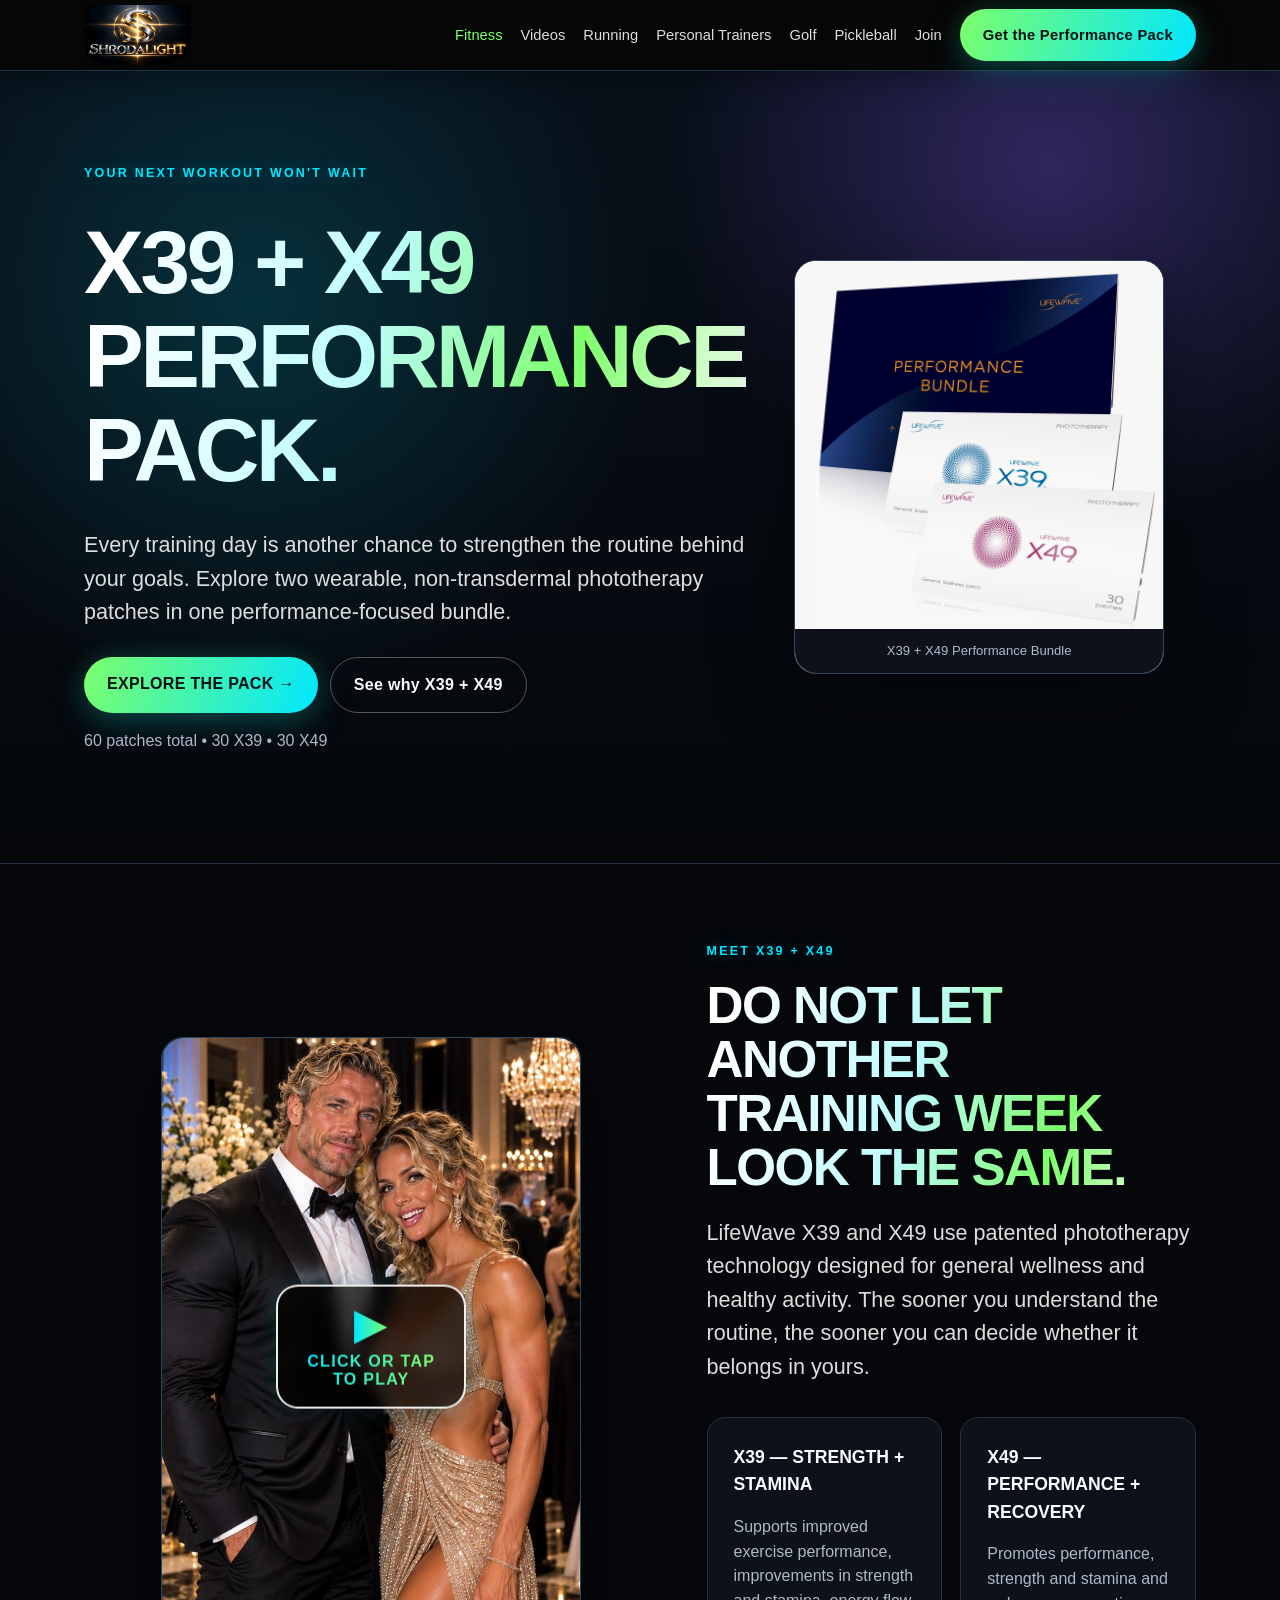
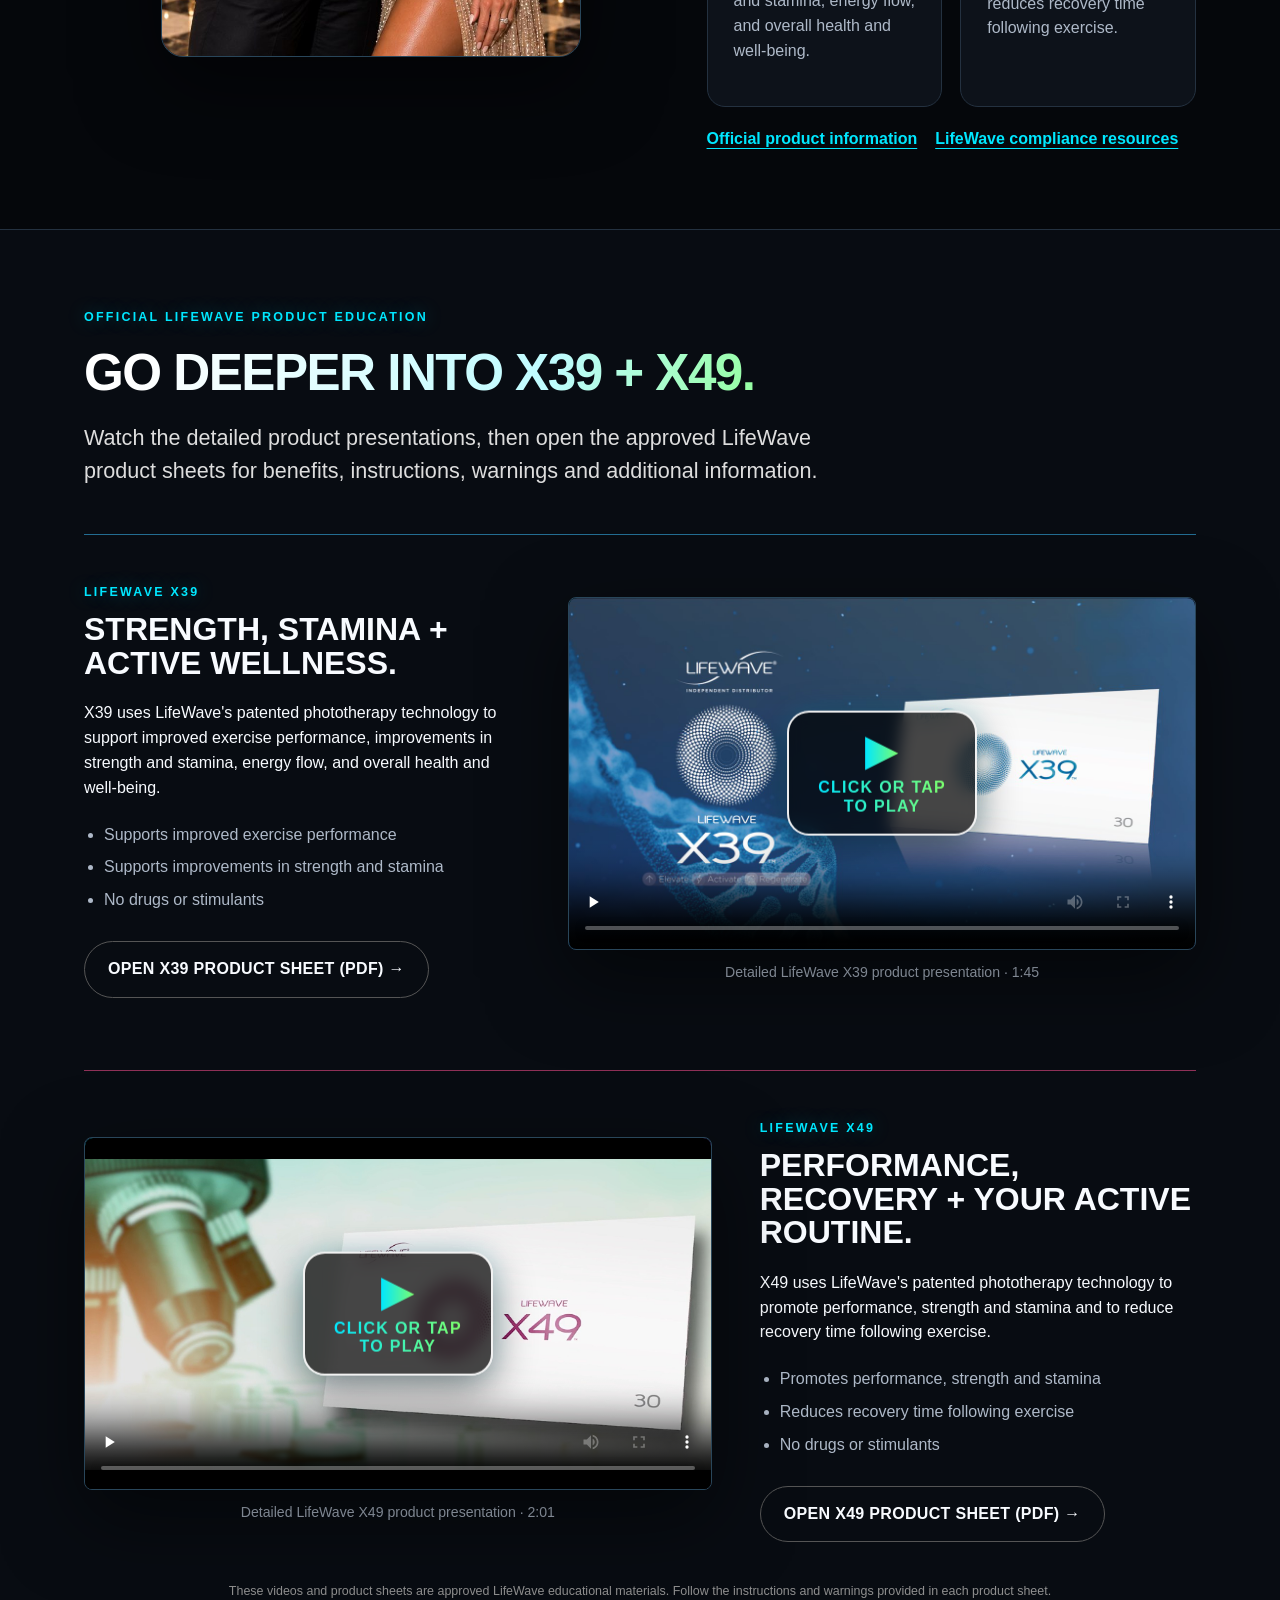
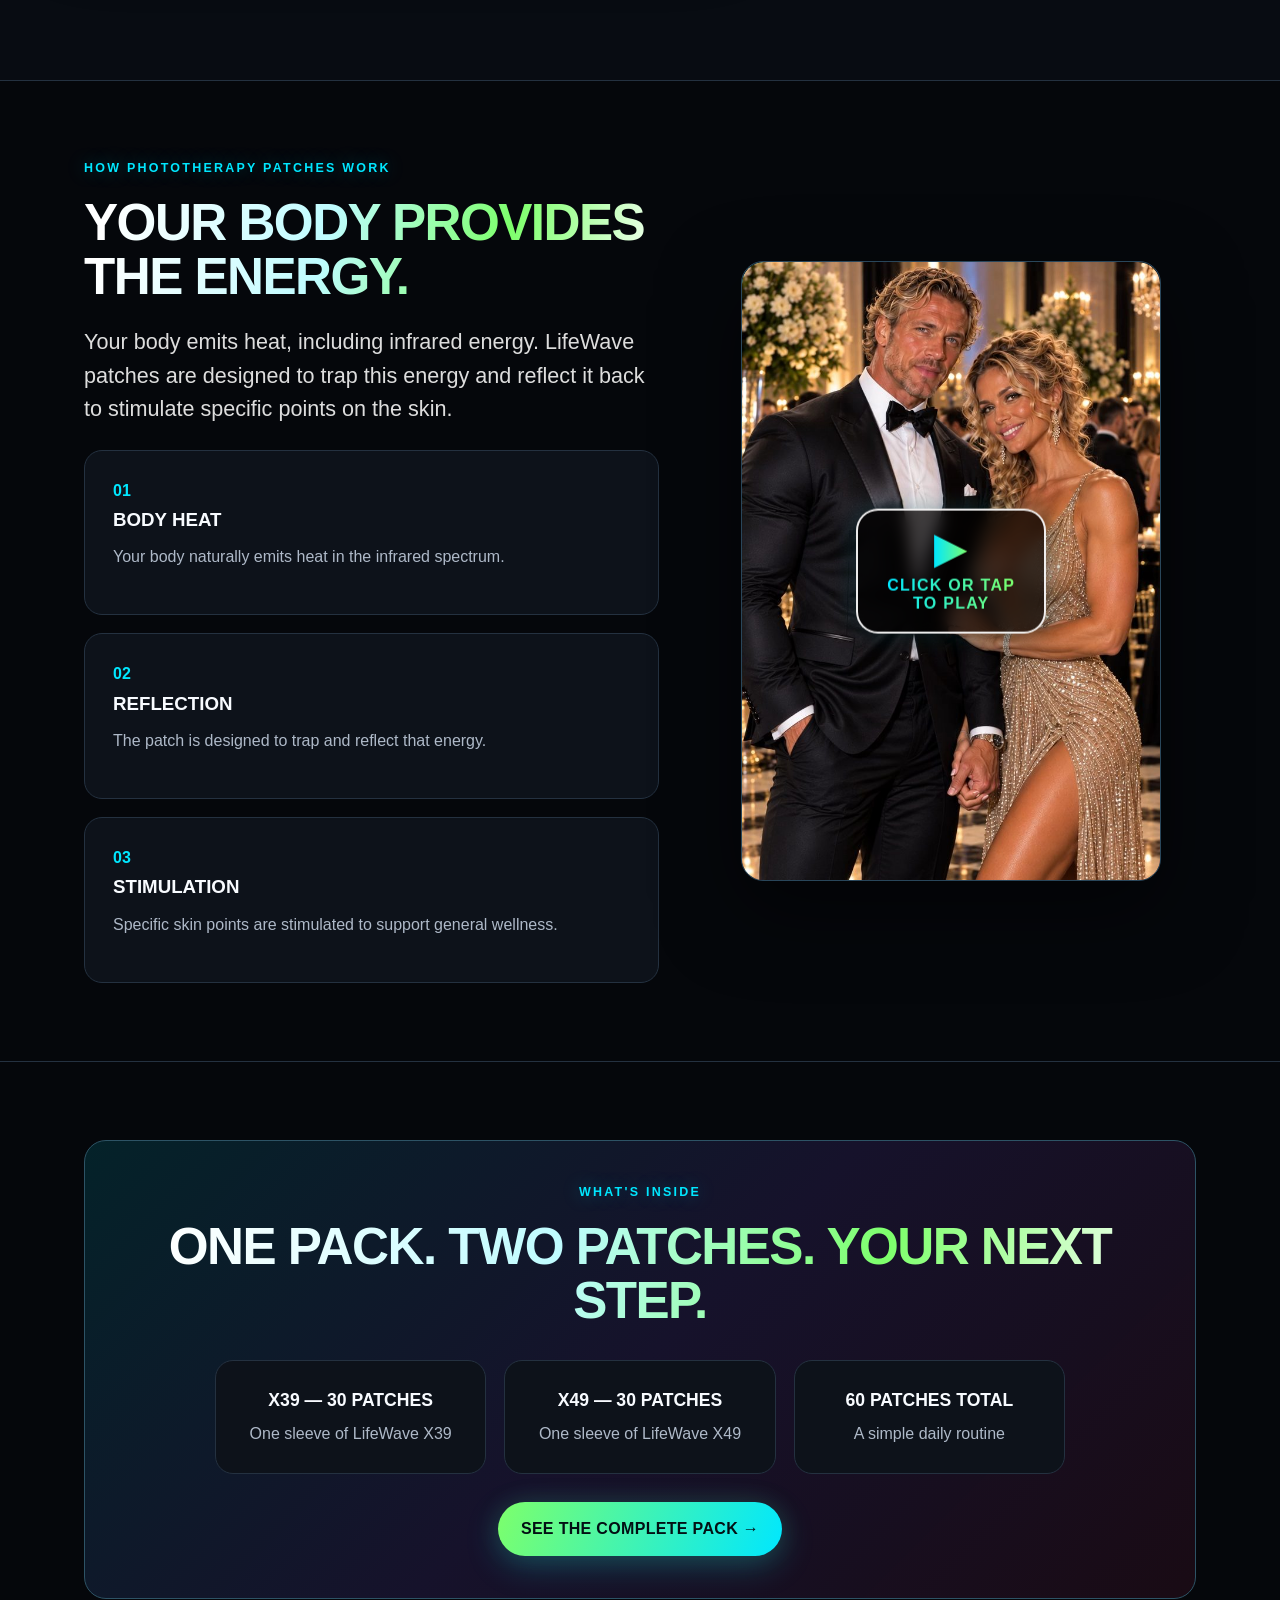
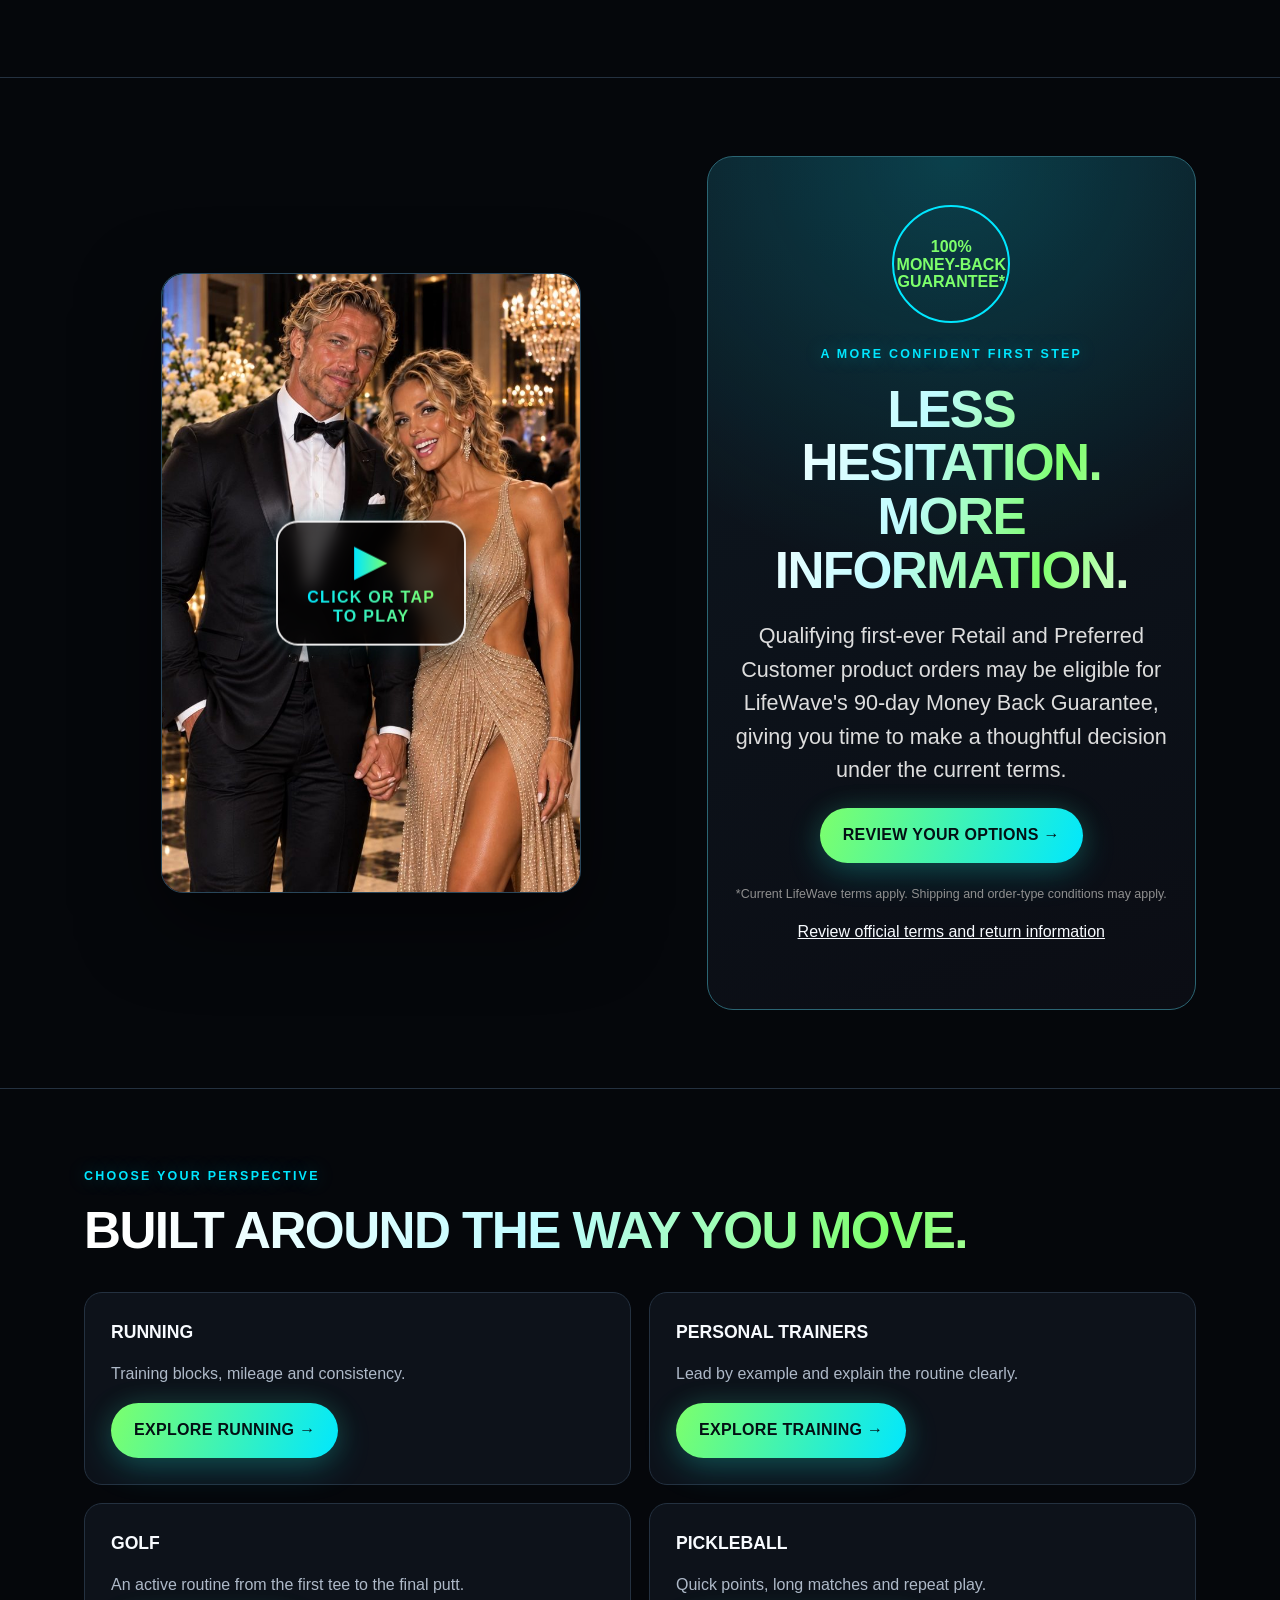
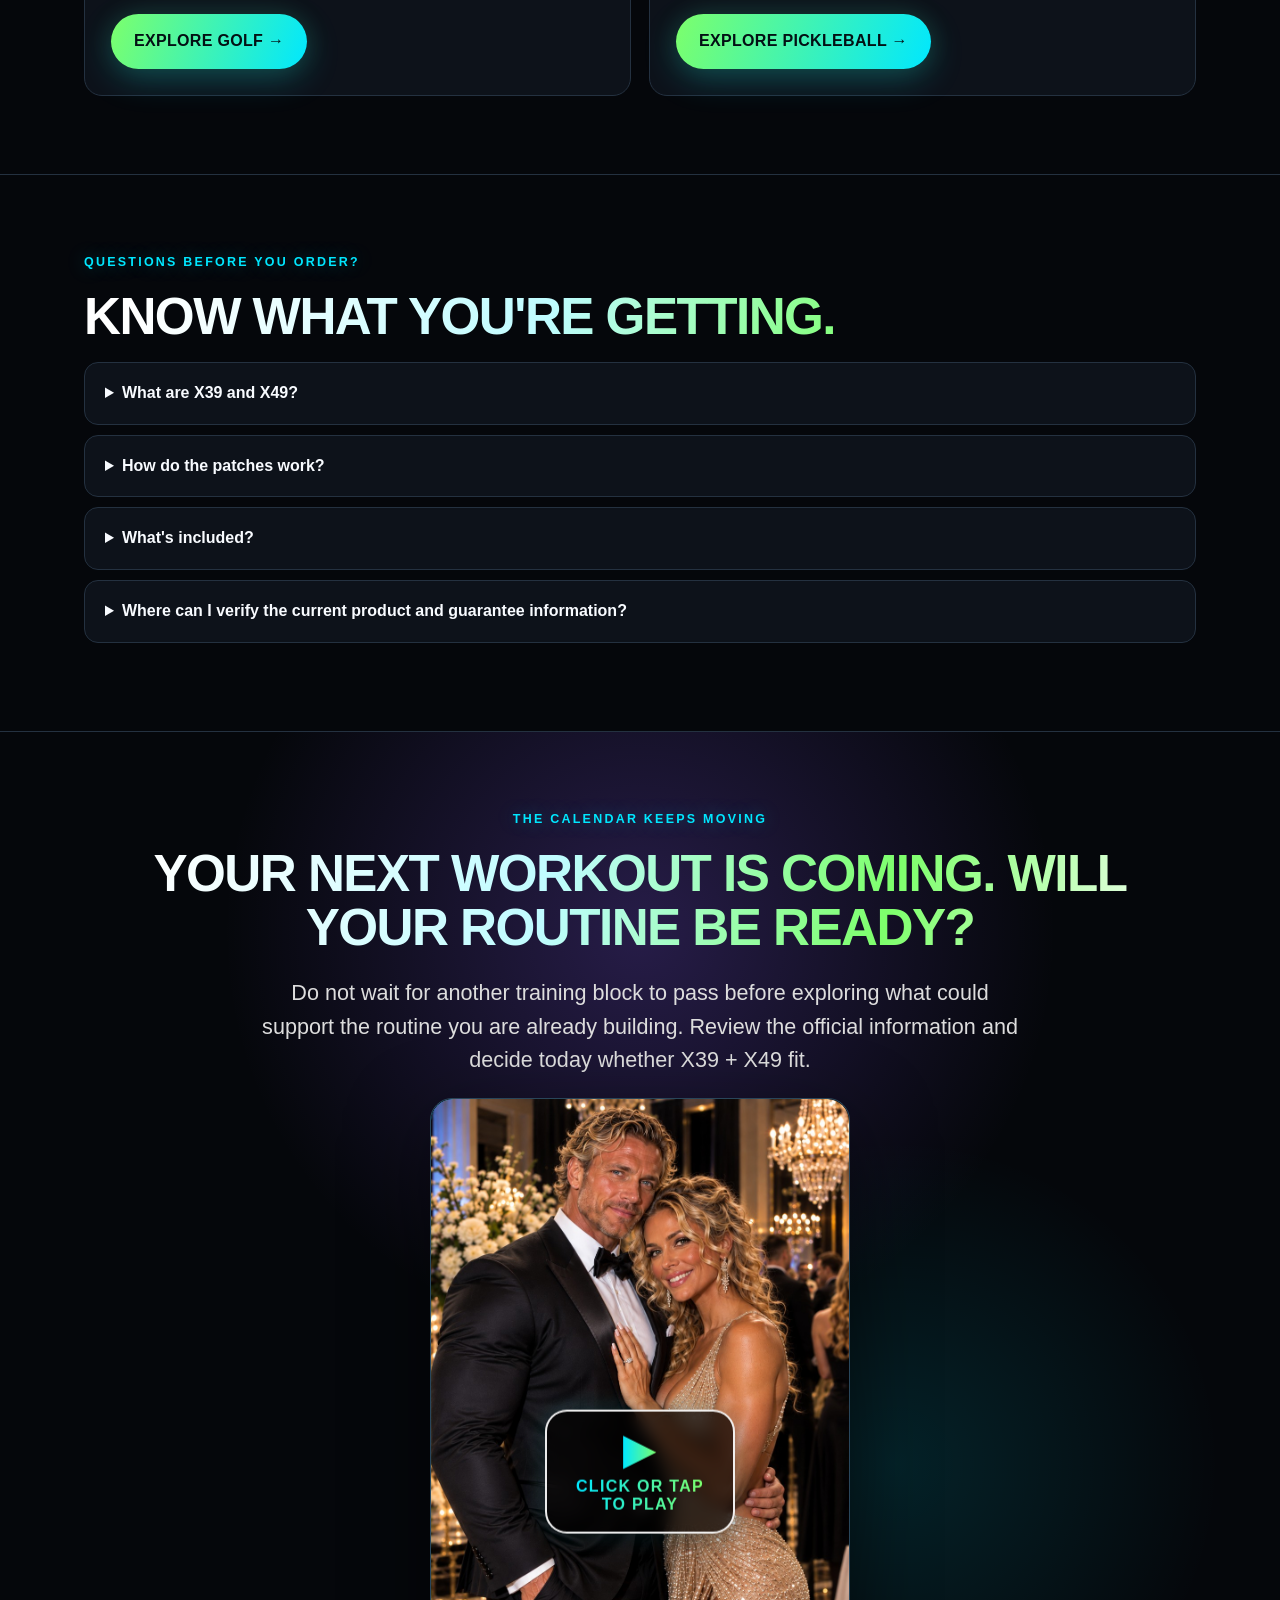
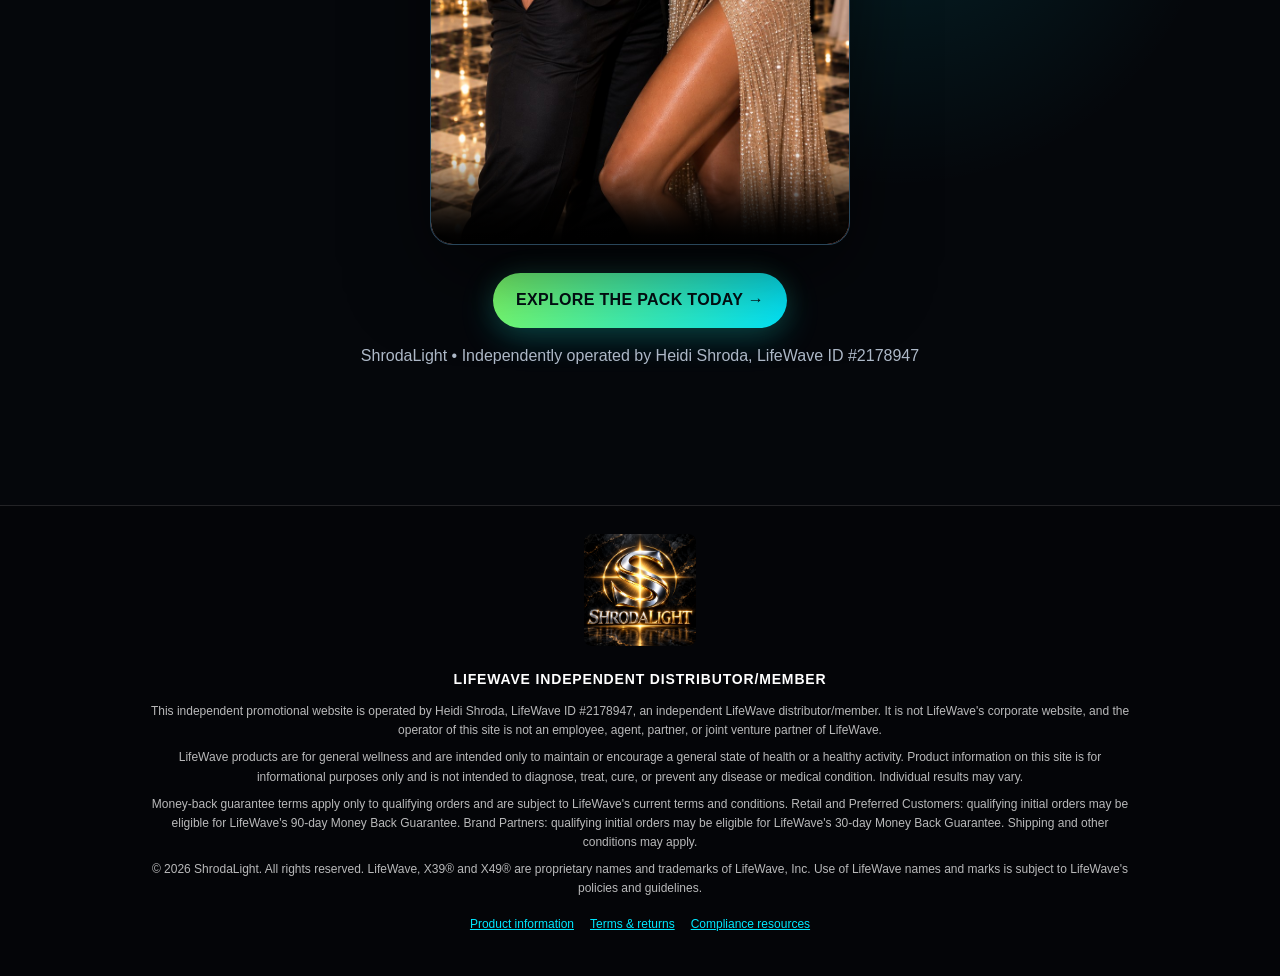
<file: index.html>
<!DOCTYPE html>
<html lang="en">
<head>
<meta charset="UTF-8">
<meta name="viewport" content="width=device-width, initial-scale=1.0">
<title>ShrodaLight | X39 + X49 Performance Pack</title>
<meta name="description" content="Discover the LifeWave X39 + X49 Performance Pack for strength, stamina, exercise performance and an active lifestyle.">
<link rel="canonical" href="https://www.shrodalight.com/">
<link rel="icon" href="Logo1x1.png" type="image/png">
<meta property="og:type" content="website">
<meta property="og:site_name" content="ShrodaLight">
<meta property="og:title" content="ShrodaLight | X39 + X49 Performance Pack">
<meta property="og:description" content="Discover the LifeWave X39 + X49 Performance Pack for strength, stamina, exercise performance and an active lifestyle.">
<meta property="og:url" content="https://www.shrodalight.com/">
<meta property="og:image" content="https://www.shrodalight.com/Fitness1.jpg">
<meta name="twitter:card" content="summary_large_image">
<meta name="twitter:title" content="ShrodaLight | X39 + X49 Performance Pack">
<meta name="twitter:description" content="Discover the LifeWave X39 + X49 Performance Pack for strength, stamina, exercise performance and an active lifestyle.">
<meta name="twitter:image" content="https://www.shrodalight.com/Fitness1.jpg">
<script type="application/ld+json">{"@context":"https://schema.org","@type":"WebPage","name":"ShrodaLight | X39 + X49 Performance Pack","description":"Discover the LifeWave X39 + X49 Performance Pack for strength, stamina, exercise performance and an active lifestyle.","url":"https://www.shrodalight.com/","isPartOf":{"@type":"WebSite","name":"ShrodaLight","url":"https://www.shrodalight.com/","logo":"https://www.shrodalight.com/Logo1x1.png"}}</script>
<link rel="stylesheet" href="assets/css/styles.css">
<script src="assets/js/main.js" defer></script>
</head>
<body>
<header class="topbar">
  <div class="wrap nav">
    <a class="brand" href="index.html" aria-label="ShrodaLight home"><img class="brand-logo" src="LogoWide.png" alt="ShrodaLight" width="1672" height="940"></a><button class="nav-toggle" type="button" aria-label="Open navigation" aria-controls="site-navigation" aria-expanded="false"><span aria-hidden="true"></span><span aria-hidden="true"></span><span aria-hidden="true"></span></button>
    <nav class="navlinks" id="site-navigation" aria-label="Primary navigation">
      <a href="index.html#discover" aria-current="page">Fitness</a>
      <a href="#product-videos">Videos</a>
      <a href="Running.html">Running</a>
      <a href="PersonalTrainer.html">Personal Trainers</a>
      <a href="Golf.html">Golf</a>
      <a href="Pickleball.html">Pickleball</a>
      <a href="Join.html">Join</a>
      <a class="btn" href="https://lifewave.com/2178947/store/product/111121-US-CP?featureProduct=true" target="_blank" rel="noopener">Get the Performance Pack</a>
    </nav>
  </div>
</header>


<main>
<section class="hero">
  <div class="wrap hero-grid">
    <div>
      <div class="eyebrow">Your next workout won't wait</div>
      <h1>X39 + X49<br>PERFORMANCE PACK.</h1>
      <p class="lead">Every training day is another chance to strengthen the routine behind your goals. Explore two wearable, non-transdermal phototherapy patches in one performance-focused bundle.</p>
      <div class="actions"><a class="btn" href="https://lifewave.com/2178947/store/product/111121-US-CP?featureProduct=true" target="_blank" rel="noopener">EXPLORE THE PACK →</a><a class="btn secondary" href="#discover">See why X39 + X49</a></div>
      <p class="muted">60 patches total • 30 X39 • 30 X49</p>
    </div>
    <figure class="product-visual">
      <img src="X49_X39_USA.png" alt="LifeWave X39 and X49 Performance Bundle packaging" width="3000" height="3000">
      <figcaption>X39 + X49 Performance Bundle</figcaption>
    </figure>
  </div>
</section>

<section class="section" id="discover">
  <div class="wrap split">
    <div class="video"><video controls playsinline preload="none" poster="Fitness1.jpg" aria-label="Fitness 1 video"><source src="Fitness1.mp4" type="video/mp4"><track src="captions/Fitness1.vtt" kind="captions" srclang="en" label="English">Your browser does not support the video tag.</video></div>
    <div>
      <div class="eyebrow">Meet X39 + X49</div>
      <h2>DO NOT LET ANOTHER TRAINING WEEK LOOK THE SAME.</h2>
      <p class="lead">LifeWave X39 and X49 use patented phototherapy technology designed for general wellness and healthy activity. The sooner you understand the routine, the sooner you can decide whether it belongs in yours.</p>
      <div class="cards product-cards">
        <div class="card"><strong>X39 — STRENGTH + STAMINA</strong><p class="muted">Supports improved exercise performance, improvements in strength and stamina, energy flow, and overall health and well-being.</p></div>
        <div class="card"><strong>X49 — PERFORMANCE + RECOVERY</strong><p class="muted">Promotes performance, strength and stamina and reduces recovery time following exercise.</p></div>
      </div>
      <div class="source-links"><a href="https://lifewave.com/2178947/store/product/111121-US-CP?featureProduct=true" target="_blank" rel="noopener">Official product information</a><a href="https://www.lifewave.com/lifewaveinc/home/compliance" target="_blank" rel="noopener">LifeWave compliance resources</a></div>
    </div>
  </div>
</section>

<section class="section product-education" id="product-videos">
  <div class="wrap">
    <div class="eyebrow">Official LifeWave product education</div>
    <h2>GO DEEPER INTO X39 + X49.</h2>
    <p class="lead">Watch the detailed product presentations, then open the approved LifeWave product sheets for benefits, instructions, warnings and additional information.</p>

    <div class="product-library">
      <article class="product-resource product-x39">
        <div class="product-copy">
          <div class="eyebrow">LifeWave X39</div>
          <h3>STRENGTH, STAMINA + ACTIVE WELLNESS.</h3>
          <p>X39 uses LifeWave's patented phototherapy technology to support improved exercise performance, improvements in strength and stamina, energy flow, and overall health and well-being.</p>
          <ul class="product-points">
            <li>Supports improved exercise performance</li>
            <li>Supports improvements in strength and stamina</li>
            <li>No drugs or stimulants</li>
          </ul>
          <div class="actions"><a class="btn secondary document-link" href="LifewaveX39.pdf" target="_blank" rel="noopener" aria-label="Open the LifeWave X39 product sheet PDF">OPEN X39 PRODUCT SHEET (PDF) →</a></div>
        </div>
        <div class="product-media">
          <div class="video product-video"><video controls playsinline preload="none" poster="LifewaveX39.jpg" aria-label="Detailed LifeWave X39 product video"><source src="LifewaveX39.mp4" type="video/mp4">Your browser does not support the video tag.</video></div>
          <p class="media-note">Detailed LifeWave X39 product presentation · 1:45</p>
        </div>
      </article>

      <article class="product-resource product-x49 reverse">
        <div class="product-copy">
          <div class="eyebrow">LifeWave X49</div>
          <h3>PERFORMANCE, RECOVERY + YOUR ACTIVE ROUTINE.</h3>
          <p>X49 uses LifeWave's patented phototherapy technology to promote performance, strength and stamina and to reduce recovery time following exercise.</p>
          <ul class="product-points">
            <li>Promotes performance, strength and stamina</li>
            <li>Reduces recovery time following exercise</li>
            <li>No drugs or stimulants</li>
          </ul>
          <div class="actions"><a class="btn secondary document-link" href="LifewaveX49.pdf" target="_blank" rel="noopener" aria-label="Open the LifeWave X49 product sheet PDF">OPEN X49 PRODUCT SHEET (PDF) →</a></div>
        </div>
        <div class="product-media">
          <div class="video product-video"><video controls playsinline preload="none" poster="LifewaveX49.jpg" aria-label="Detailed LifeWave X49 product video"><source src="LifewaveX49.mp4" type="video/mp4">Your browser does not support the video tag.</video></div>
          <p class="media-note">Detailed LifeWave X49 product presentation · 2:01</p>
        </div>
      </article>
    </div>

    <p class="disclaimer product-resource-note">These videos and product sheets are approved LifeWave educational materials. Follow the instructions and warnings provided in each product sheet.</p>
  </div>
</section>

<section class="section">
  <div class="wrap split">
    <div>
      <div class="eyebrow">How phototherapy patches work</div>
      <h2>YOUR BODY PROVIDES THE ENERGY.</h2>
      <p class="lead">Your body emits heat, including infrared energy. LifeWave patches are designed to trap this energy and reflect it back to stimulate specific points on the skin.</p>
      <div class="steps compact-steps">
        <div class="step"><h3>BODY HEAT</h3><p class="muted">Your body naturally emits heat in the infrared spectrum.</p></div>
        <div class="step"><h3>REFLECTION</h3><p class="muted">The patch is designed to trap and reflect that energy.</p></div>
        <div class="step"><h3>STIMULATION</h3><p class="muted">Specific skin points are stimulated to support general wellness.</p></div>
      </div>
    </div>
    <div class="video"><video controls playsinline preload="none" poster="Fitness4.jpg" aria-label="Fitness 4 video"><source src="Fitness4.mp4" type="video/mp4"><track src="captions/Fitness4.vtt" kind="captions" srclang="en" label="English">Your browser does not support the video tag.</video></div>
  </div>
</section>

<section class="section" id="pack-contents">
  <div class="wrap">
    <div class="statement">
      <div class="eyebrow">What's inside</div>
      <h2>ONE PACK. TWO PATCHES. YOUR NEXT STEP.</h2>
      <div class="cards pack-cards">
        <div class="card"><strong>X39 — 30 PATCHES</strong><span class="muted">One sleeve of LifeWave X39</span></div>
        <div class="card"><strong>X49 — 30 PATCHES</strong><span class="muted">One sleeve of LifeWave X49</span></div>
        <div class="card"><strong>60 PATCHES TOTAL</strong><span class="muted">A simple daily routine</span></div>
      </div>
      <div class="actions centered"><a class="btn" href="https://lifewave.com/2178947/store/product/111121-US-CP?featureProduct=true" target="_blank" rel="noopener">SEE THE COMPLETE PACK →</a></div>
    </div>
  </div>
</section>

<section class="section">
  <div class="wrap split">
    <div class="video"><video controls playsinline preload="none" poster="Fitness6.jpg" aria-label="Fitness 6 video"><source src="Fitness6.mp4" type="video/mp4"><track src="captions/Fitness6.vtt" kind="captions" srclang="en" label="English">Your browser does not support the video tag.</video></div>
    <div class="guarantee">
      <div class="seal">100%<br>MONEY-BACK<br>GUARANTEE*</div>
      <div class="eyebrow">A more confident first step</div>
      <h2>LESS HESITATION. MORE INFORMATION.</h2>
      <p class="lead">Qualifying first-ever Retail and Preferred Customer product orders may be eligible for LifeWave's 90-day Money Back Guarantee, giving you time to make a thoughtful decision under the current terms.</p>
      <a class="btn" href="https://lifewave.com/2178947/store/product/111121-US-CP?featureProduct=true" target="_blank" rel="noopener">REVIEW YOUR OPTIONS →</a>
      <p class="disclaimer">*Current LifeWave terms apply. Shipping and order-type conditions may apply.</p>
      <p><a href="https://www.lifewave.com/lifewaveinc/home/terms-of-use" target="_blank" rel="noopener">Review official terms and return information</a></p>
    </div>
  </div>
</section>

<section class="section" id="sports">
  <div class="wrap">
    <div class="eyebrow">Choose your perspective</div>
    <h2>BUILT AROUND THE WAY YOU MOVE.</h2>
    <div class="cards audience-cards">
      <div class="card"><strong>RUNNING</strong><p class="muted">Training blocks, mileage and consistency.</p><a class="btn" href="Running.html">EXPLORE RUNNING →</a></div>
      <div class="card"><strong>PERSONAL TRAINERS</strong><p class="muted">Lead by example and explain the routine clearly.</p><a class="btn" href="PersonalTrainer.html">EXPLORE TRAINING →</a></div>
      <div class="card"><strong>GOLF</strong><p class="muted">An active routine from the first tee to the final putt.</p><a class="btn" href="Golf.html">EXPLORE GOLF →</a></div>
      <div class="card"><strong>PICKLEBALL</strong><p class="muted">Quick points, long matches and repeat play.</p><a class="btn" href="Pickleball.html">EXPLORE PICKLEBALL →</a></div>
    </div>
  </div>
</section>

<section class="section faq" id="faq">
  <div class="wrap">
    <div class="eyebrow">Questions before you order?</div>
    <h2>KNOW WHAT YOU'RE GETTING.</h2>
    <details><summary>What are X39 and X49?</summary><p class="muted">X39 and X49 are wearable, non-transdermal phototherapy patches. X39 supports improved exercise performance and improvements in strength and stamina. X49 promotes performance, strength and stamina and reduces recovery time following exercise.</p></details>
    <details><summary>How do the patches work?</summary><p class="muted">LifeWave patches are designed to trap infrared energy emitted by the body and reflect it back to stimulate specific points on the skin.</p></details>
    <details><summary>What's included?</summary><p class="muted">The Performance Pack contains one sleeve of X39 and one sleeve of X49: 30 patches each and 60 patches total.</p></details>
    <details><summary>Where can I verify the current product and guarantee information?</summary><p class="muted">Use the official resources below for current details.</p><div class="source-links"><a href="https://lifewave.com/2178947/store/product/111121-US-CP?featureProduct=true" target="_blank" rel="noopener">Product information</a><a href="https://www.lifewave.com/lifewaveinc/home/terms-of-use" target="_blank" rel="noopener">Terms and returns</a><a href="https://www.lifewave.com/lifewaveinc/home/compliance" target="_blank" rel="noopener">Compliance resources</a></div></details>
  </div>
</section>

<section class="section final">
  <div class="wrap">
    <div class="eyebrow">The calendar keeps moving</div>
    <h2>YOUR NEXT WORKOUT IS COMING. WILL YOUR ROUTINE BE READY?</h2>
    <p class="lead centered-copy">Do not wait for another training block to pass before exploring what could support the routine you are already building. Review the official information and decide today whether X39 + X49 fit.</p>
    <div class="video wide"><video controls playsinline preload="none" poster="Fitness7.jpg" aria-label="Fitness 7 video"><source src="Fitness7.mp4" type="video/mp4"><track src="captions/Fitness7.vtt" kind="captions" srclang="en" label="English">Your browser does not support the video tag.</video></div>
    <div class="actions centered"><a class="btn" href="https://lifewave.com/2178947/store/product/111121-US-CP?featureProduct=true" target="_blank" rel="noopener">EXPLORE THE PACK TODAY →</a></div>
    <p class="muted">ShrodaLight • Independently operated by Heidi Shroda, LifeWave ID #2178947</p>
  </div>
</section>
</main>


<footer class="compliance-footer">
  <a class="footer-brand" href="index.html" aria-label="ShrodaLight home"><img src="Logo1x1.png" alt="ShrodaLight" width="1254" height="1254" loading="lazy"></a>
  <div class="independent">LifeWave Independent Distributor/Member</div>
  <p>This independent promotional website is operated by Heidi Shroda, LifeWave ID #2178947, an independent LifeWave distributor/member. It is not LifeWave's corporate website, and the operator of this site is not an employee, agent, partner, or joint venture partner of LifeWave.</p>
  <p>LifeWave products are for general wellness and are intended only to maintain or encourage a general state of health or a healthy activity. Product information on this site is for informational purposes only and is not intended to diagnose, treat, cure, or prevent any disease or medical condition. Individual results may vary.</p>
  <p>Money-back guarantee terms apply only to qualifying orders and are subject to LifeWave's current terms and conditions. Retail and Preferred Customers: qualifying initial orders may be eligible for LifeWave's 90-day Money Back Guarantee. Brand Partners: qualifying initial orders may be eligible for LifeWave's 30-day Money Back Guarantee. Shipping and other conditions may apply.</p>
  <p>© 2026 ShrodaLight. All rights reserved. LifeWave, X39® and X49® are proprietary names and trademarks of LifeWave, Inc. Use of LifeWave names and marks is subject to LifeWave's policies and guidelines.</p>
  <p class="resource-links"><a href="https://lifewave.com/2178947/store/product/111121-US-CP?featureProduct=true" target="_blank" rel="noopener">Product information</a><a href="https://www.lifewave.com/lifewaveinc/home/terms-of-use" target="_blank" rel="noopener">Terms &amp; returns</a><a href="https://www.lifewave.com/lifewaveinc/home/compliance" target="_blank" rel="noopener">Compliance resources</a></p>
</footer>

</body>
</html>
</file>
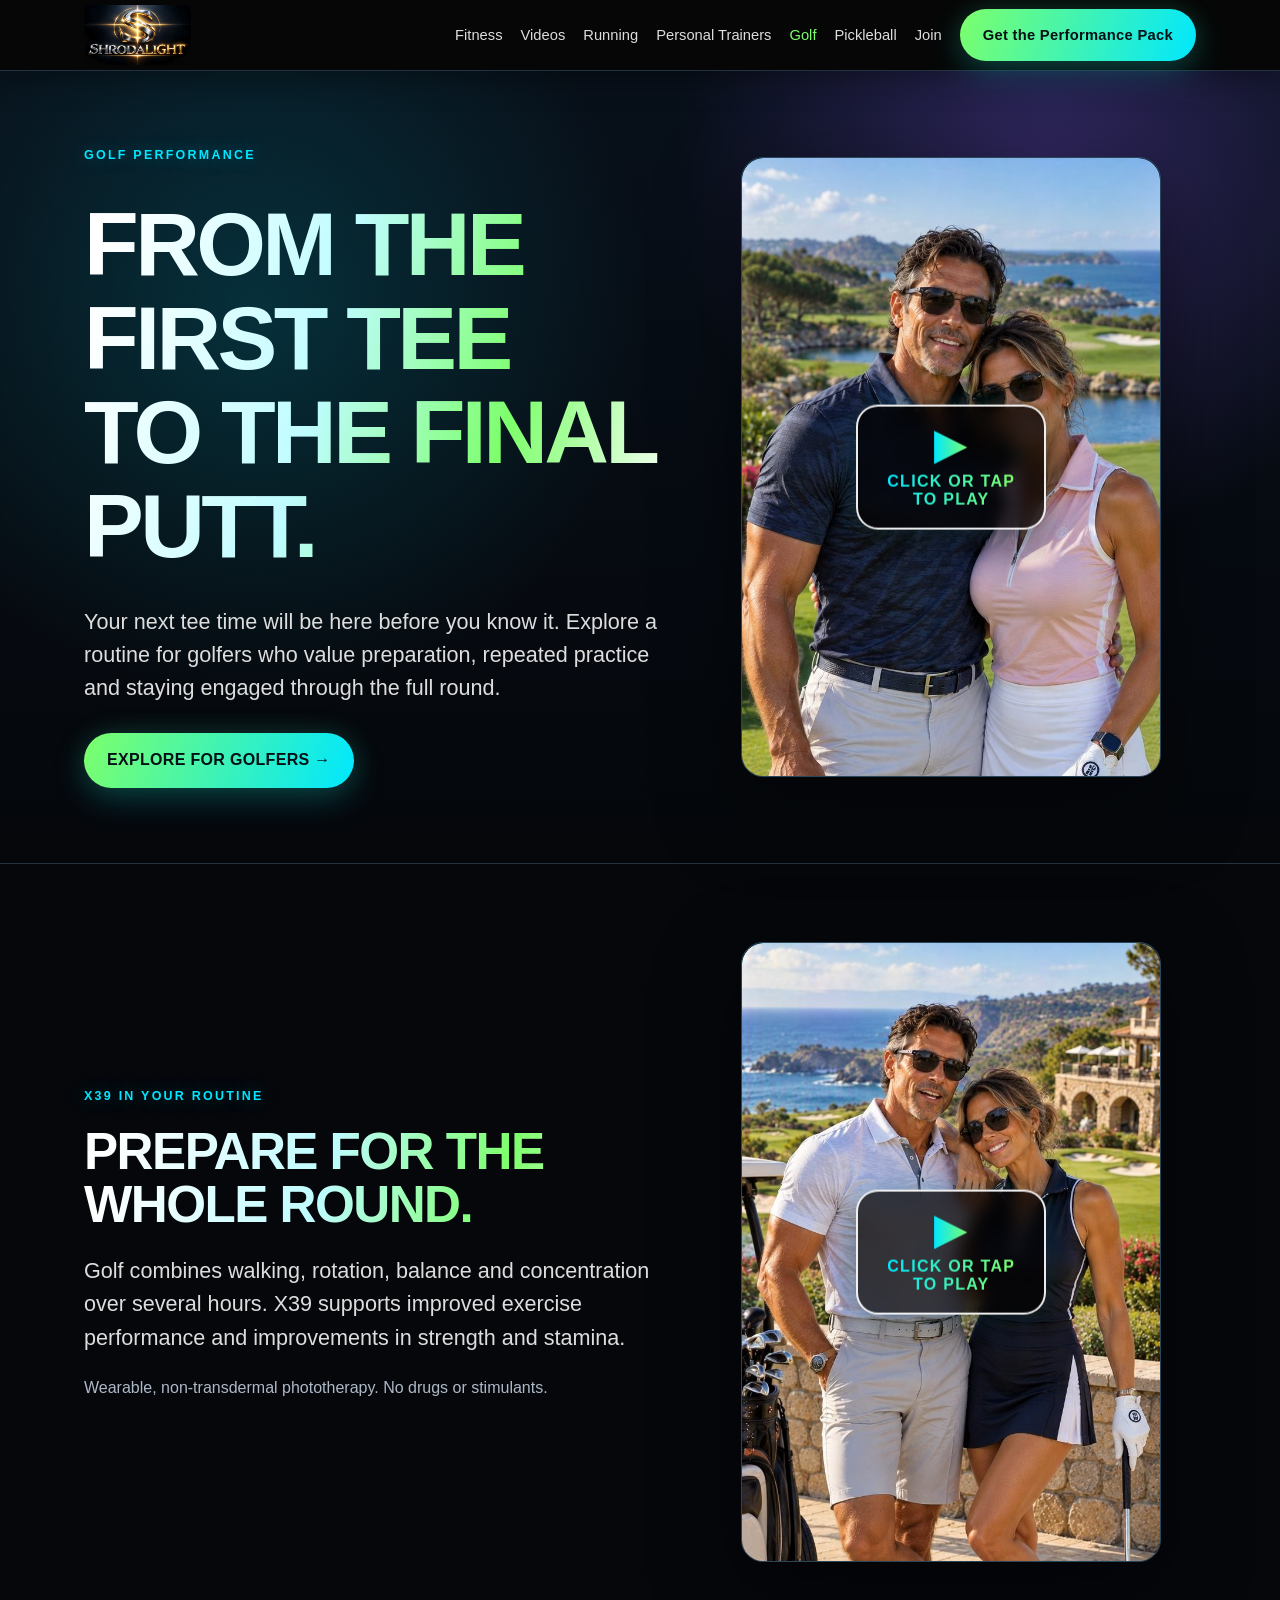
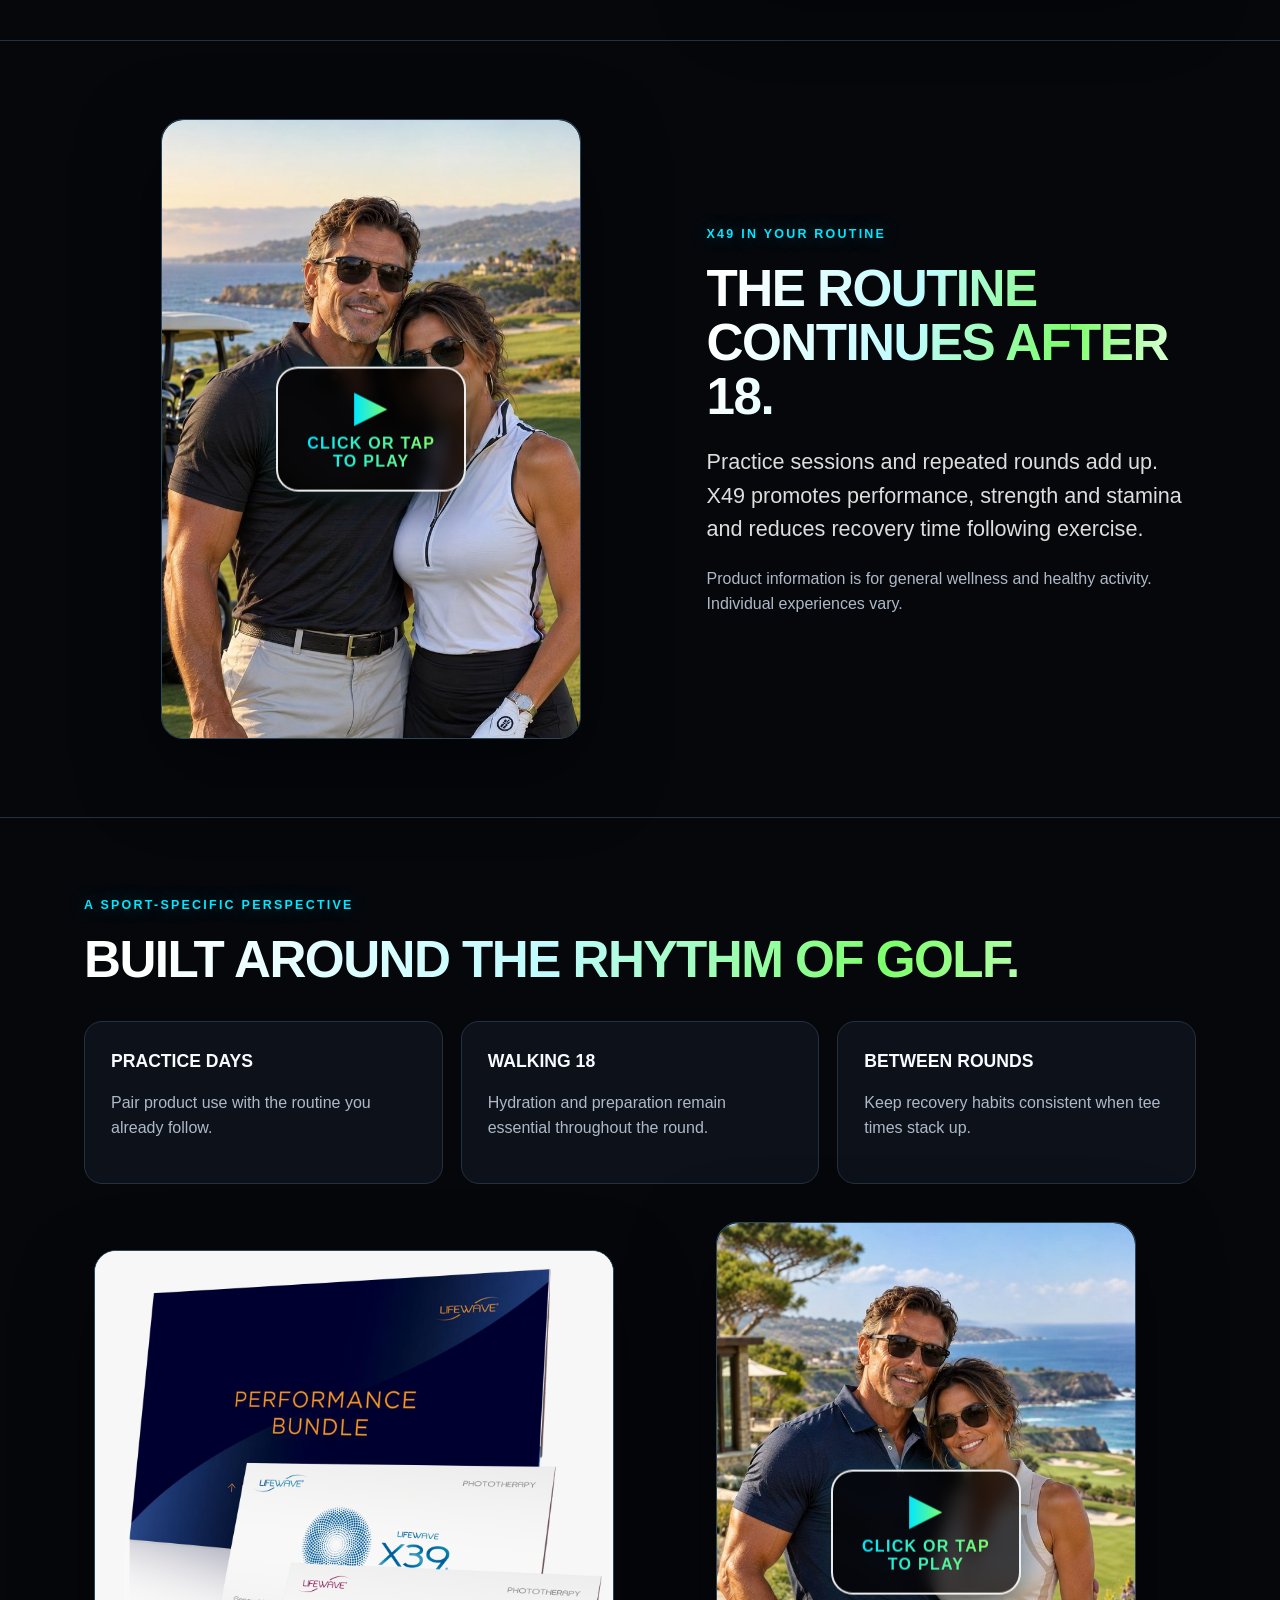
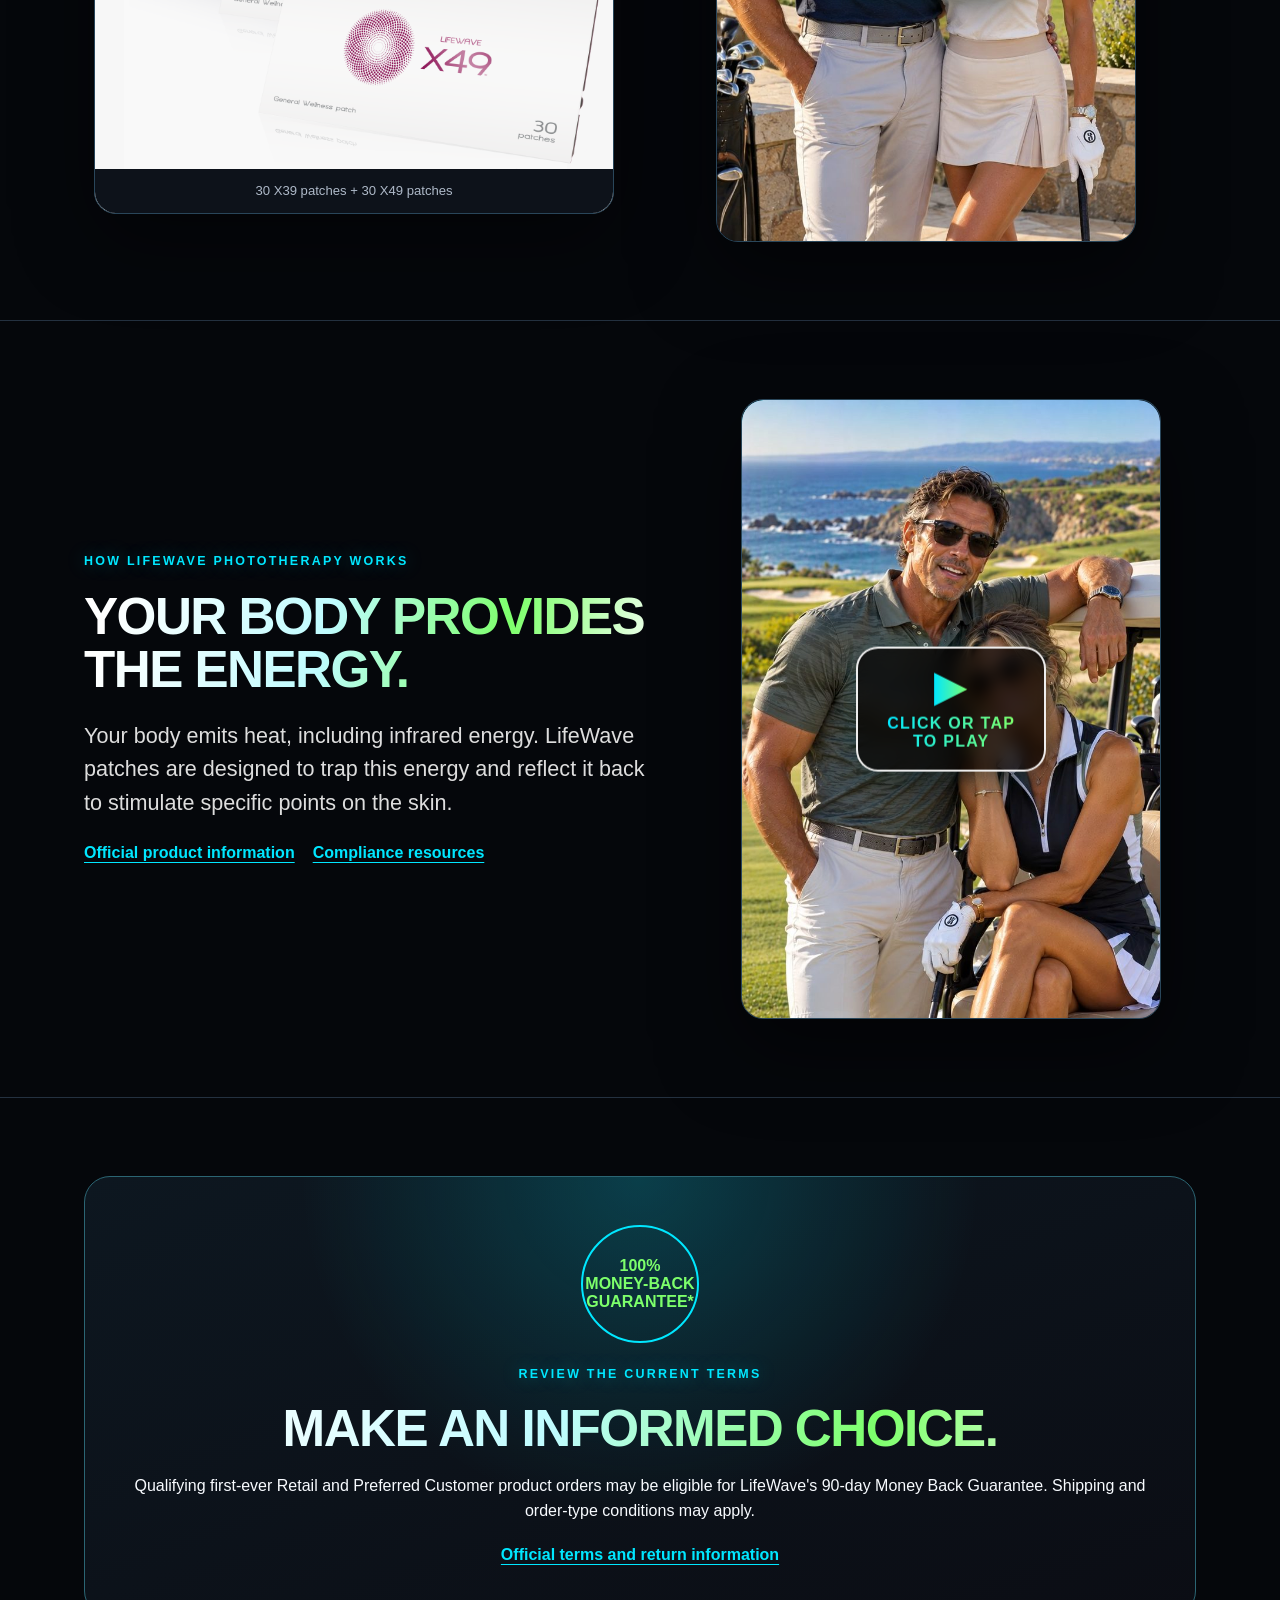
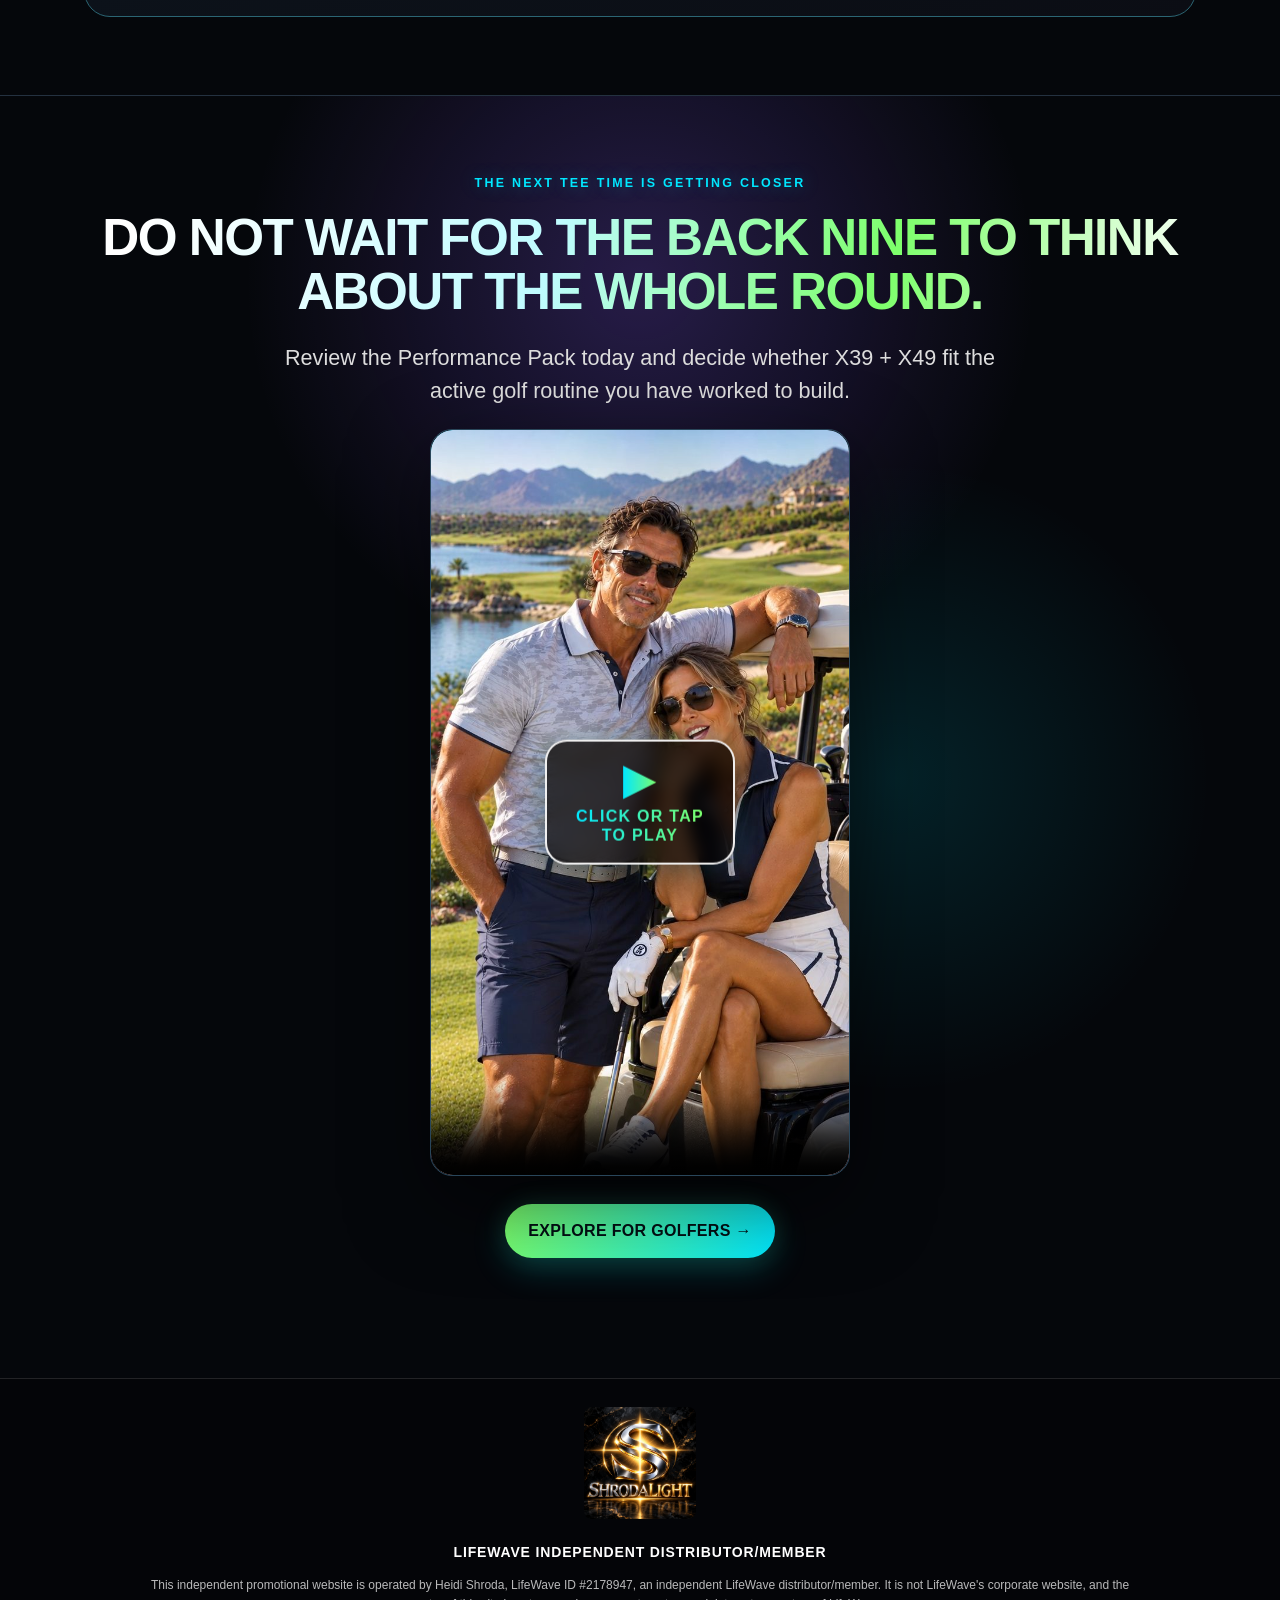
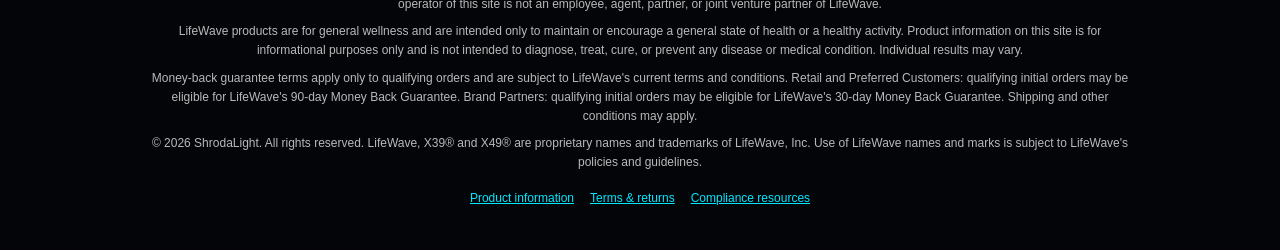
<file: Golf.html>
<!DOCTYPE html><html lang="en"><head><meta charset="UTF-8"><meta name="viewport" content="width=device-width,initial-scale=1">
<title>X39 + X49 for Golfers | ShrodaLight</title>
<meta name="description" content="Explore LifeWave X39 and X49 for golfers focused on exercise performance, strength, stamina and an active lifestyle.">
<link rel="canonical" href="https://www.shrodalight.com/Golf.html">
<link rel="icon" href="Logo1x1.png" type="image/png">
<meta property="og:type" content="website">
<meta property="og:site_name" content="ShrodaLight">
<meta property="og:title" content="X39 + X49 for Golfers | ShrodaLight">
<meta property="og:description" content="Explore LifeWave X39 and X49 for golfers focused on exercise performance, strength, stamina and an active lifestyle.">
<meta property="og:url" content="https://www.shrodalight.com/Golf.html">
<meta property="og:image" content="https://www.shrodalight.com/Golf1.jpg">
<meta name="twitter:card" content="summary_large_image">
<meta name="twitter:title" content="X39 + X49 for Golfers | ShrodaLight">
<meta name="twitter:description" content="Explore LifeWave X39 and X49 for golfers focused on exercise performance, strength, stamina and an active lifestyle.">
<meta name="twitter:image" content="https://www.shrodalight.com/Golf1.jpg">
<script type="application/ld+json">{"@context":"https://schema.org","@type":"WebPage","name":"X39 + X49 for Golfers | ShrodaLight","description":"Explore LifeWave X39 and X49 for golfers focused on exercise performance, strength, stamina and an active lifestyle.","url":"https://www.shrodalight.com/Golf.html","isPartOf":{"@type":"WebSite","name":"ShrodaLight","url":"https://www.shrodalight.com/","logo":"https://www.shrodalight.com/Logo1x1.png"}}</script><link rel="stylesheet" href="assets/css/styles.css">
<script src="assets/js/main.js" defer></script></head><body>
<header class="topbar"><div class="wrap nav"><a class="brand" href="index.html" aria-label="ShrodaLight home"><img class="brand-logo" src="LogoWide.png" alt="ShrodaLight" width="1672" height="940"></a><button class="nav-toggle" type="button" aria-label="Open navigation" aria-controls="site-navigation" aria-expanded="false"><span aria-hidden="true"></span><span aria-hidden="true"></span><span aria-hidden="true"></span></button><nav class="navlinks" id="site-navigation" aria-label="Primary navigation">
      <a href="index.html#discover">Fitness</a>
      <a href="index.html#product-videos">Videos</a>
      <a href="Running.html">Running</a>
      <a href="PersonalTrainer.html">Personal Trainers</a>
      <a href="Golf.html" aria-current="page">Golf</a>
      <a href="Pickleball.html">Pickleball</a>
      <a href="Join.html">Join</a>
      <a class="btn" href="https://lifewave.com/2178947/store/product/111121-US-CP?featureProduct=true" target="_blank" rel="noopener">Get the Performance Pack</a>
    </nav></div></header>

<main>
<section class="hero"><div class="wrap hero-grid"><div><div class="eyebrow">Golf Performance</div><h1>FROM THE FIRST TEE<br>TO THE FINAL PUTT.</h1><p class="lead">Your next tee time will be here before you know it. Explore a routine for golfers who value preparation, repeated practice and staying engaged through the full round.</p><div class="actions"><a class="btn" href="https://lifewave.com/2178947/store/product/111121-US-CP?featureProduct=true" target="_blank" rel="noopener">EXPLORE FOR GOLFERS →</a></div></div><div class="video"><video controls playsinline preload="none" poster="Golf1.jpg" aria-label="Golf 1 video"><source src="Golf1.mp4" type="video/mp4"><track src="captions/Golf1.vtt" kind="captions" srclang="en" label="English">Your browser does not support the video tag.</video></div></div></section>

<section class="section"><div class="wrap split"><div><div class="eyebrow">X39 in your routine</div><h2>PREPARE FOR THE WHOLE ROUND.</h2><p class="lead">Golf combines walking, rotation, balance and concentration over several hours. X39 supports improved exercise performance and improvements in strength and stamina.</p><p class="muted">Wearable, non-transdermal phototherapy. No drugs or stimulants.</p></div><div class="video"><video controls playsinline preload="none" poster="Golf1b.jpg" aria-label="Golf 1b video"><source src="Golf1b.mp4" type="video/mp4"><track src="captions/Golf1b.vtt" kind="captions" srclang="en" label="English">Your browser does not support the video tag.</video></div></div></section>

<section class="section"><div class="wrap split"><div class="video"><video controls playsinline preload="none" poster="Golf2.jpg" aria-label="Golf 2 video"><source src="Golf2.mp4" type="video/mp4"><track src="captions/Golf2.vtt" kind="captions" srclang="en" label="English">Your browser does not support the video tag.</video></div><div><div class="eyebrow">X49 in your routine</div><h2>THE ROUTINE CONTINUES AFTER 18.</h2><p class="lead">Practice sessions and repeated rounds add up. X49 promotes performance, strength and stamina and reduces recovery time following exercise.</p><p class="muted">Product information is for general wellness and healthy activity. Individual experiences vary.</p></div></div></section>

<section class="section"><div class="wrap"><div class="eyebrow">A sport-specific perspective</div><h2>BUILT AROUND THE RHYTHM OF GOLF.</h2><div class="cards"><div class="card"><strong>PRACTICE DAYS</strong><p class="muted">Pair product use with the routine you already follow.</p></div><div class="card"><strong>WALKING 18</strong><p class="muted">Hydration and preparation remain essential throughout the round.</p></div><div class="card"><strong>BETWEEN ROUNDS</strong><p class="muted">Keep recovery habits consistent when tee times stack up.</p></div></div><div class="sport-media-row"><figure class="product-visual compact"><img src="X49_X39_USA.png" alt="LifeWave X39 and X49 Performance Bundle packaging" width="3000" height="3000"><figcaption>30 X39 patches + 30 X49 patches</figcaption></figure><div class="video"><video controls playsinline preload="none" poster="Golf3.jpg" aria-label="Golf 3 video"><source src="Golf3.mp4" type="video/mp4"><track src="captions/Golf3.vtt" kind="captions" srclang="en" label="English">Your browser does not support the video tag.</video></div></div></div></section>

<section class="section"><div class="wrap split"><div><div class="eyebrow">How LifeWave phototherapy works</div><h2>YOUR BODY PROVIDES THE ENERGY.</h2><p class="lead">Your body emits heat, including infrared energy. LifeWave patches are designed to trap this energy and reflect it back to stimulate specific points on the skin.</p><div class="source-links"><a href="https://lifewave.com/2178947/store/product/111121-US-CP?featureProduct=true" target="_blank" rel="noopener">Official product information</a><a href="https://www.lifewave.com/lifewaveinc/home/compliance" target="_blank" rel="noopener">Compliance resources</a></div></div><div class="video"><video controls playsinline preload="none" poster="Golf4.jpg" aria-label="Golf 4 video"><source src="Golf4.mp4" type="video/mp4"><track src="captions/Golf4.vtt" kind="captions" srclang="en" label="English">Your browser does not support the video tag.</video></div></div></section>

<section class="section"><div class="wrap"><div class="guarantee"><div class="seal">100%<br>MONEY-BACK<br>GUARANTEE*</div><div class="eyebrow">Review the current terms</div><h2>MAKE AN INFORMED CHOICE.</h2><p>Qualifying first-ever Retail and Preferred Customer product orders may be eligible for LifeWave's 90-day Money Back Guarantee. Shipping and order-type conditions may apply.</p><div class="source-links centered"><a href="https://www.lifewave.com/lifewaveinc/home/terms-of-use" target="_blank" rel="noopener">Official terms and return information</a></div></div></div></section>

<section class="section final"><div class="wrap"><div class="eyebrow">The next tee time is getting closer</div><h2>DO NOT WAIT FOR THE BACK NINE TO THINK ABOUT THE WHOLE ROUND.</h2><p class="lead centered-copy">Review the Performance Pack today and decide whether X39 + X49 fit the active golf routine you have worked to build.</p><div class="video wide"><video controls playsinline preload="none" poster="Golf5.jpg" aria-label="Golf 5 video"><source src="Golf5.mp4" type="video/mp4"><track src="captions/Golf5.vtt" kind="captions" srclang="en" label="English">Your browser does not support the video tag.</video></div><div class="actions centered"><a class="btn" href="https://lifewave.com/2178947/store/product/111121-US-CP?featureProduct=true" target="_blank" rel="noopener">EXPLORE FOR GOLFERS →</a></div></div></section>
</main>
<footer class="compliance-footer">
  <a class="footer-brand" href="index.html" aria-label="ShrodaLight home"><img src="Logo1x1.png" alt="ShrodaLight" width="1254" height="1254" loading="lazy"></a>
  <div class="independent">LifeWave Independent Distributor/Member</div>
  <p>This independent promotional website is operated by Heidi Shroda, LifeWave ID #2178947, an independent LifeWave distributor/member. It is not LifeWave's corporate website, and the operator of this site is not an employee, agent, partner, or joint venture partner of LifeWave.</p>
  <p>LifeWave products are for general wellness and are intended only to maintain or encourage a general state of health or a healthy activity. Product information on this site is for informational purposes only and is not intended to diagnose, treat, cure, or prevent any disease or medical condition. Individual results may vary.</p>
  <p>Money-back guarantee terms apply only to qualifying orders and are subject to LifeWave's current terms and conditions. Retail and Preferred Customers: qualifying initial orders may be eligible for LifeWave's 90-day Money Back Guarantee. Brand Partners: qualifying initial orders may be eligible for LifeWave's 30-day Money Back Guarantee. Shipping and other conditions may apply.</p>
  <p>© 2026 ShrodaLight. All rights reserved. LifeWave, X39® and X49® are proprietary names and trademarks of LifeWave, Inc. Use of LifeWave names and marks is subject to LifeWave's policies and guidelines.</p>
  <p class="resource-links"><a href="https://lifewave.com/2178947/store/product/111121-US-CP?featureProduct=true" target="_blank" rel="noopener">Product information</a><a href="https://www.lifewave.com/lifewaveinc/home/terms-of-use" target="_blank" rel="noopener">Terms &amp; returns</a><a href="https://www.lifewave.com/lifewaveinc/home/compliance" target="_blank" rel="noopener">Compliance resources</a></p>
</footer>

</body></html>
</file>
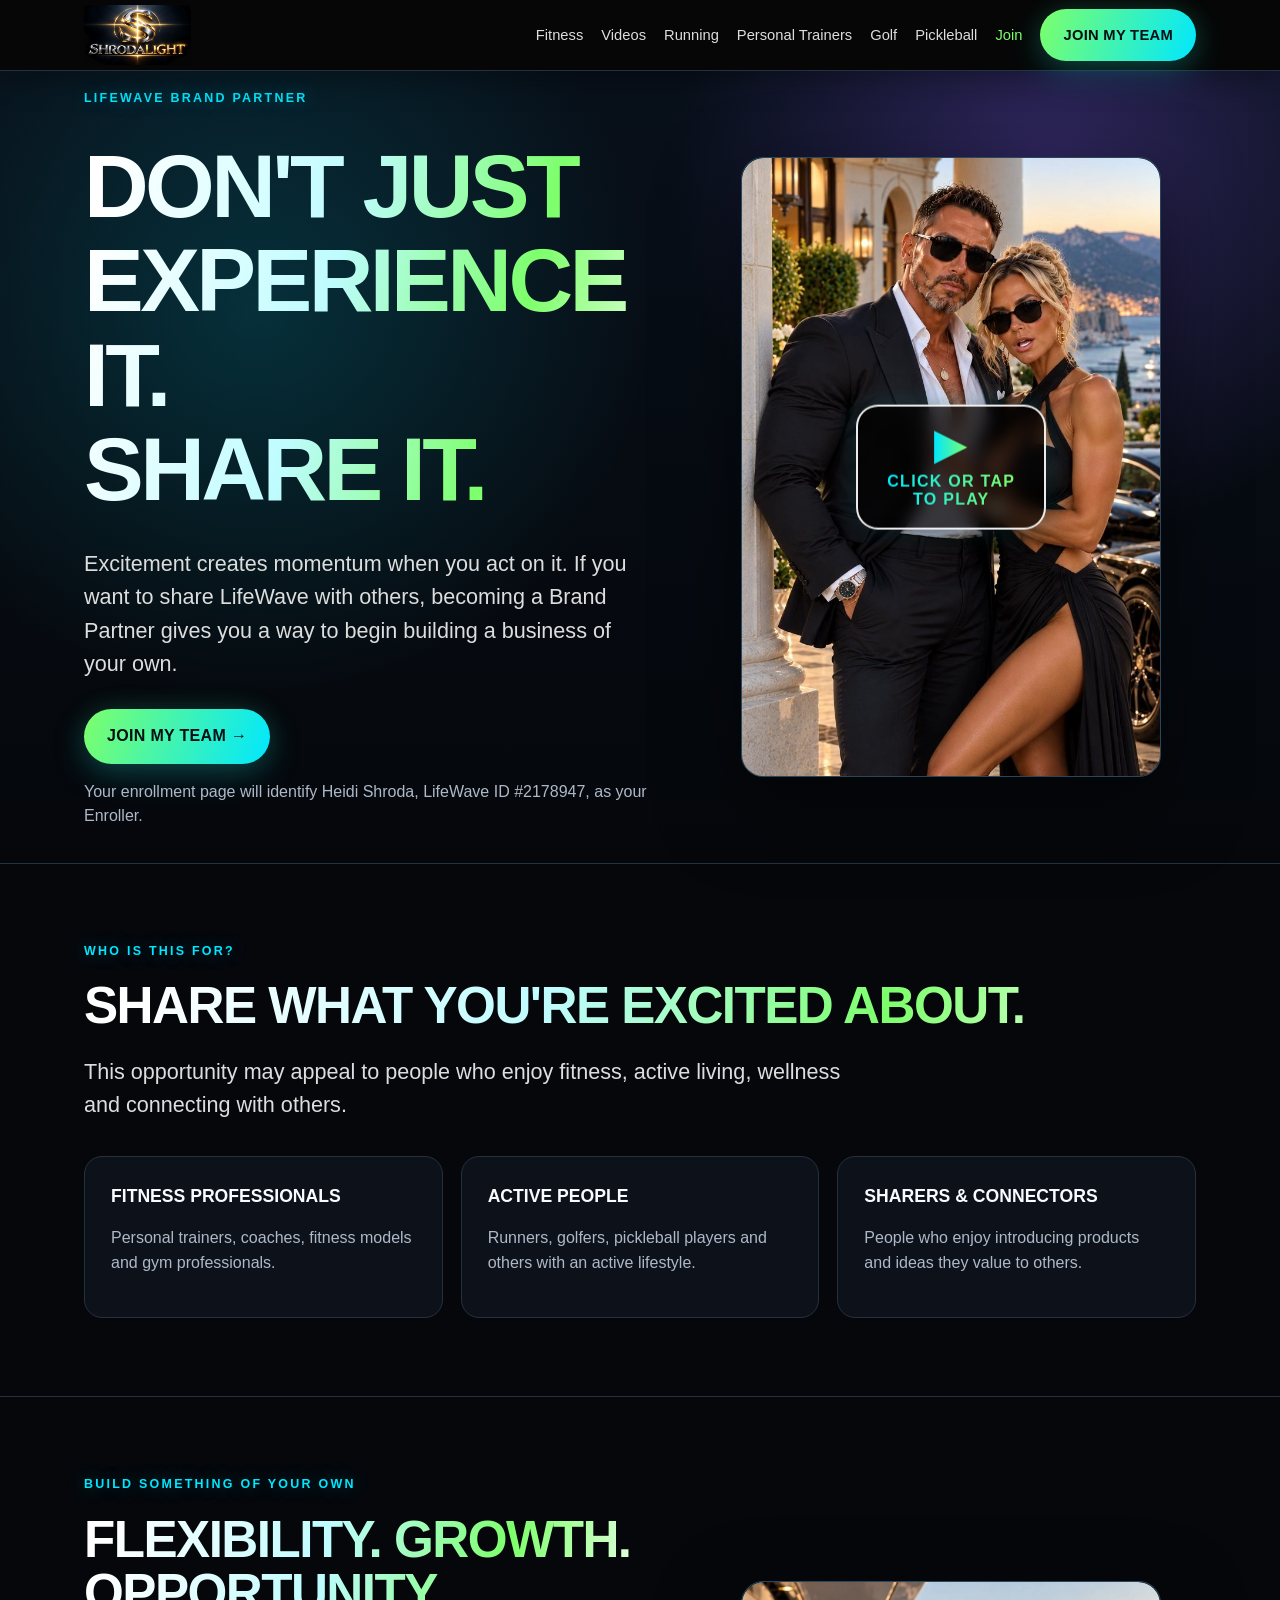
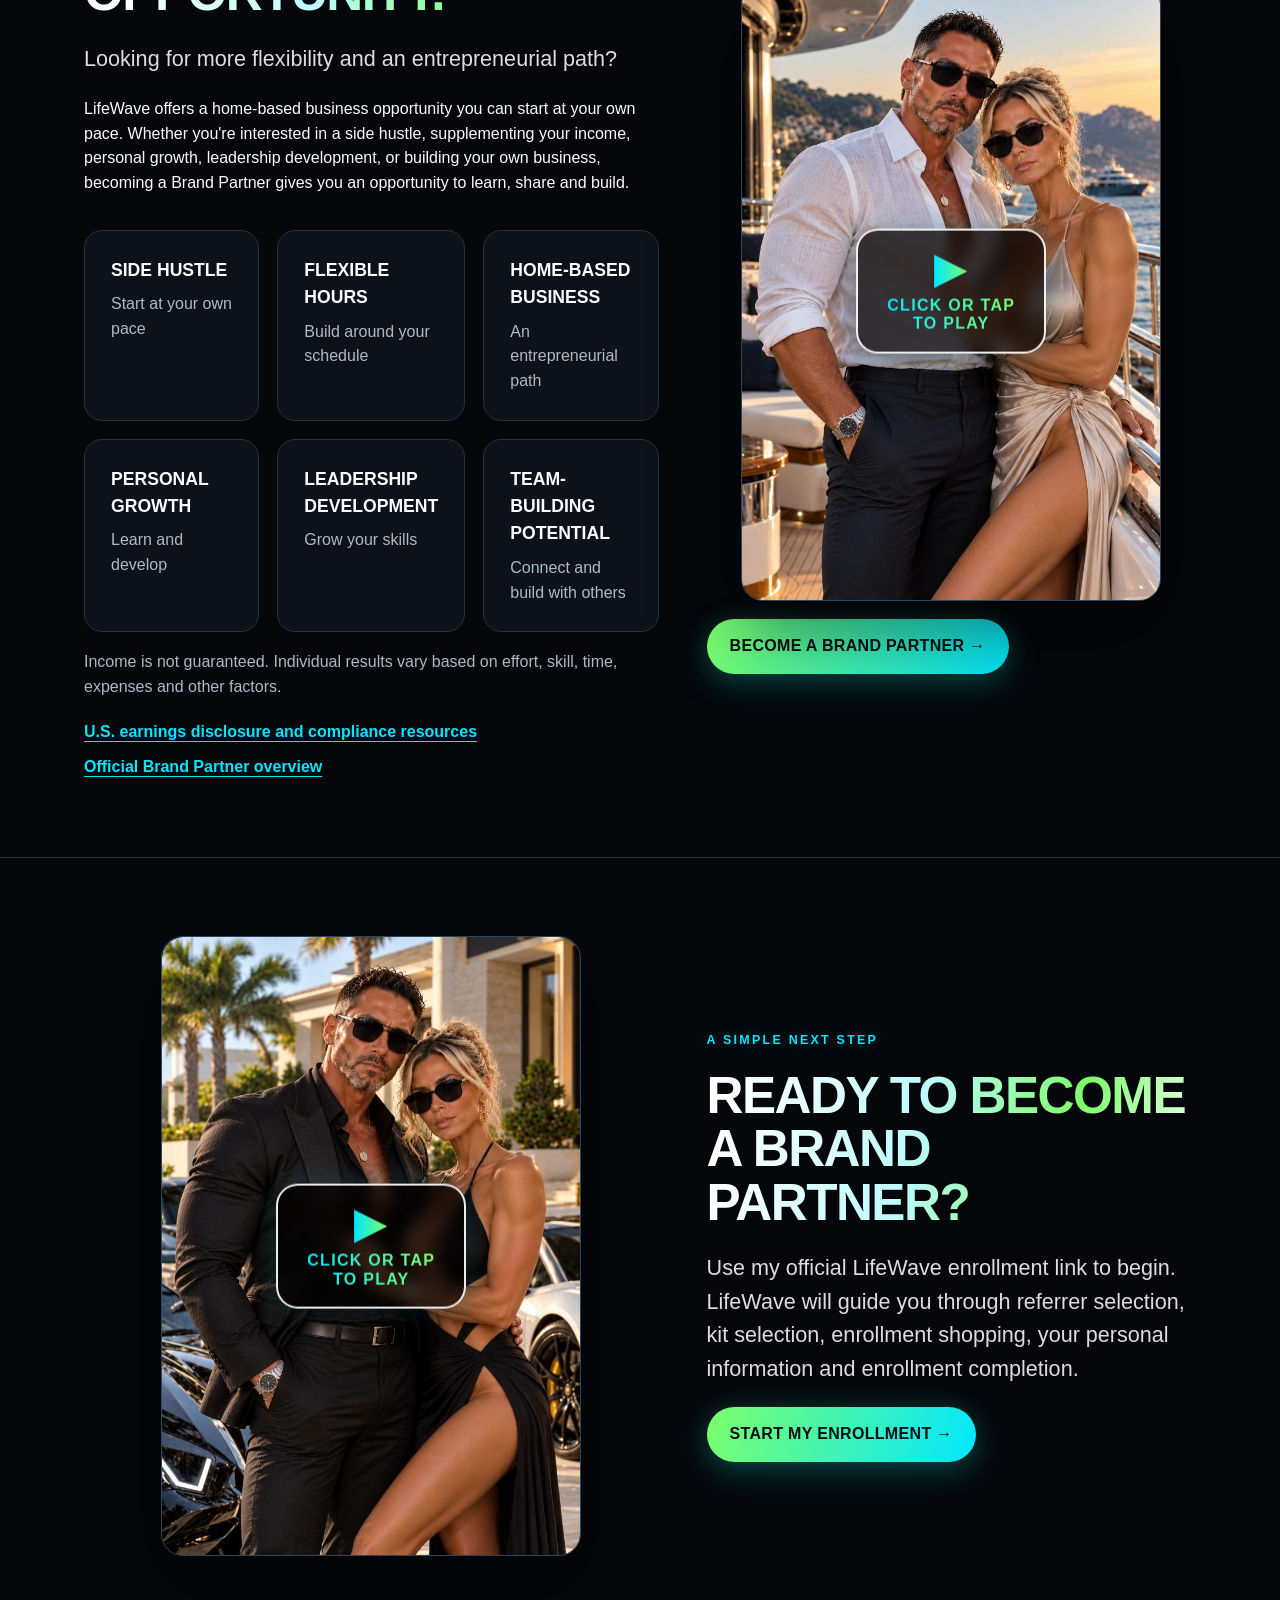
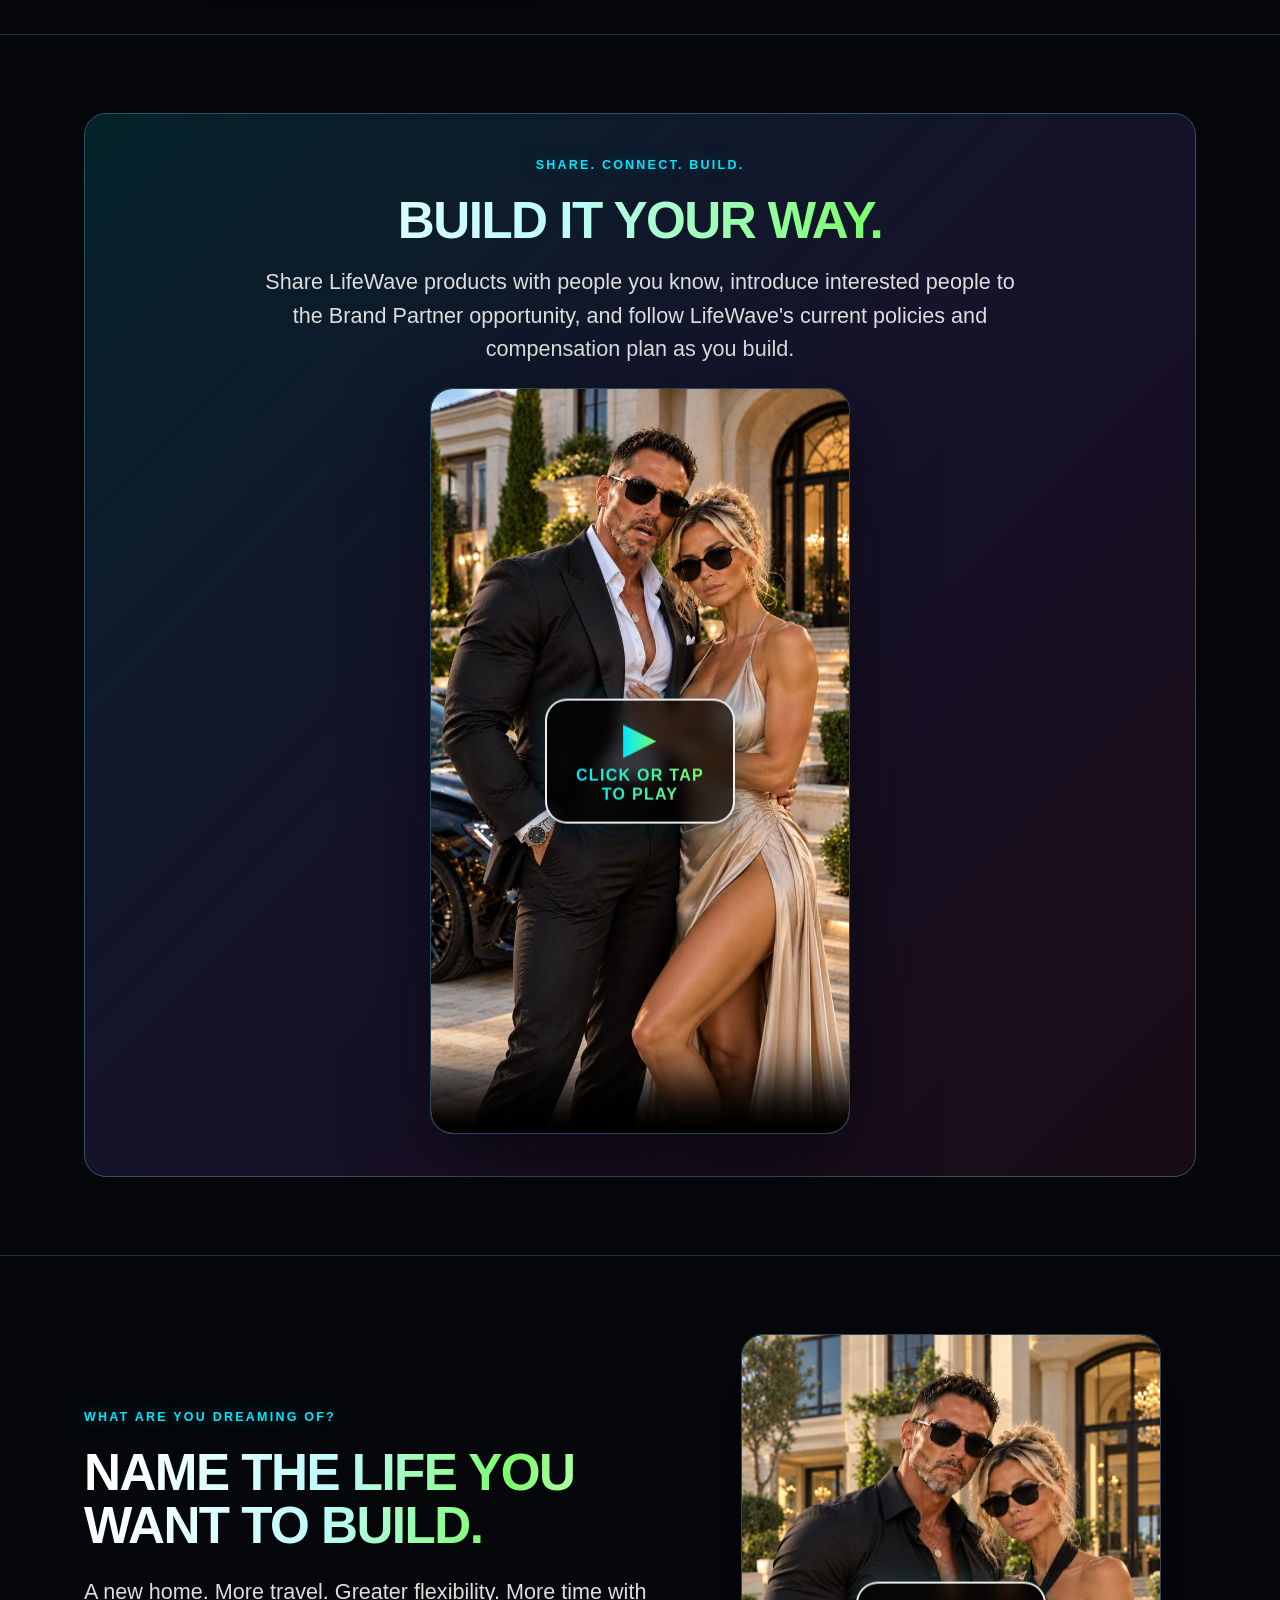
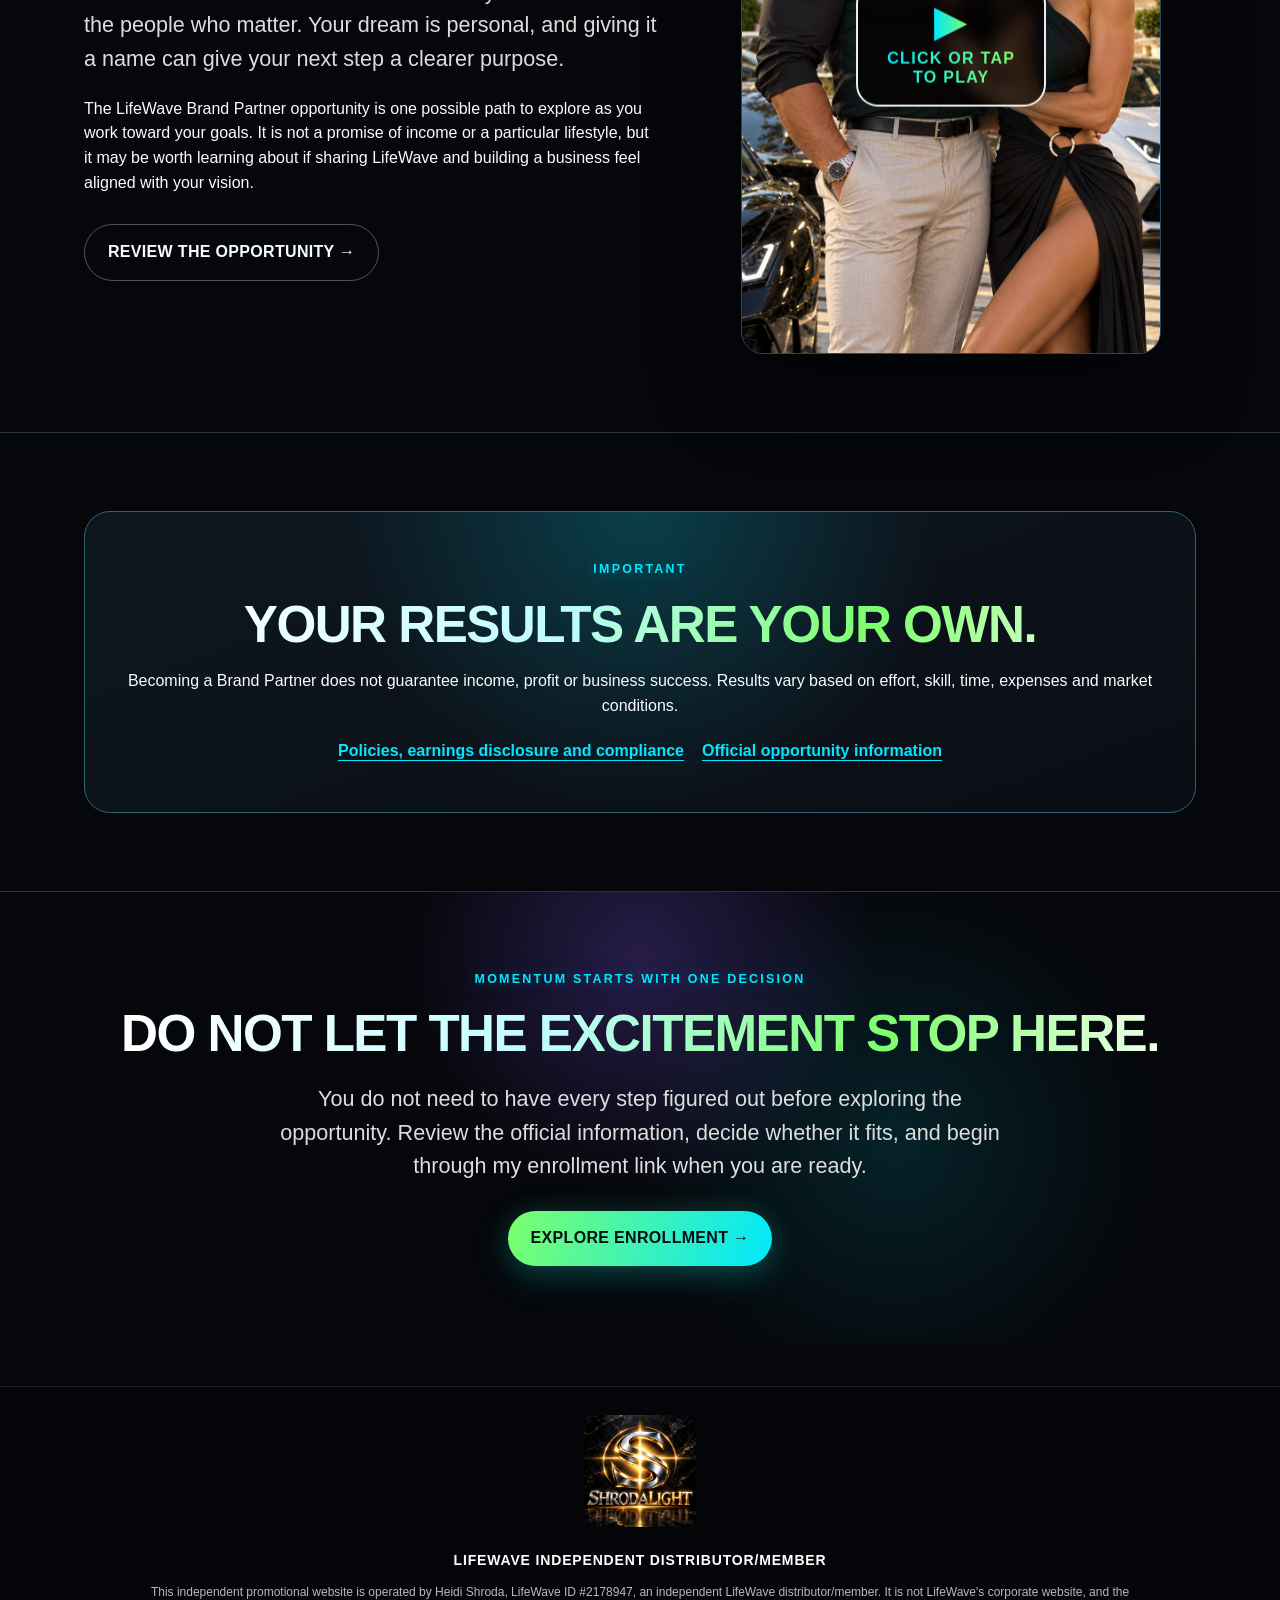
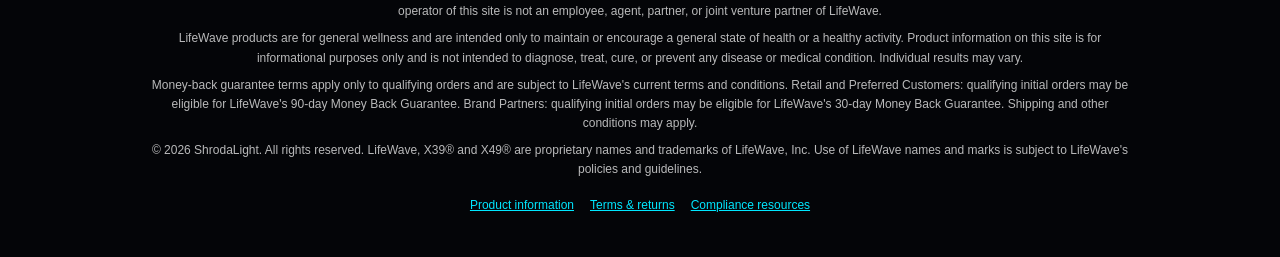
<file: Join.html>
<!DOCTYPE html>
<html lang="en">
<head>
<meta charset="UTF-8">
<meta name="viewport" content="width=device-width,initial-scale=1">
<title>Join My LifeWave Team | ShrodaLight</title>
<meta name="description" content="Learn about joining Heidi Shroda’s LifeWave team as an independent Brand Partner and review the official enrollment information.">
<link rel="canonical" href="https://www.shrodalight.com/Join.html">
<link rel="icon" href="Logo1x1.png" type="image/png">
<meta property="og:type" content="website">
<meta property="og:site_name" content="ShrodaLight">
<meta property="og:title" content="Join My LifeWave Team | ShrodaLight">
<meta property="og:description" content="Learn about joining Heidi Shroda’s LifeWave team as an independent Brand Partner and review the official enrollment information.">
<meta property="og:url" content="https://www.shrodalight.com/Join.html">
<meta property="og:image" content="https://www.shrodalight.com/Join1.jpg">
<meta name="twitter:card" content="summary_large_image">
<meta name="twitter:title" content="Join My LifeWave Team | ShrodaLight">
<meta name="twitter:description" content="Learn about joining Heidi Shroda’s LifeWave team as an independent Brand Partner and review the official enrollment information.">
<meta name="twitter:image" content="https://www.shrodalight.com/Join1.jpg">
<script type="application/ld+json">{"@context":"https://schema.org","@type":"WebPage","name":"Join My LifeWave Team | ShrodaLight","description":"Learn about joining Heidi Shroda’s LifeWave team as an independent Brand Partner and review the official enrollment information.","url":"https://www.shrodalight.com/Join.html","isPartOf":{"@type":"WebSite","name":"ShrodaLight","url":"https://www.shrodalight.com/","logo":"https://www.shrodalight.com/Logo1x1.png"}}</script>
<link rel="stylesheet" href="assets/css/styles.css">
<script src="assets/js/main.js" defer></script>
</head>
<body>
<header class="topbar">
  <div class="wrap nav">
    <a class="brand" href="index.html" aria-label="ShrodaLight home"><img class="brand-logo" src="LogoWide.png" alt="ShrodaLight" width="1672" height="940"></a><button class="nav-toggle" type="button" aria-label="Open navigation" aria-controls="site-navigation" aria-expanded="false"><span aria-hidden="true"></span><span aria-hidden="true"></span><span aria-hidden="true"></span></button>
    <nav class="navlinks" id="site-navigation" aria-label="Primary navigation">
      <a href="index.html">Fitness</a>
      <a href="index.html#product-videos">Videos</a>
      <a href="Running.html">Running</a>
      <a href="PersonalTrainer.html">Personal Trainers</a>
      <a href="Golf.html">Golf</a>
      <a href="Pickleball.html">Pickleball</a>
      <a href="Join.html" aria-current="page">Join</a>
      <a class="btn" href="https://lifewave.com/2178947/enrollment/enrollerselection" target="_blank" rel="noopener">JOIN MY TEAM</a>
    </nav>
  </div>
</header>

<main>
<section class="hero">
  <div class="wrap hero-grid">
    <div>
      <div class="eyebrow">LifeWave Brand Partner</div>
      <h1>DON'T JUST EXPERIENCE IT.<br>SHARE IT.</h1>
      <p class="lead">Excitement creates momentum when you act on it. If you want to share LifeWave with others, becoming a Brand Partner gives you a way to begin building a business of your own.</p>
      <div class="actions">
        <a class="btn" href="https://lifewave.com/2178947/enrollment/enrollerselection" target="_blank" rel="noopener">JOIN MY TEAM →</a>
      </div>
      <p class="muted">Your enrollment page will identify Heidi Shroda, LifeWave ID #2178947, as your Enroller.</p>
    </div>
    <div class="video"><video controls playsinline preload="none" poster="Join1.jpg" aria-label="Join 1 video"><source src="Join1.mp4" type="video/mp4"><track src="captions/Join1.vtt" kind="captions" srclang="en" label="English">Your browser does not support the video tag.</video></div>
  </div>
</section>

<section class="section">
  <div class="wrap">
    <div class="eyebrow">Who is this for?</div>
    <h2>SHARE WHAT YOU'RE EXCITED ABOUT.</h2>
    <p class="lead">This opportunity may appeal to people who enjoy fitness, active living, wellness and connecting with others.</p>
    <div class="cards">
      <div class="card"><strong>FITNESS PROFESSIONALS</strong><p class="muted">Personal trainers, coaches, fitness models and gym professionals.</p></div>
      <div class="card"><strong>ACTIVE PEOPLE</strong><p class="muted">Runners, golfers, pickleball players and others with an active lifestyle.</p></div>
      <div class="card"><strong>SHARERS & CONNECTORS</strong><p class="muted">People who enjoy introducing products and ideas they value to others.</p></div>
    </div>
  </div>
</section>


<section class="section" id="opportunity">
  <div class="wrap split">
    <div>
      <div class="eyebrow">Build something of your own</div>
      <h2>FLEXIBILITY. GROWTH. OPPORTUNITY.</h2>
      <p class="lead">Looking for more flexibility and an entrepreneurial path?</p>
      <p>LifeWave offers a home-based business opportunity you can start at your own pace. Whether you're interested in a side hustle, supplementing your income, personal growth, leadership development, or building your own business, becoming a Brand Partner gives you an opportunity to learn, share and build.</p>
      <div class="cards">
        <div class="card"><strong>SIDE HUSTLE</strong><span class="muted">Start at your own pace</span></div>
        <div class="card"><strong>FLEXIBLE HOURS</strong><span class="muted">Build around your schedule</span></div>
        <div class="card"><strong>HOME-BASED BUSINESS</strong><span class="muted">An entrepreneurial path</span></div>
        <div class="card"><strong>PERSONAL GROWTH</strong><span class="muted">Learn and develop</span></div>
        <div class="card"><strong>LEADERSHIP DEVELOPMENT</strong><span class="muted">Grow your skills</span></div>
        <div class="card"><strong>TEAM-BUILDING POTENTIAL</strong><span class="muted">Connect and build with others</span></div>
      </div>
      <p class="muted" style="margin-top:18px">Income is not guaranteed. Individual results vary based on effort, skill, time, expenses and other factors.</p><div class="source-links"><a href="https://www.lifewave.com/lifewaveinc/home/compliance" target="_blank" rel="noopener">U.S. earnings disclosure and compliance resources</a><a href="https://www.lifewave.com/lifewaveinc/home/become-a-brand-partner" target="_blank" rel="noopener">Official Brand Partner overview</a></div>
    </div>
    <div>
      <div class="video"><video controls playsinline preload="none" poster="Join2.jpg" aria-label="Join 2 video"><source src="Join2.mp4" type="video/mp4"><track src="captions/Join2.vtt" kind="captions" srclang="en" label="English">Your browser does not support the video tag.</video></div>
      <div class="actions" style="margin-top:18px">
        <a class="btn" href="https://lifewave.com/2178947/enrollment/enrollerselection" target="_blank" rel="noopener">BECOME A BRAND PARTNER →</a>
      </div>
    </div>
  </div>
</section>

<section class="section">
  <div class="wrap split">
    <div class="video"><video controls playsinline preload="none" poster="Join3.jpg" aria-label="Join 3 video"><source src="Join3.mp4" type="video/mp4"><track src="captions/Join3.vtt" kind="captions" srclang="en" label="English">Your browser does not support the video tag.</video></div>
    <div>
      <div class="eyebrow">A simple next step</div>
      <h2>READY TO BECOME A BRAND PARTNER?</h2>
      <p class="lead">Use my official LifeWave enrollment link to begin. LifeWave will guide you through referrer selection, kit selection, enrollment shopping, your personal information and enrollment completion.</p>
      <a class="btn" href="https://lifewave.com/2178947/enrollment/enrollerselection" target="_blank" rel="noopener">START MY ENROLLMENT →</a>
    </div>
  </div>
</section>

<section class="section">
  <div class="wrap">
    <div class="statement">
      <div class="eyebrow">Share. Connect. Build.</div>
      <h2>BUILD IT YOUR WAY.</h2>
      <p class="lead" style="margin:0 auto 22px">Share LifeWave products with people you know, introduce interested people to the Brand Partner opportunity, and follow LifeWave's current policies and compensation plan as you build.</p>
      <div class="video wide"><video controls playsinline preload="none" poster="Join4.jpg" aria-label="Join 4 video"><source src="Join4.mp4" type="video/mp4"><track src="captions/Join4.vtt" kind="captions" srclang="en" label="English">Your browser does not support the video tag.</video></div>
    </div>
  </div>
</section>

<section class="section" id="dreams">
  <div class="wrap split">
    <div>
      <div class="eyebrow">What are you dreaming of?</div>
      <h2>NAME THE LIFE YOU WANT TO BUILD.</h2>
      <p class="lead">A new home. More travel. Greater flexibility. More time with the people who matter. Your dream is personal, and giving it a name can give your next step a clearer purpose.</p>
      <p>The LifeWave Brand Partner opportunity is one possible path to explore as you work toward your goals. It is not a promise of income or a particular lifestyle, but it may be worth learning about if sharing LifeWave and building a business feel aligned with your vision.</p>
      <div class="actions"><a class="btn secondary" href="#opportunity">REVIEW THE OPPORTUNITY →</a></div>
    </div>
    <div class="video"><video controls playsinline preload="none" poster="Join5.jpg" aria-label="What are you dreaming of LifeWave opportunity video"><source src="Join5.mp4" type="video/mp4">Your browser does not support the video tag.</video></div>
  </div>
</section>

<section class="section">
  <div class="wrap">
    <div class="guarantee">
      <div class="eyebrow">Important</div>
      <h2>YOUR RESULTS ARE YOUR OWN.</h2>
      <p>Becoming a Brand Partner does not guarantee income, profit or business success. Results vary based on effort, skill, time, expenses and market conditions.</p><div class="source-links centered"><a href="https://www.lifewave.com/lifewaveinc/home/compliance" target="_blank" rel="noopener">Policies, earnings disclosure and compliance</a><a href="https://www.lifewave.com/lifewaveinc/home/become-a-brand-partner" target="_blank" rel="noopener">Official opportunity information</a></div>
    </div>
  </div>
</section>

<section class="section final">
  <div class="wrap">
    <div class="eyebrow">Momentum starts with one decision</div>
    <h2>DO NOT LET THE EXCITEMENT STOP HERE.</h2>
    <p class="lead" style="margin-left:auto;margin-right:auto">You do not need to have every step figured out before exploring the opportunity. Review the official information, decide whether it fits, and begin through my enrollment link when you are ready.</p>
    <div class="actions" style="justify-content:center">
      <a class="btn" href="https://lifewave.com/2178947/enrollment/enrollerselection" target="_blank" rel="noopener">EXPLORE ENROLLMENT →</a>
    </div>
  </div>
</section>
</main>
<footer class="compliance-footer">
  <a class="footer-brand" href="index.html" aria-label="ShrodaLight home"><img src="Logo1x1.png" alt="ShrodaLight" width="1254" height="1254" loading="lazy"></a>
  <div class="independent">LifeWave Independent Distributor/Member</div>
  <p>This independent promotional website is operated by Heidi Shroda, LifeWave ID #2178947, an independent LifeWave distributor/member. It is not LifeWave's corporate website, and the operator of this site is not an employee, agent, partner, or joint venture partner of LifeWave.</p>
  <p>LifeWave products are for general wellness and are intended only to maintain or encourage a general state of health or a healthy activity. Product information on this site is for informational purposes only and is not intended to diagnose, treat, cure, or prevent any disease or medical condition. Individual results may vary.</p>
  <p>Money-back guarantee terms apply only to qualifying orders and are subject to LifeWave's current terms and conditions. Retail and Preferred Customers: qualifying initial orders may be eligible for LifeWave's 90-day Money Back Guarantee. Brand Partners: qualifying initial orders may be eligible for LifeWave's 30-day Money Back Guarantee. Shipping and other conditions may apply.</p>
  <p>© 2026 ShrodaLight. All rights reserved. LifeWave, X39® and X49® are proprietary names and trademarks of LifeWave, Inc. Use of LifeWave names and marks is subject to LifeWave's policies and guidelines.</p>
  <p class="resource-links"><a href="https://lifewave.com/2178947/store/product/111121-US-CP?featureProduct=true" target="_blank" rel="noopener">Product information</a><a href="https://www.lifewave.com/lifewaveinc/home/terms-of-use" target="_blank" rel="noopener">Terms &amp; returns</a><a href="https://www.lifewave.com/lifewaveinc/home/compliance" target="_blank" rel="noopener">Compliance resources</a></p>
</footer>

</body>
</html>
</file>
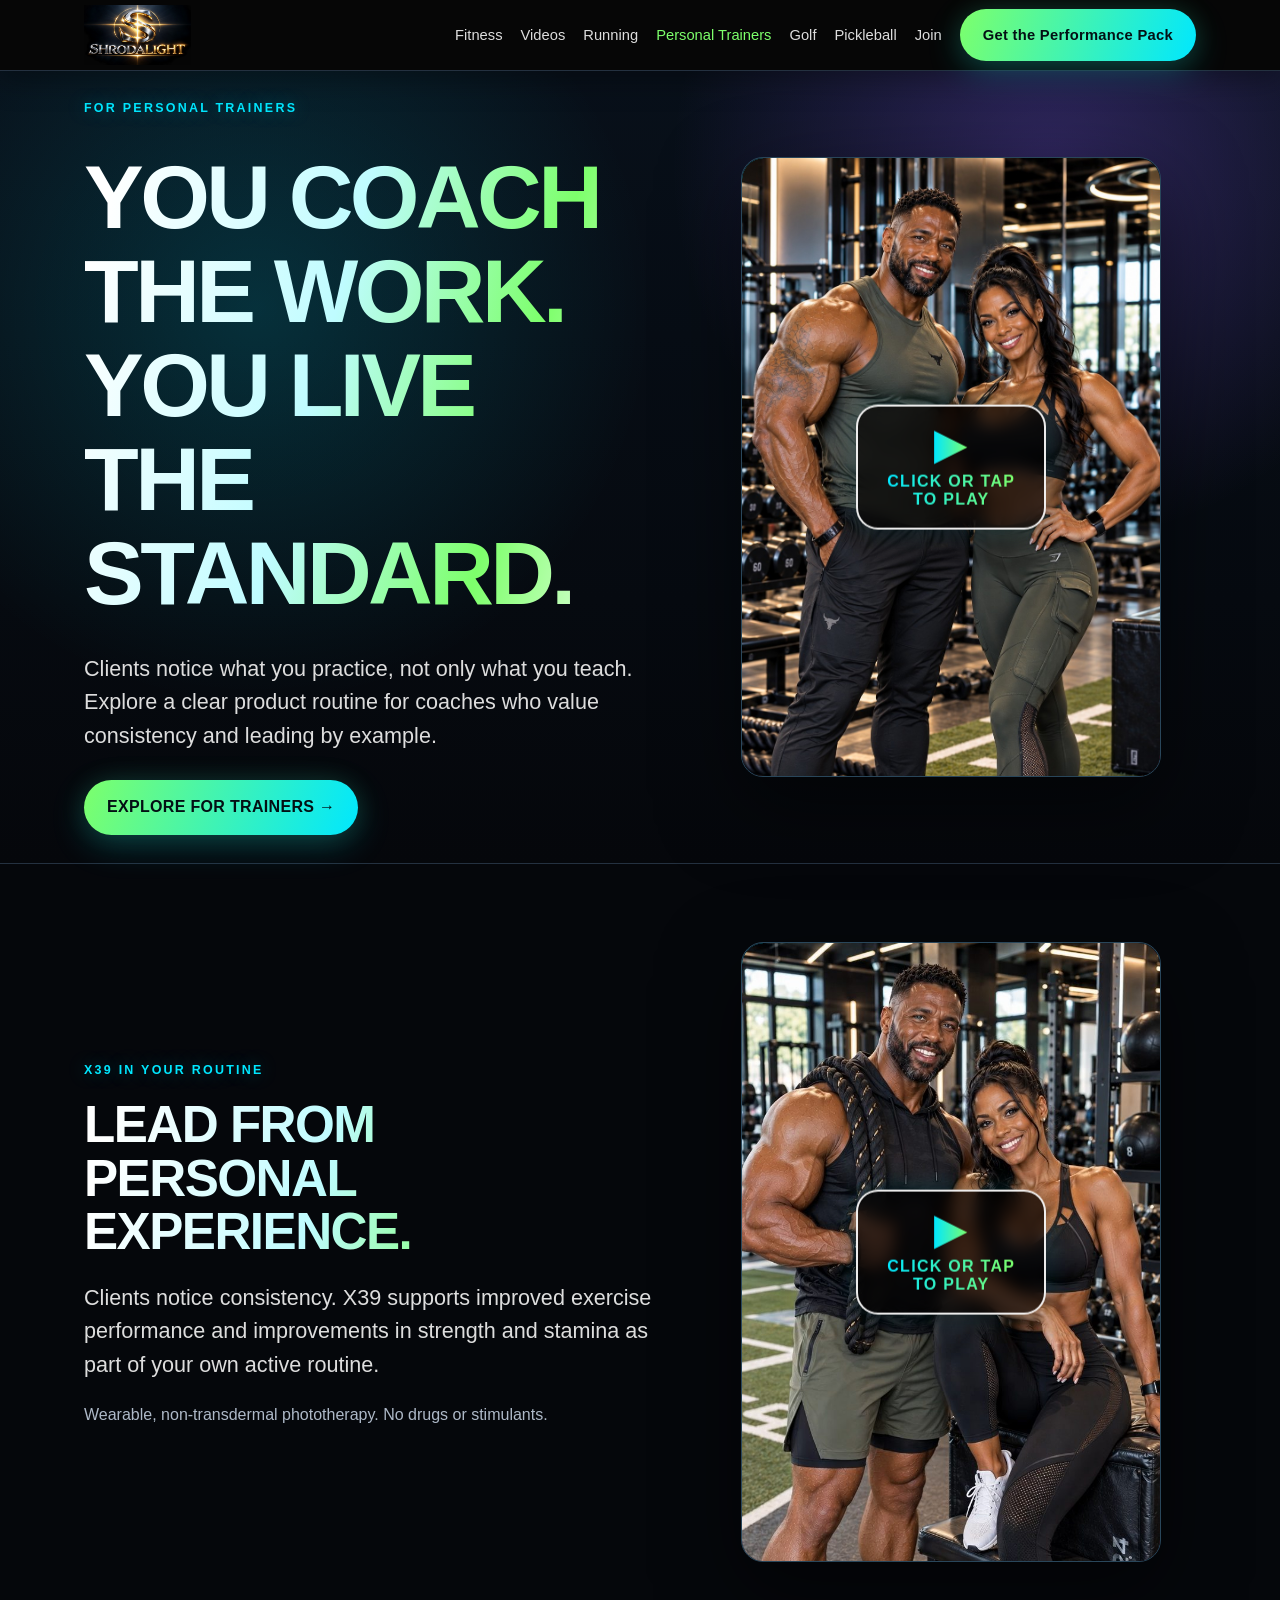
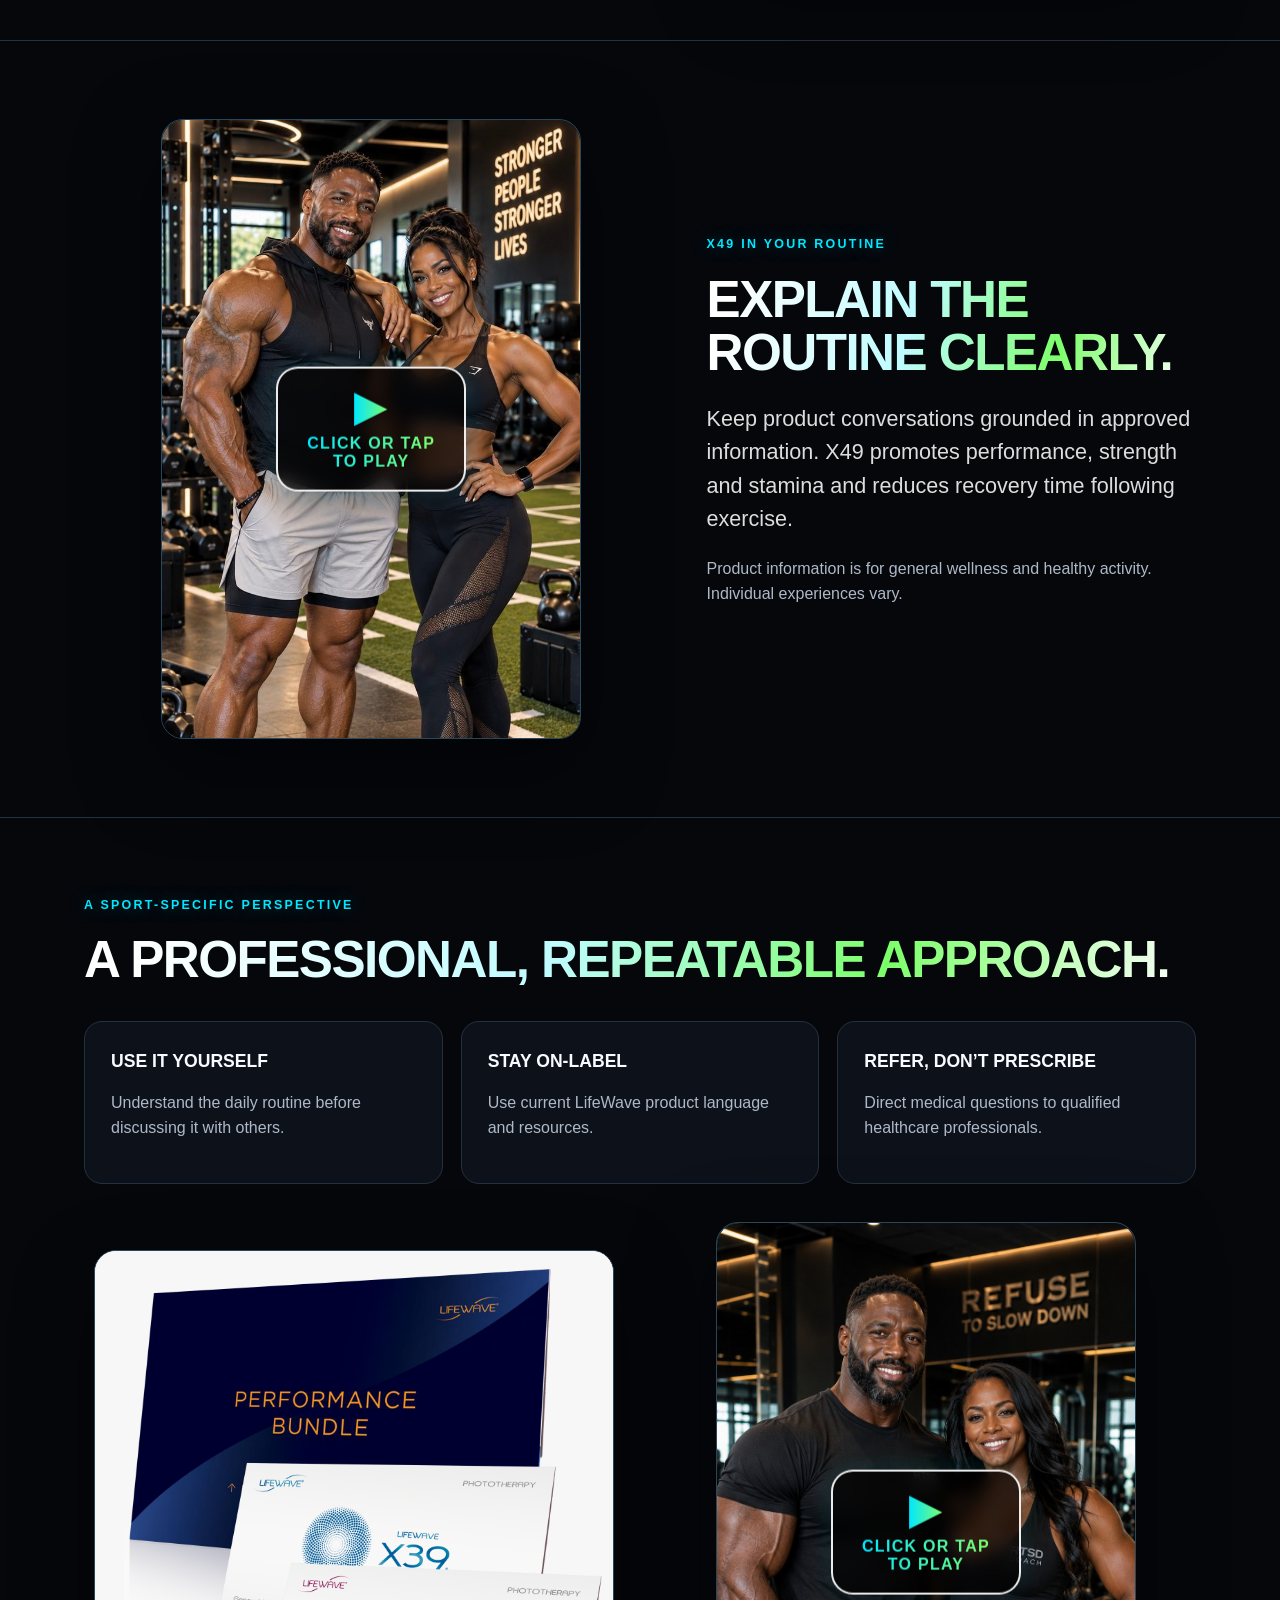
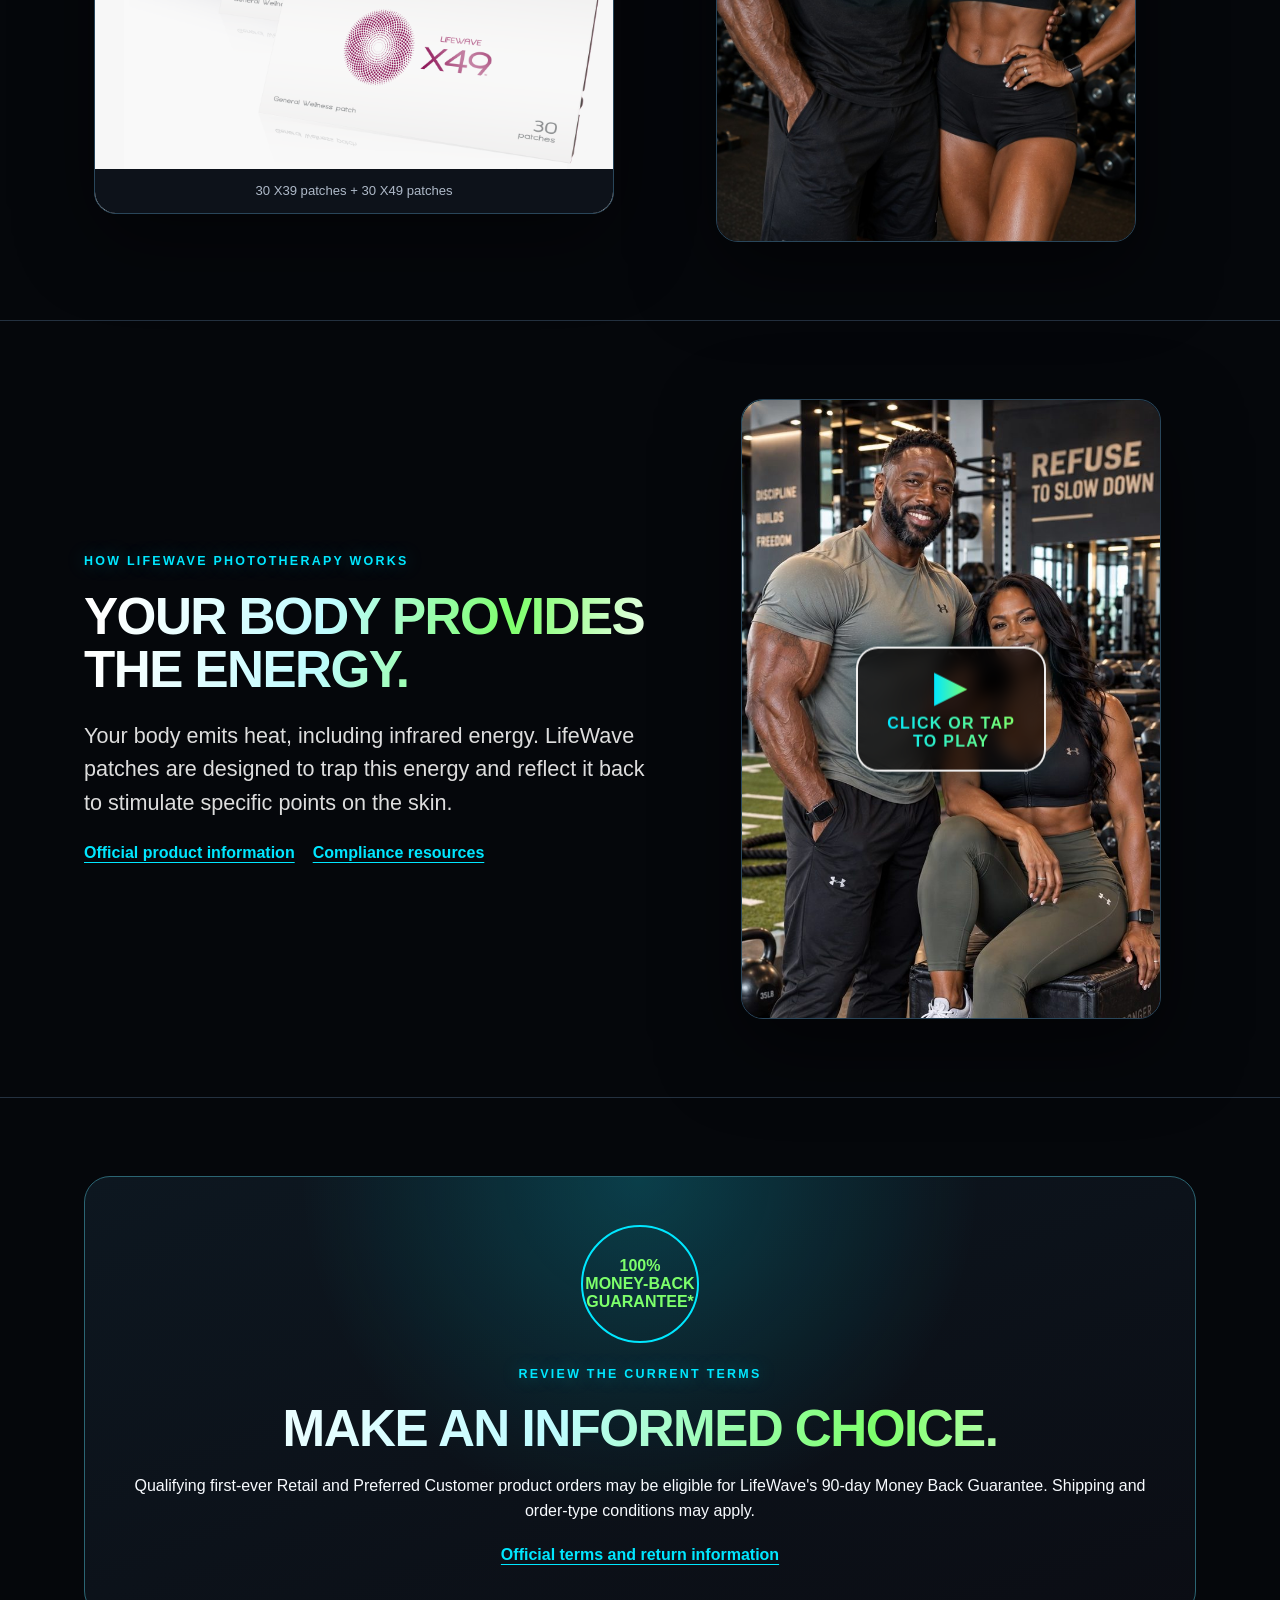
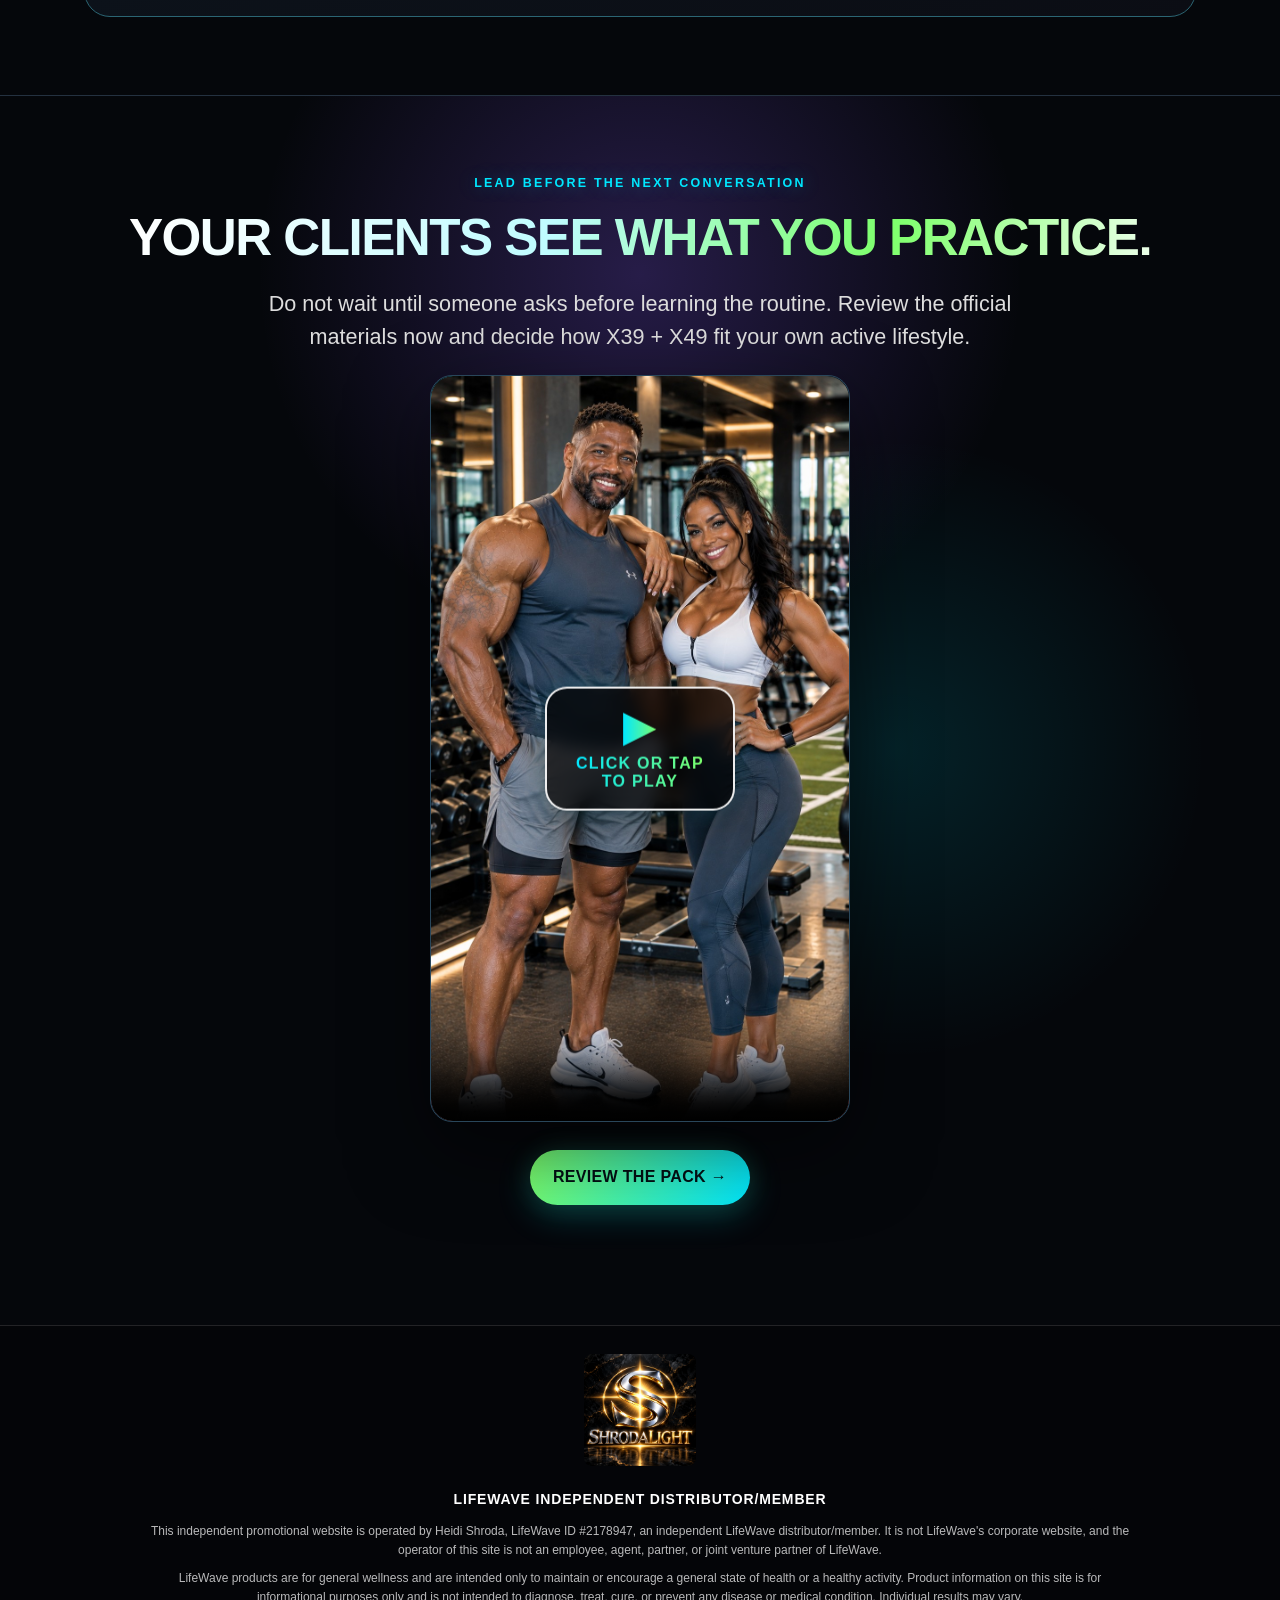
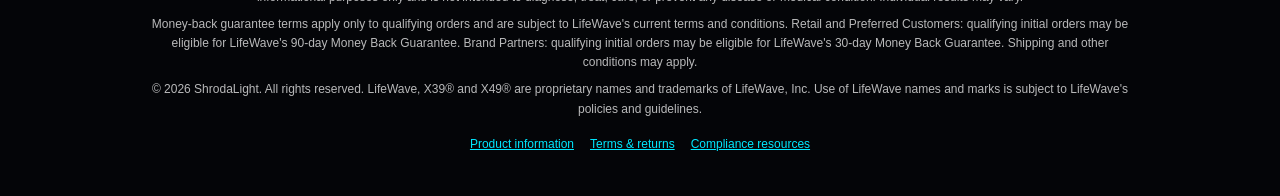
<file: PersonalTrainer.html>
<!DOCTYPE html><html lang="en"><head><meta charset="UTF-8"><meta name="viewport" content="width=device-width,initial-scale=1">
<title>X39 + X49 for Personal Trainers | ShrodaLight</title>
<meta name="description" content="Explore LifeWave X39 and X49 for personal trainers, coaches and fitness professionals with active performance goals.">
<link rel="canonical" href="https://www.shrodalight.com/PersonalTrainer.html">
<link rel="icon" href="Logo1x1.png" type="image/png">
<meta property="og:type" content="website">
<meta property="og:site_name" content="ShrodaLight">
<meta property="og:title" content="X39 + X49 for Personal Trainers | ShrodaLight">
<meta property="og:description" content="Explore LifeWave X39 and X49 for personal trainers, coaches and fitness professionals with active performance goals.">
<meta property="og:url" content="https://www.shrodalight.com/PersonalTrainer.html">
<meta property="og:image" content="https://www.shrodalight.com/PersonalTrainer1.jpg">
<meta name="twitter:card" content="summary_large_image">
<meta name="twitter:title" content="X39 + X49 for Personal Trainers | ShrodaLight">
<meta name="twitter:description" content="Explore LifeWave X39 and X49 for personal trainers, coaches and fitness professionals with active performance goals.">
<meta name="twitter:image" content="https://www.shrodalight.com/PersonalTrainer1.jpg">
<script type="application/ld+json">{"@context":"https://schema.org","@type":"WebPage","name":"X39 + X49 for Personal Trainers | ShrodaLight","description":"Explore LifeWave X39 and X49 for personal trainers, coaches and fitness professionals with active performance goals.","url":"https://www.shrodalight.com/PersonalTrainer.html","isPartOf":{"@type":"WebSite","name":"ShrodaLight","url":"https://www.shrodalight.com/","logo":"https://www.shrodalight.com/Logo1x1.png"}}</script><link rel="stylesheet" href="assets/css/styles.css">
<script src="assets/js/main.js" defer></script></head><body>
<header class="topbar"><div class="wrap nav"><a class="brand" href="index.html" aria-label="ShrodaLight home"><img class="brand-logo" src="LogoWide.png" alt="ShrodaLight" width="1672" height="940"></a><button class="nav-toggle" type="button" aria-label="Open navigation" aria-controls="site-navigation" aria-expanded="false"><span aria-hidden="true"></span><span aria-hidden="true"></span><span aria-hidden="true"></span></button><nav class="navlinks" id="site-navigation" aria-label="Primary navigation">
      <a href="index.html#discover">Fitness</a>
      <a href="index.html#product-videos">Videos</a>
      <a href="Running.html">Running</a>
      <a href="PersonalTrainer.html" aria-current="page">Personal Trainers</a>
      <a href="Golf.html">Golf</a>
      <a href="Pickleball.html">Pickleball</a>
      <a href="Join.html">Join</a>
      <a class="btn" href="https://lifewave.com/2178947/store/product/111121-US-CP?featureProduct=true" target="_blank" rel="noopener">Get the Performance Pack</a>
    </nav></div></header>

<main>
<section class="hero"><div class="wrap hero-grid"><div><div class="eyebrow">For Personal Trainers</div><h1>YOU COACH THE WORK.<br>YOU LIVE THE STANDARD.</h1><p class="lead">Clients notice what you practice, not only what you teach. Explore a clear product routine for coaches who value consistency and leading by example.</p><div class="actions"><a class="btn" href="https://lifewave.com/2178947/store/product/111121-US-CP?featureProduct=true" target="_blank" rel="noopener">EXPLORE FOR TRAINERS →</a></div></div><div class="video"><video controls playsinline preload="none" poster="PersonalTrainer1.jpg" aria-label="Personal Trainer 1 video"><source src="PersonalTrainer1.mp4" type="video/mp4"><track src="captions/PersonalTrainer1.vtt" kind="captions" srclang="en" label="English">Your browser does not support the video tag.</video></div></div></section>

<section class="section"><div class="wrap split"><div><div class="eyebrow">X39 in your routine</div><h2>LEAD FROM PERSONAL EXPERIENCE.</h2><p class="lead">Clients notice consistency. X39 supports improved exercise performance and improvements in strength and stamina as part of your own active routine.</p><p class="muted">Wearable, non-transdermal phototherapy. No drugs or stimulants.</p></div><div class="video"><video controls playsinline preload="none" poster="PersonalTrainer1b.jpg" aria-label="Personal Trainer 1b video"><source src="PersonalTrainer1b.mp4" type="video/mp4"><track src="captions/PersonalTrainer1b.vtt" kind="captions" srclang="en" label="English">Your browser does not support the video tag.</video></div></div></section>

<section class="section"><div class="wrap split"><div class="video"><video controls playsinline preload="none" poster="PersonalTrainer2.jpg" aria-label="Personal Trainer 2 video"><source src="PersonalTrainer2.mp4" type="video/mp4"><track src="captions/PersonalTrainer2.vtt" kind="captions" srclang="en" label="English">Your browser does not support the video tag.</video></div><div><div class="eyebrow">X49 in your routine</div><h2>EXPLAIN THE ROUTINE CLEARLY.</h2><p class="lead">Keep product conversations grounded in approved information. X49 promotes performance, strength and stamina and reduces recovery time following exercise.</p><p class="muted">Product information is for general wellness and healthy activity. Individual experiences vary.</p></div></div></section>

<section class="section"><div class="wrap"><div class="eyebrow">A sport-specific perspective</div><h2>A PROFESSIONAL, REPEATABLE APPROACH.</h2><div class="cards"><div class="card"><strong>USE IT YOURSELF</strong><p class="muted">Understand the daily routine before discussing it with others.</p></div><div class="card"><strong>STAY ON-LABEL</strong><p class="muted">Use current LifeWave product language and resources.</p></div><div class="card"><strong>REFER, DON’T PRESCRIBE</strong><p class="muted">Direct medical questions to qualified healthcare professionals.</p></div></div><div class="sport-media-row"><figure class="product-visual compact"><img src="X49_X39_USA.png" alt="LifeWave X39 and X49 Performance Bundle packaging" width="3000" height="3000"><figcaption>30 X39 patches + 30 X49 patches</figcaption></figure><div class="video"><video controls playsinline preload="none" poster="PersonalTrainer3.jpg" aria-label="Personal Trainer 3 video"><source src="PersonalTrainer3.mp4" type="video/mp4"><track src="captions/PersonalTrainer3.vtt" kind="captions" srclang="en" label="English">Your browser does not support the video tag.</video></div></div></div></section>

<section class="section"><div class="wrap split"><div><div class="eyebrow">How LifeWave phototherapy works</div><h2>YOUR BODY PROVIDES THE ENERGY.</h2><p class="lead">Your body emits heat, including infrared energy. LifeWave patches are designed to trap this energy and reflect it back to stimulate specific points on the skin.</p><div class="source-links"><a href="https://lifewave.com/2178947/store/product/111121-US-CP?featureProduct=true" target="_blank" rel="noopener">Official product information</a><a href="https://www.lifewave.com/lifewaveinc/home/compliance" target="_blank" rel="noopener">Compliance resources</a></div></div><div class="video"><video controls playsinline preload="none" poster="PersonalTrainer4.jpg" aria-label="Personal Trainer 4 video"><source src="PersonalTrainer4.mp4" type="video/mp4"><track src="captions/PersonalTrainer4.vtt" kind="captions" srclang="en" label="English">Your browser does not support the video tag.</video></div></div></section>

<section class="section"><div class="wrap"><div class="guarantee"><div class="seal">100%<br>MONEY-BACK<br>GUARANTEE*</div><div class="eyebrow">Review the current terms</div><h2>MAKE AN INFORMED CHOICE.</h2><p>Qualifying first-ever Retail and Preferred Customer product orders may be eligible for LifeWave's 90-day Money Back Guarantee. Shipping and order-type conditions may apply.</p><div class="source-links centered"><a href="https://www.lifewave.com/lifewaveinc/home/terms-of-use" target="_blank" rel="noopener">Official terms and return information</a></div></div></div></section>

<section class="section final"><div class="wrap"><div class="eyebrow">Lead before the next conversation</div><h2>YOUR CLIENTS SEE WHAT YOU PRACTICE.</h2><p class="lead centered-copy">Do not wait until someone asks before learning the routine. Review the official materials now and decide how X39 + X49 fit your own active lifestyle.</p><div class="video wide"><video controls playsinline preload="none" poster="PersonalTrainer5.jpg" aria-label="Personal Trainer 5 video"><source src="PersonalTrainer5.mp4" type="video/mp4"><track src="captions/PersonalTrainer5.vtt" kind="captions" srclang="en" label="English">Your browser does not support the video tag.</video></div><div class="actions centered"><a class="btn" href="https://lifewave.com/2178947/store/product/111121-US-CP?featureProduct=true" target="_blank" rel="noopener">REVIEW THE PACK →</a></div></div></section>
</main>
<footer class="compliance-footer">
  <a class="footer-brand" href="index.html" aria-label="ShrodaLight home"><img src="Logo1x1.png" alt="ShrodaLight" width="1254" height="1254" loading="lazy"></a>
  <div class="independent">LifeWave Independent Distributor/Member</div>
  <p>This independent promotional website is operated by Heidi Shroda, LifeWave ID #2178947, an independent LifeWave distributor/member. It is not LifeWave's corporate website, and the operator of this site is not an employee, agent, partner, or joint venture partner of LifeWave.</p>
  <p>LifeWave products are for general wellness and are intended only to maintain or encourage a general state of health or a healthy activity. Product information on this site is for informational purposes only and is not intended to diagnose, treat, cure, or prevent any disease or medical condition. Individual results may vary.</p>
  <p>Money-back guarantee terms apply only to qualifying orders and are subject to LifeWave's current terms and conditions. Retail and Preferred Customers: qualifying initial orders may be eligible for LifeWave's 90-day Money Back Guarantee. Brand Partners: qualifying initial orders may be eligible for LifeWave's 30-day Money Back Guarantee. Shipping and other conditions may apply.</p>
  <p>© 2026 ShrodaLight. All rights reserved. LifeWave, X39® and X49® are proprietary names and trademarks of LifeWave, Inc. Use of LifeWave names and marks is subject to LifeWave's policies and guidelines.</p>
  <p class="resource-links"><a href="https://lifewave.com/2178947/store/product/111121-US-CP?featureProduct=true" target="_blank" rel="noopener">Product information</a><a href="https://www.lifewave.com/lifewaveinc/home/terms-of-use" target="_blank" rel="noopener">Terms &amp; returns</a><a href="https://www.lifewave.com/lifewaveinc/home/compliance" target="_blank" rel="noopener">Compliance resources</a></p>
</footer>

</body></html>
</file>
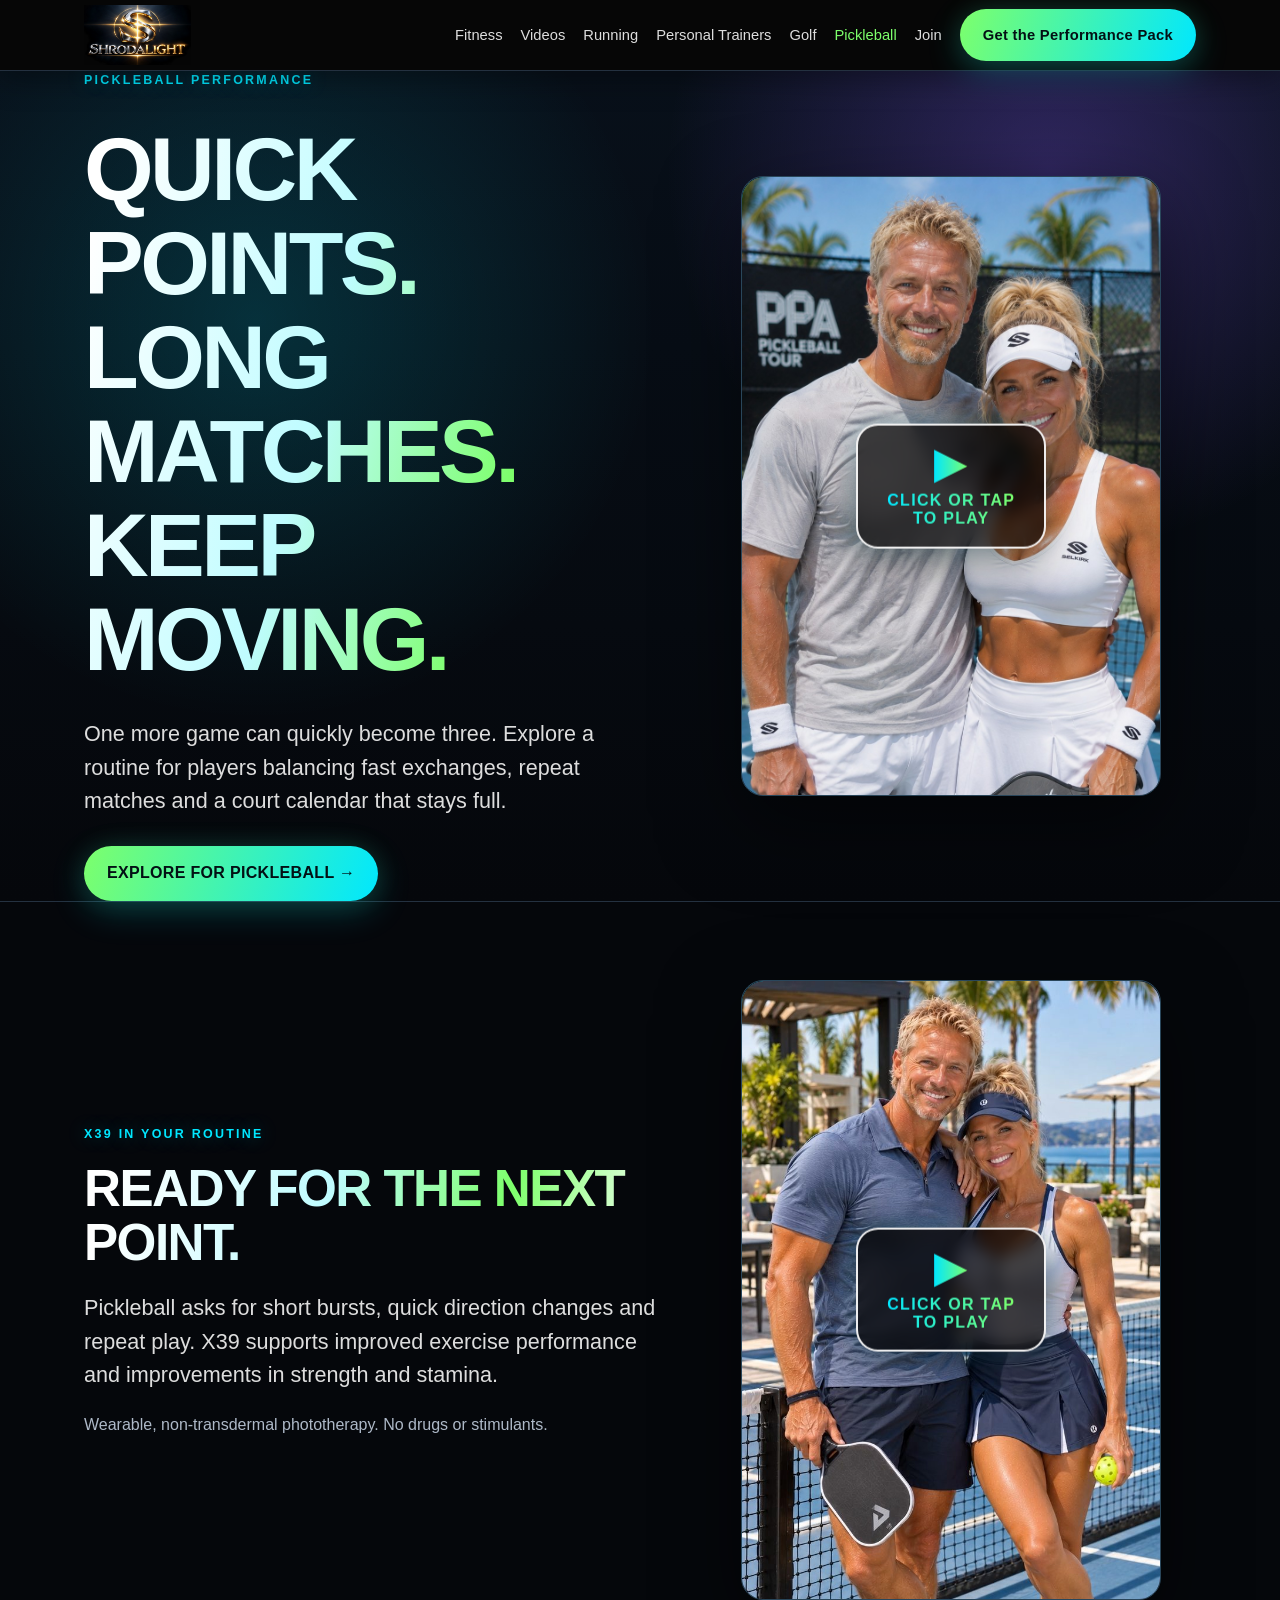
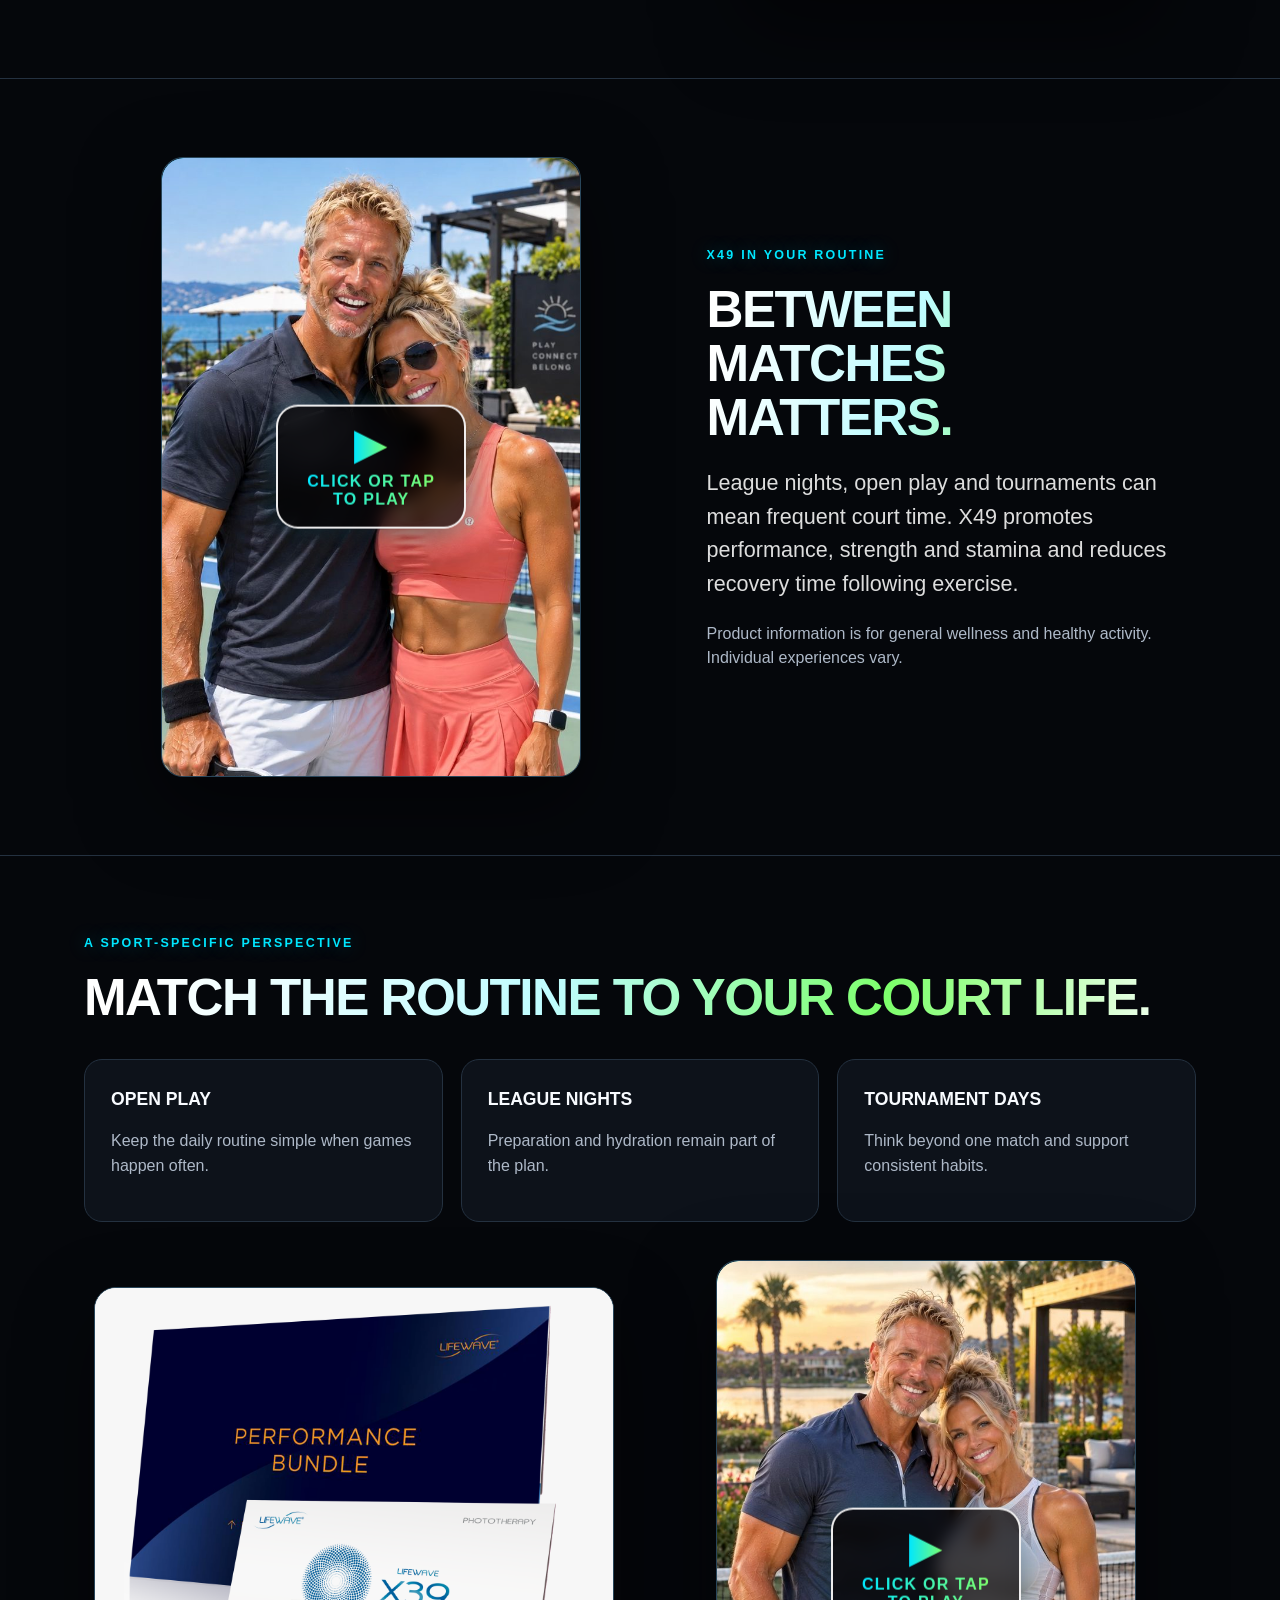
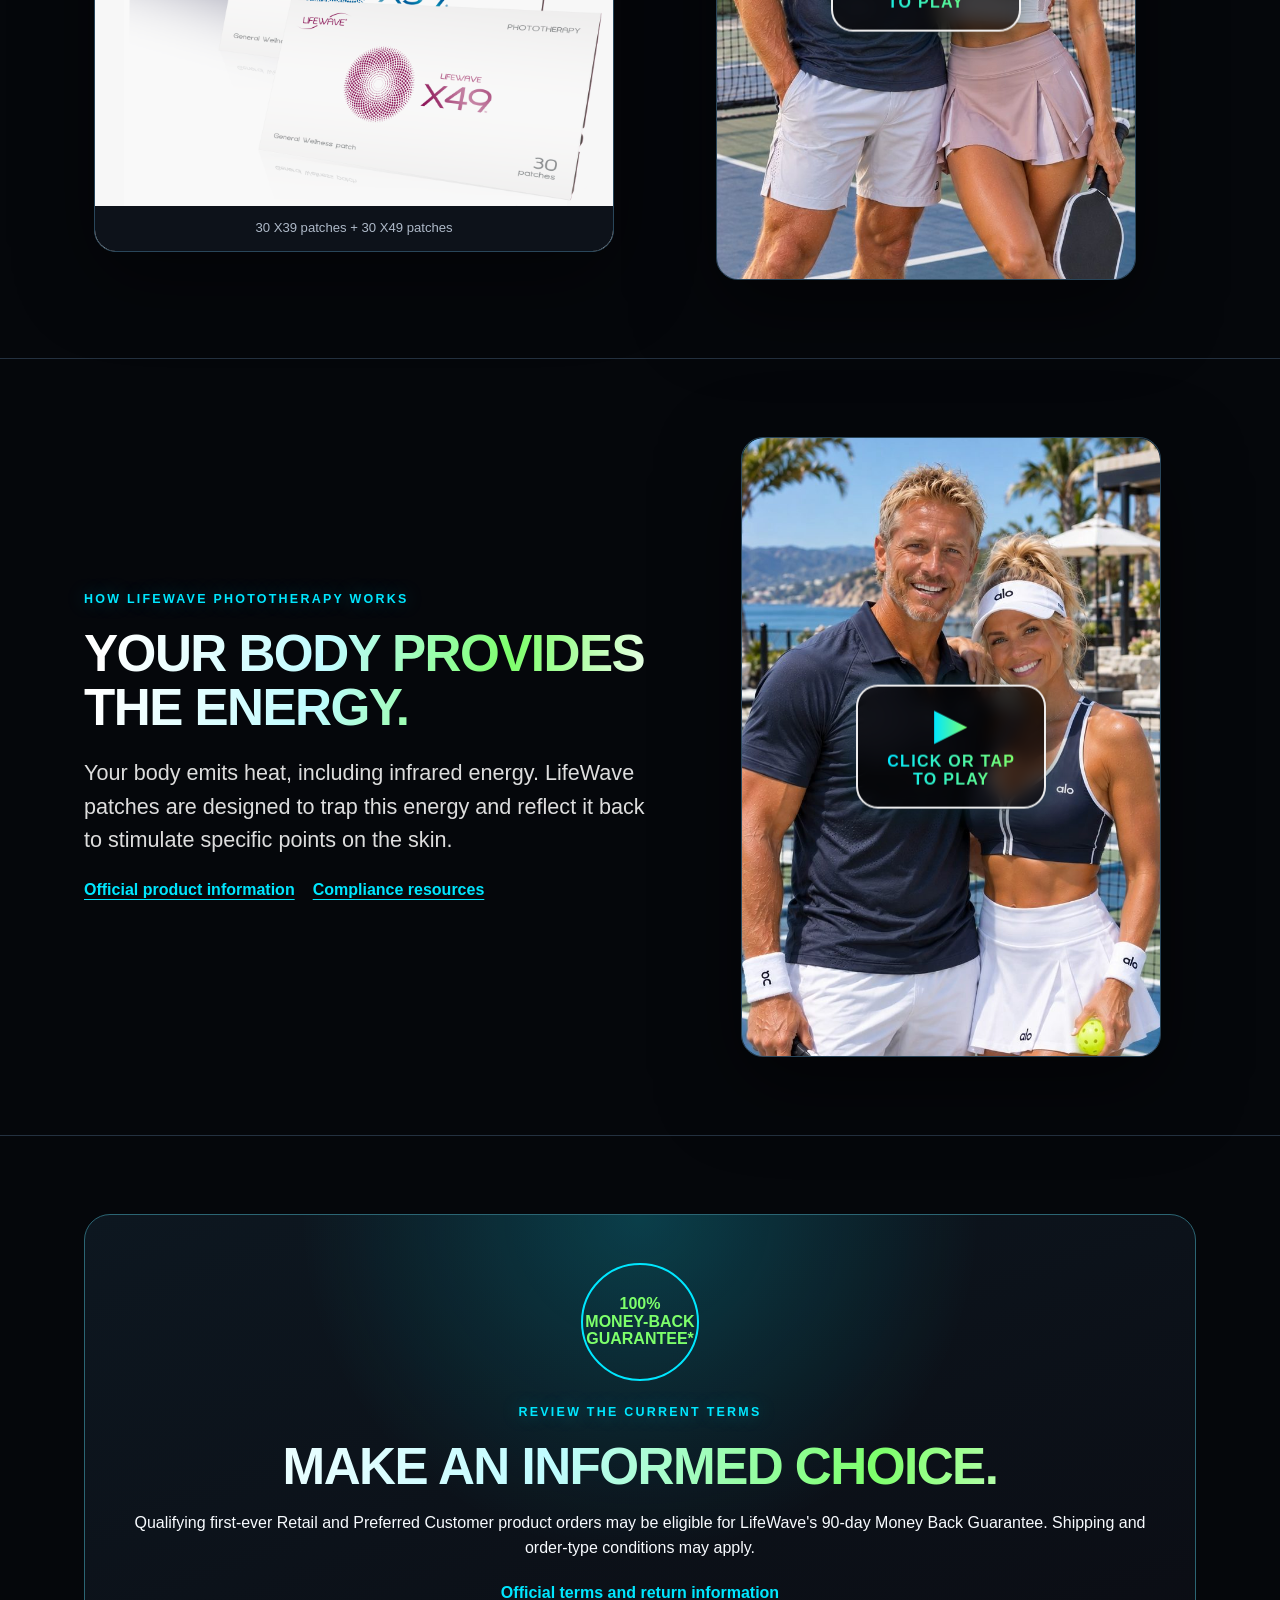
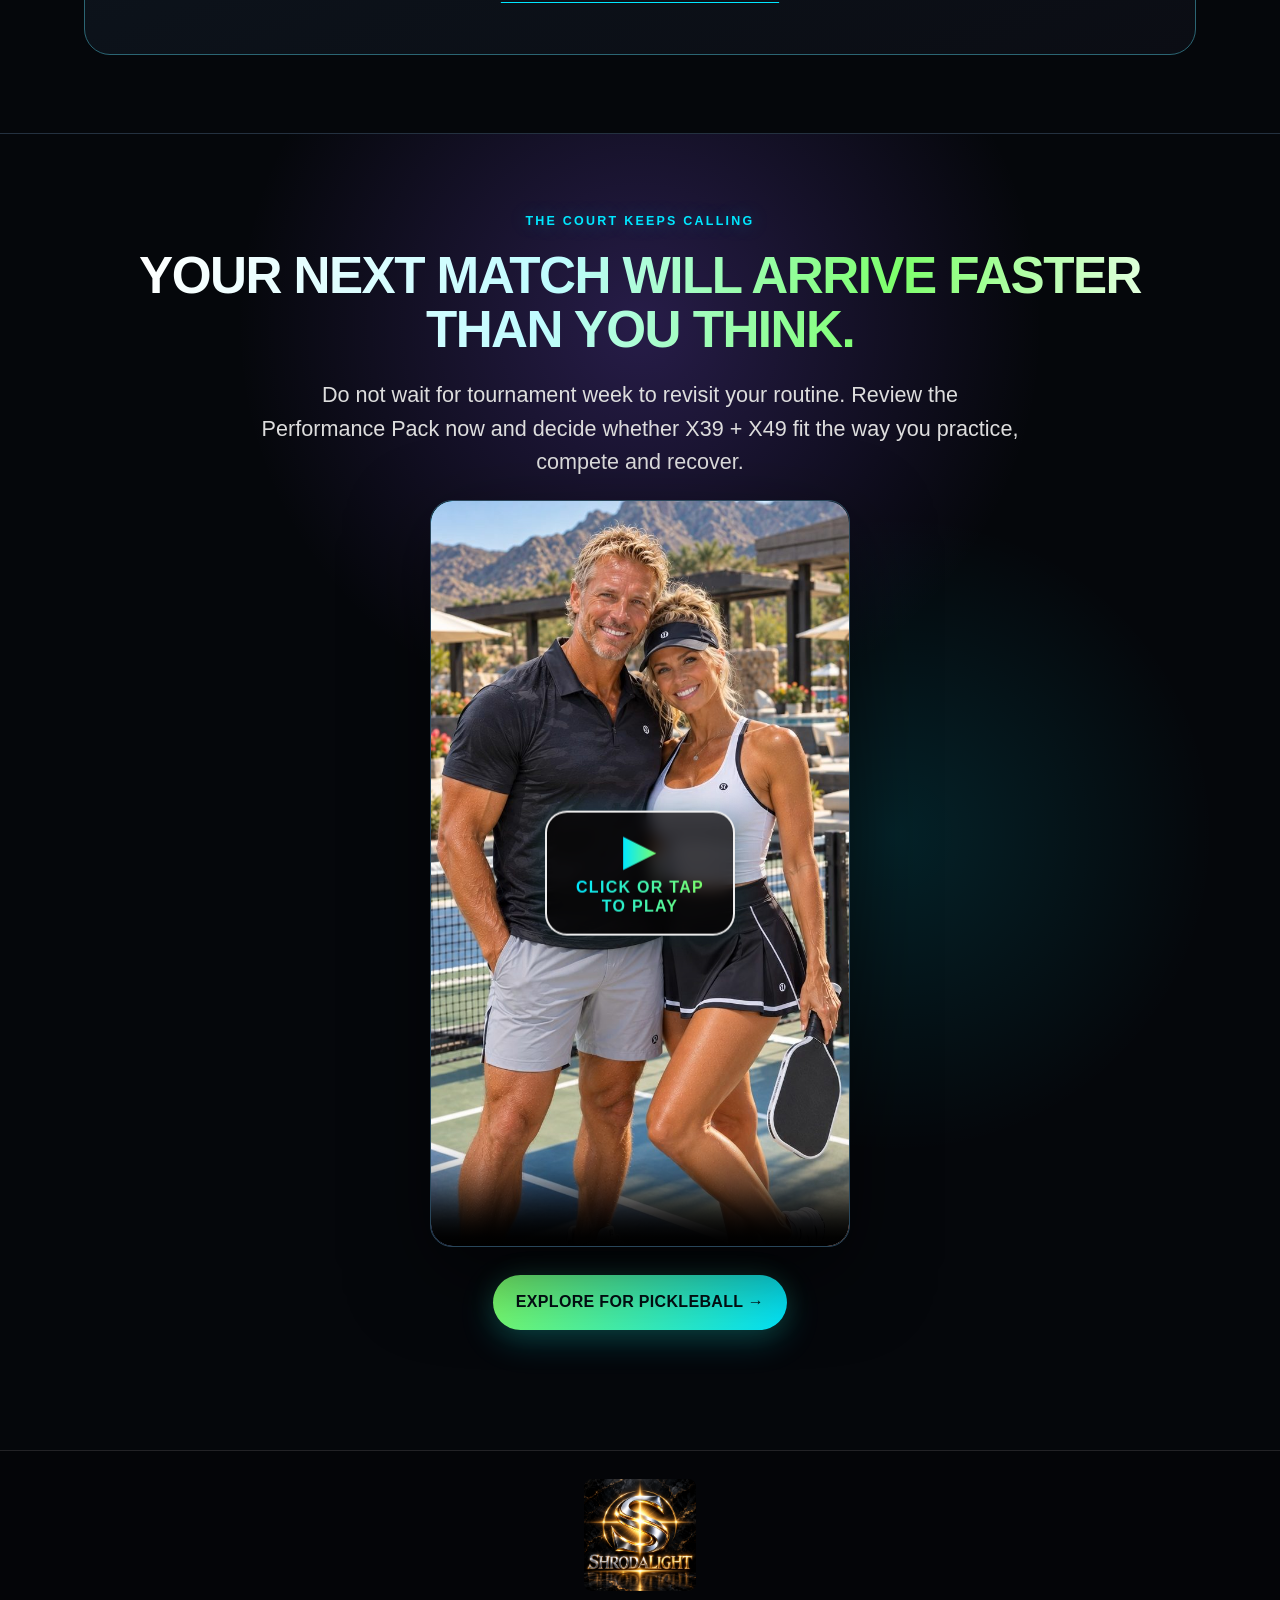
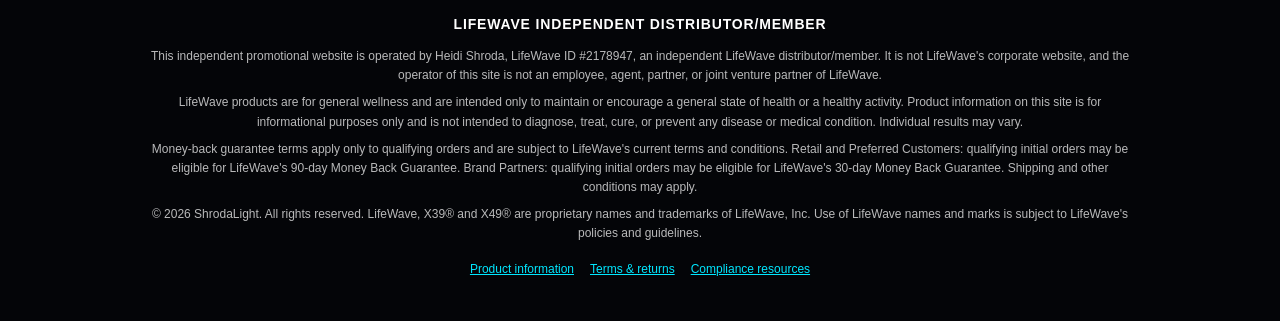
<file: Pickleball.html>
<!DOCTYPE html><html lang="en"><head><meta charset="UTF-8"><meta name="viewport" content="width=device-width,initial-scale=1">
<title>X39 + X49 for Pickleball | ShrodaLight</title>
<meta name="description" content="Explore LifeWave X39 and X49 for pickleball players focused on performance, stamina and post-exercise recovery.">
<link rel="canonical" href="https://www.shrodalight.com/Pickleball.html">
<link rel="icon" href="Logo1x1.png" type="image/png">
<meta property="og:type" content="website">
<meta property="og:site_name" content="ShrodaLight">
<meta property="og:title" content="X39 + X49 for Pickleball | ShrodaLight">
<meta property="og:description" content="Explore LifeWave X39 and X49 for pickleball players focused on performance, stamina and post-exercise recovery.">
<meta property="og:url" content="https://www.shrodalight.com/Pickleball.html">
<meta property="og:image" content="https://www.shrodalight.com/Pickleball1.jpg">
<meta name="twitter:card" content="summary_large_image">
<meta name="twitter:title" content="X39 + X49 for Pickleball | ShrodaLight">
<meta name="twitter:description" content="Explore LifeWave X39 and X49 for pickleball players focused on performance, stamina and post-exercise recovery.">
<meta name="twitter:image" content="https://www.shrodalight.com/Pickleball1.jpg">
<script type="application/ld+json">{"@context":"https://schema.org","@type":"WebPage","name":"X39 + X49 for Pickleball | ShrodaLight","description":"Explore LifeWave X39 and X49 for pickleball players focused on performance, stamina and post-exercise recovery.","url":"https://www.shrodalight.com/Pickleball.html","isPartOf":{"@type":"WebSite","name":"ShrodaLight","url":"https://www.shrodalight.com/","logo":"https://www.shrodalight.com/Logo1x1.png"}}</script><link rel="stylesheet" href="assets/css/styles.css">
<script src="assets/js/main.js" defer></script></head><body>
<header class="topbar"><div class="wrap nav"><a class="brand" href="index.html" aria-label="ShrodaLight home"><img class="brand-logo" src="LogoWide.png" alt="ShrodaLight" width="1672" height="940"></a><button class="nav-toggle" type="button" aria-label="Open navigation" aria-controls="site-navigation" aria-expanded="false"><span aria-hidden="true"></span><span aria-hidden="true"></span><span aria-hidden="true"></span></button><nav class="navlinks" id="site-navigation" aria-label="Primary navigation">
      <a href="index.html#discover">Fitness</a>
      <a href="index.html#product-videos">Videos</a>
      <a href="Running.html">Running</a>
      <a href="PersonalTrainer.html">Personal Trainers</a>
      <a href="Golf.html">Golf</a>
      <a href="Pickleball.html" aria-current="page">Pickleball</a>
      <a href="Join.html">Join</a>
      <a class="btn" href="https://lifewave.com/2178947/store/product/111121-US-CP?featureProduct=true" target="_blank" rel="noopener">Get the Performance Pack</a>
    </nav></div></header>

<main>
<section class="hero"><div class="wrap hero-grid"><div><div class="eyebrow">Pickleball Performance</div><h1>QUICK POINTS.<br>LONG MATCHES. KEEP MOVING.</h1><p class="lead">One more game can quickly become three. Explore a routine for players balancing fast exchanges, repeat matches and a court calendar that stays full.</p><div class="actions"><a class="btn" href="https://lifewave.com/2178947/store/product/111121-US-CP?featureProduct=true" target="_blank" rel="noopener">EXPLORE FOR PICKLEBALL →</a></div></div><div class="video"><video controls playsinline preload="none" poster="Pickleball1.jpg" aria-label="Pickleball 1 video"><source src="Pickleball1.mp4" type="video/mp4"><track src="captions/Pickleball1.vtt" kind="captions" srclang="en" label="English">Your browser does not support the video tag.</video></div></div></section>

<section class="section"><div class="wrap split"><div><div class="eyebrow">X39 in your routine</div><h2>READY FOR THE NEXT POINT.</h2><p class="lead">Pickleball asks for short bursts, quick direction changes and repeat play. X39 supports improved exercise performance and improvements in strength and stamina.</p><p class="muted">Wearable, non-transdermal phototherapy. No drugs or stimulants.</p></div><div class="video"><video controls playsinline preload="none" poster="Pickleball1b.jpg" aria-label="Pickleball 1b video"><source src="Pickleball1b.mp4" type="video/mp4"><track src="captions/Pickleball1b.vtt" kind="captions" srclang="en" label="English">Your browser does not support the video tag.</video></div></div></section>

<section class="section"><div class="wrap split"><div class="video"><video controls playsinline preload="none" poster="Pickleball2.jpg" aria-label="Pickleball 2 video"><source src="Pickleball2.mp4" type="video/mp4"><track src="captions/Pickleball2.vtt" kind="captions" srclang="en" label="English">Your browser does not support the video tag.</video></div><div><div class="eyebrow">X49 in your routine</div><h2>BETWEEN MATCHES MATTERS.</h2><p class="lead">League nights, open play and tournaments can mean frequent court time. X49 promotes performance, strength and stamina and reduces recovery time following exercise.</p><p class="muted">Product information is for general wellness and healthy activity. Individual experiences vary.</p></div></div></section>

<section class="section"><div class="wrap"><div class="eyebrow">A sport-specific perspective</div><h2>MATCH THE ROUTINE TO YOUR COURT LIFE.</h2><div class="cards"><div class="card"><strong>OPEN PLAY</strong><p class="muted">Keep the daily routine simple when games happen often.</p></div><div class="card"><strong>LEAGUE NIGHTS</strong><p class="muted">Preparation and hydration remain part of the plan.</p></div><div class="card"><strong>TOURNAMENT DAYS</strong><p class="muted">Think beyond one match and support consistent habits.</p></div></div><div class="sport-media-row"><figure class="product-visual compact"><img src="X49_X39_USA.png" alt="LifeWave X39 and X49 Performance Bundle packaging" width="3000" height="3000"><figcaption>30 X39 patches + 30 X49 patches</figcaption></figure><div class="video"><video controls playsinline preload="none" poster="Pickleball3.jpg" aria-label="Pickleball 3 video"><source src="Pickleball3.mp4" type="video/mp4"><track src="captions/Pickleball3.vtt" kind="captions" srclang="en" label="English">Your browser does not support the video tag.</video></div></div></div></section>

<section class="section"><div class="wrap split"><div><div class="eyebrow">How LifeWave phototherapy works</div><h2>YOUR BODY PROVIDES THE ENERGY.</h2><p class="lead">Your body emits heat, including infrared energy. LifeWave patches are designed to trap this energy and reflect it back to stimulate specific points on the skin.</p><div class="source-links"><a href="https://lifewave.com/2178947/store/product/111121-US-CP?featureProduct=true" target="_blank" rel="noopener">Official product information</a><a href="https://www.lifewave.com/lifewaveinc/home/compliance" target="_blank" rel="noopener">Compliance resources</a></div></div><div class="video"><video controls playsinline preload="none" poster="Pickleball4.jpg" aria-label="Pickleball 4 video"><source src="Pickleball4.mp4" type="video/mp4"><track src="captions/Pickleball4.vtt" kind="captions" srclang="en" label="English">Your browser does not support the video tag.</video></div></div></section>

<section class="section"><div class="wrap"><div class="guarantee"><div class="seal">100%<br>MONEY-BACK<br>GUARANTEE*</div><div class="eyebrow">Review the current terms</div><h2>MAKE AN INFORMED CHOICE.</h2><p>Qualifying first-ever Retail and Preferred Customer product orders may be eligible for LifeWave's 90-day Money Back Guarantee. Shipping and order-type conditions may apply.</p><div class="source-links centered"><a href="https://www.lifewave.com/lifewaveinc/home/terms-of-use" target="_blank" rel="noopener">Official terms and return information</a></div></div></div></section>

<section class="section final"><div class="wrap"><div class="eyebrow">The court keeps calling</div><h2>YOUR NEXT MATCH WILL ARRIVE FASTER THAN YOU THINK.</h2><p class="lead centered-copy">Do not wait for tournament week to revisit your routine. Review the Performance Pack now and decide whether X39 + X49 fit the way you practice, compete and recover.</p><div class="video wide"><video controls playsinline preload="none" poster="Pickleball5.jpg" aria-label="Pickleball 5 video"><source src="Pickleball5.mp4" type="video/mp4"><track src="captions/Pickleball5.vtt" kind="captions" srclang="en" label="English">Your browser does not support the video tag.</video></div><div class="actions centered"><a class="btn" href="https://lifewave.com/2178947/store/product/111121-US-CP?featureProduct=true" target="_blank" rel="noopener">EXPLORE FOR PICKLEBALL →</a></div></div></section>
</main>
<footer class="compliance-footer">
  <a class="footer-brand" href="index.html" aria-label="ShrodaLight home"><img src="Logo1x1.png" alt="ShrodaLight" width="1254" height="1254" loading="lazy"></a>
  <div class="independent">LifeWave Independent Distributor/Member</div>
  <p>This independent promotional website is operated by Heidi Shroda, LifeWave ID #2178947, an independent LifeWave distributor/member. It is not LifeWave's corporate website, and the operator of this site is not an employee, agent, partner, or joint venture partner of LifeWave.</p>
  <p>LifeWave products are for general wellness and are intended only to maintain or encourage a general state of health or a healthy activity. Product information on this site is for informational purposes only and is not intended to diagnose, treat, cure, or prevent any disease or medical condition. Individual results may vary.</p>
  <p>Money-back guarantee terms apply only to qualifying orders and are subject to LifeWave's current terms and conditions. Retail and Preferred Customers: qualifying initial orders may be eligible for LifeWave's 90-day Money Back Guarantee. Brand Partners: qualifying initial orders may be eligible for LifeWave's 30-day Money Back Guarantee. Shipping and other conditions may apply.</p>
  <p>© 2026 ShrodaLight. All rights reserved. LifeWave, X39® and X49® are proprietary names and trademarks of LifeWave, Inc. Use of LifeWave names and marks is subject to LifeWave's policies and guidelines.</p>
  <p class="resource-links"><a href="https://lifewave.com/2178947/store/product/111121-US-CP?featureProduct=true" target="_blank" rel="noopener">Product information</a><a href="https://www.lifewave.com/lifewaveinc/home/terms-of-use" target="_blank" rel="noopener">Terms &amp; returns</a><a href="https://www.lifewave.com/lifewaveinc/home/compliance" target="_blank" rel="noopener">Compliance resources</a></p>
</footer>

</body></html>
</file>
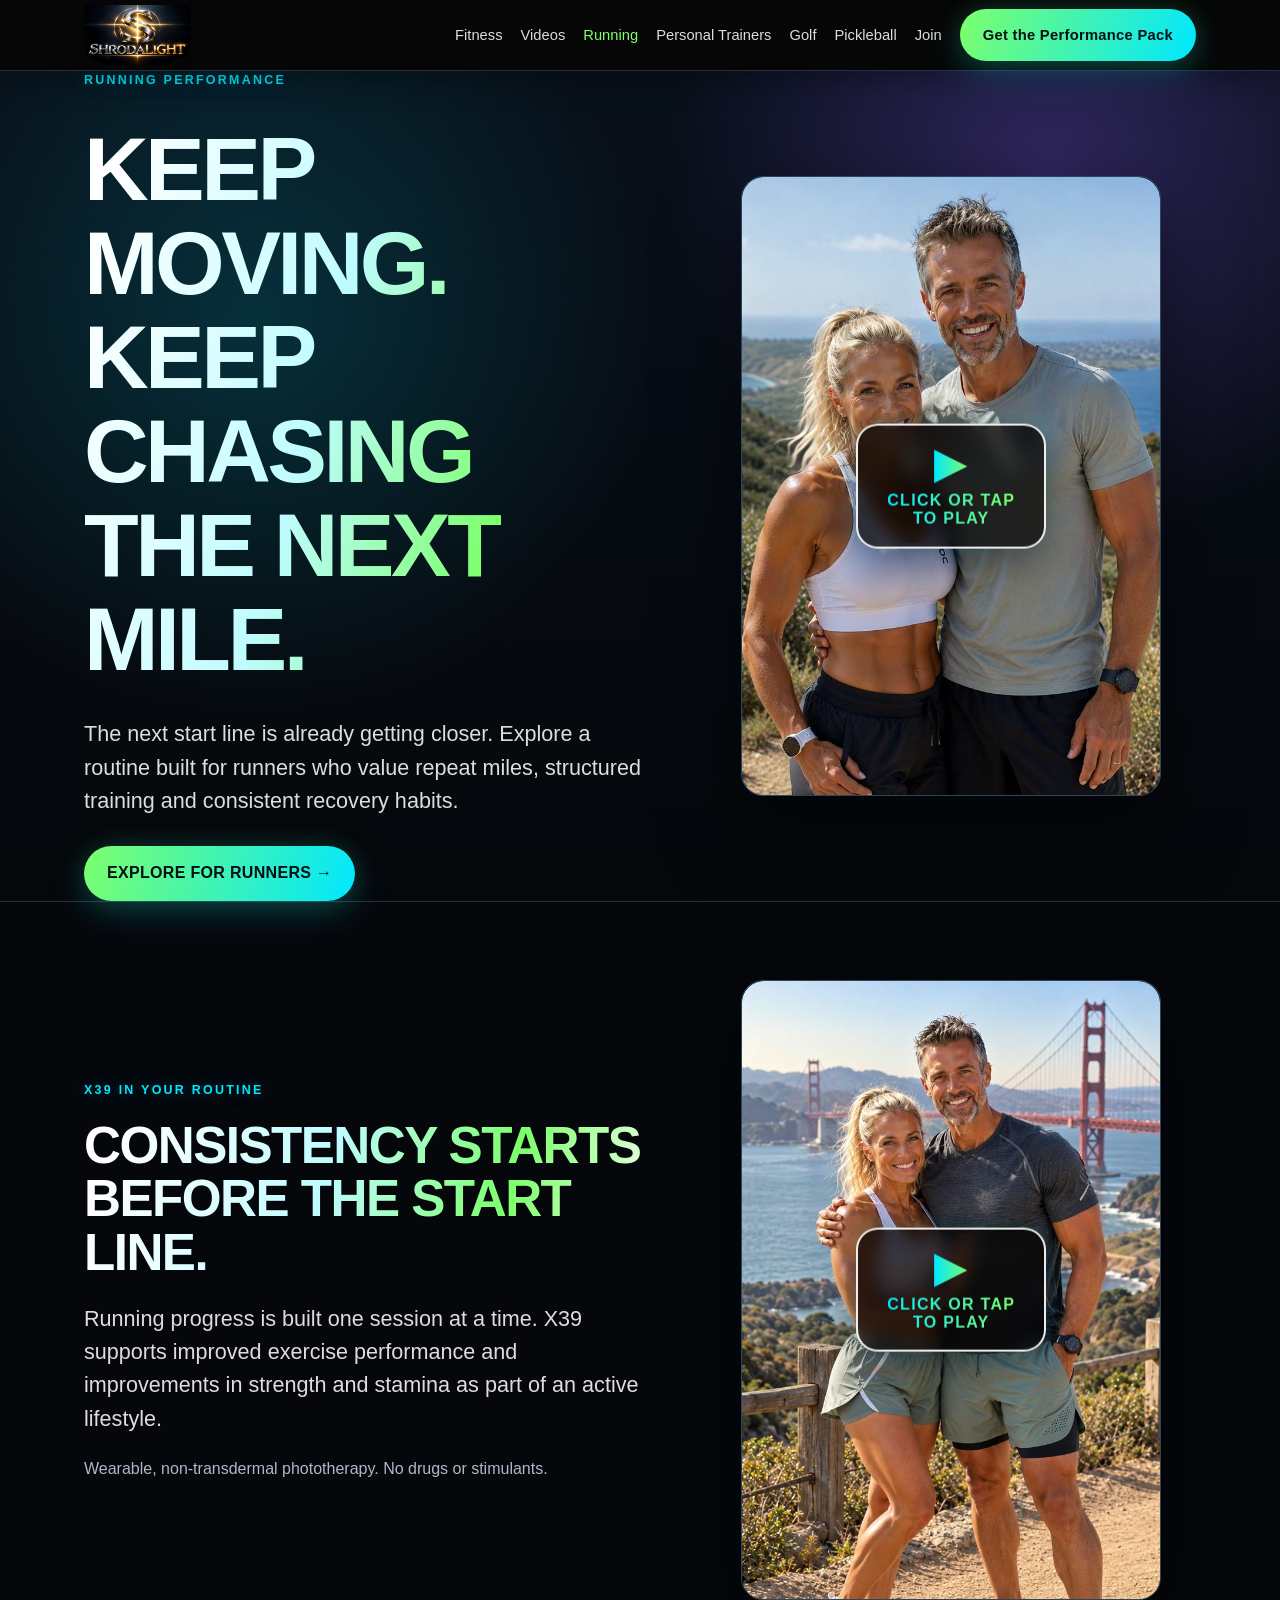
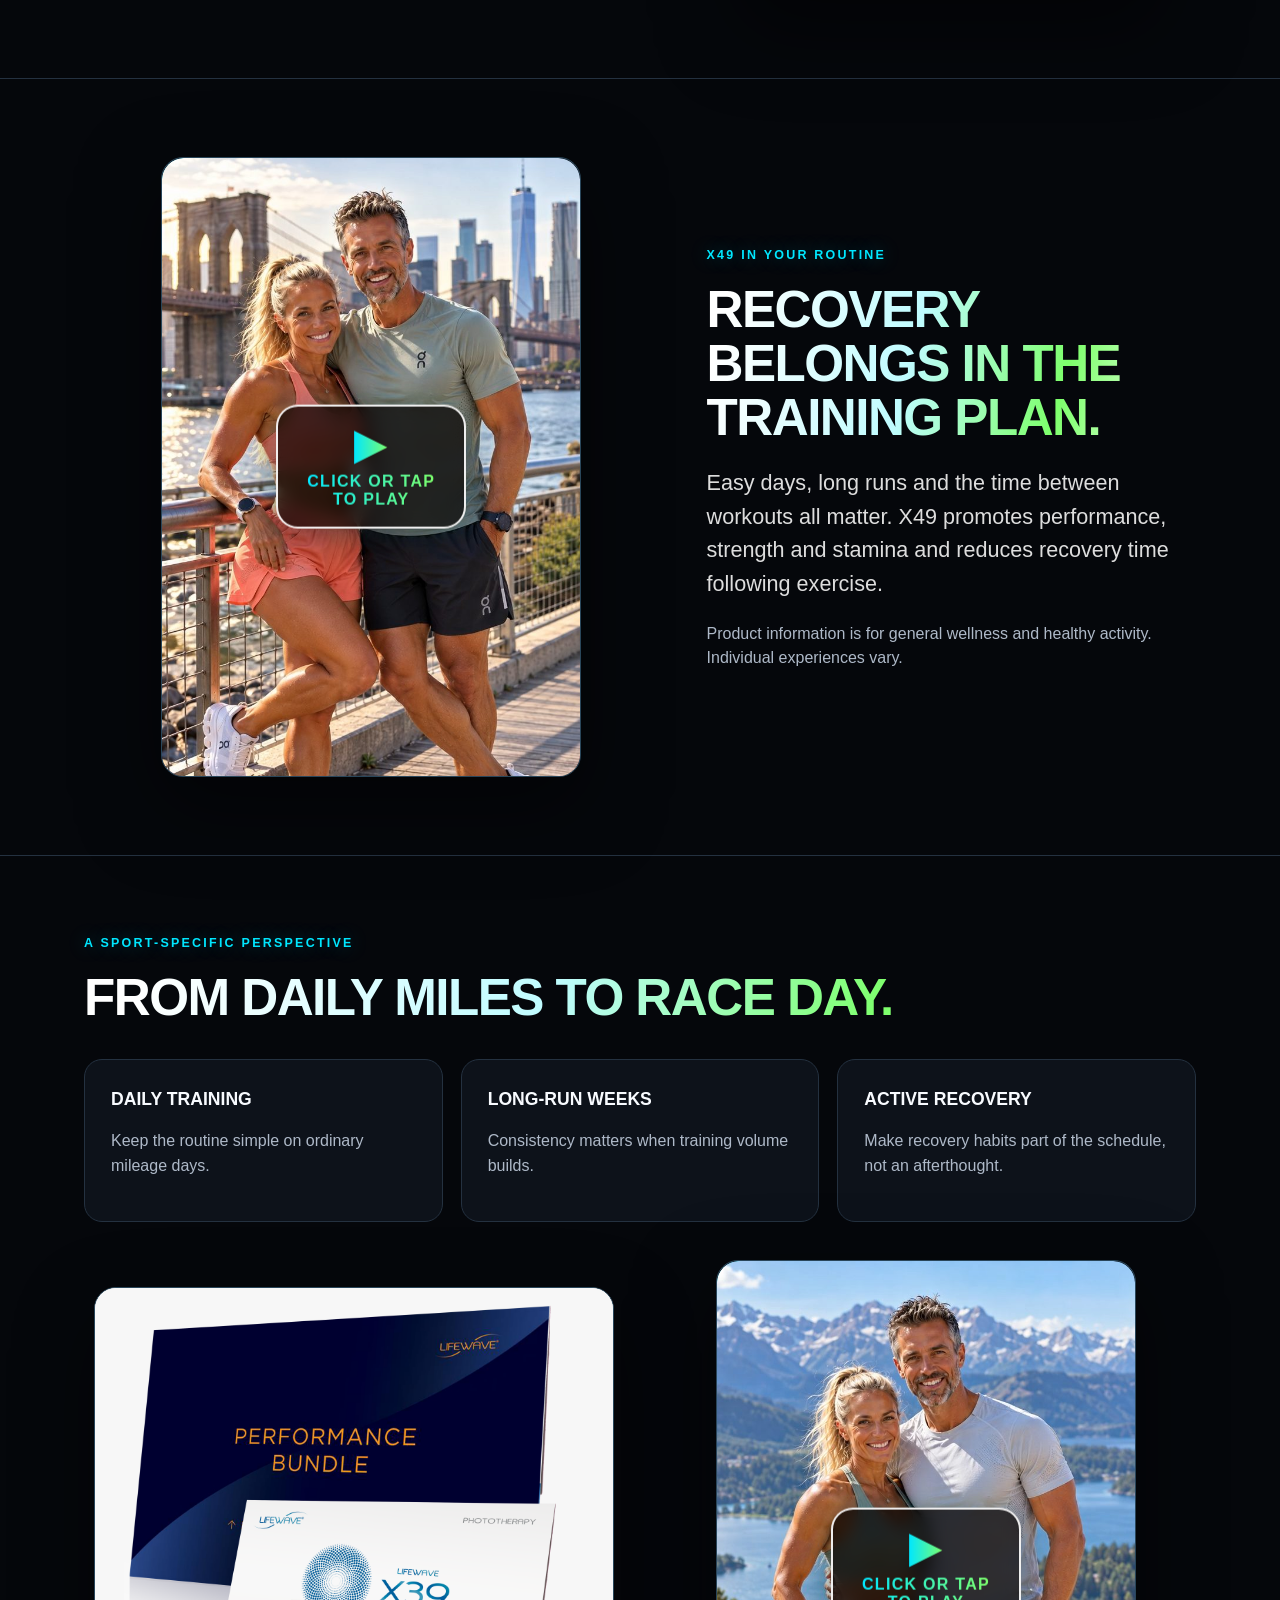
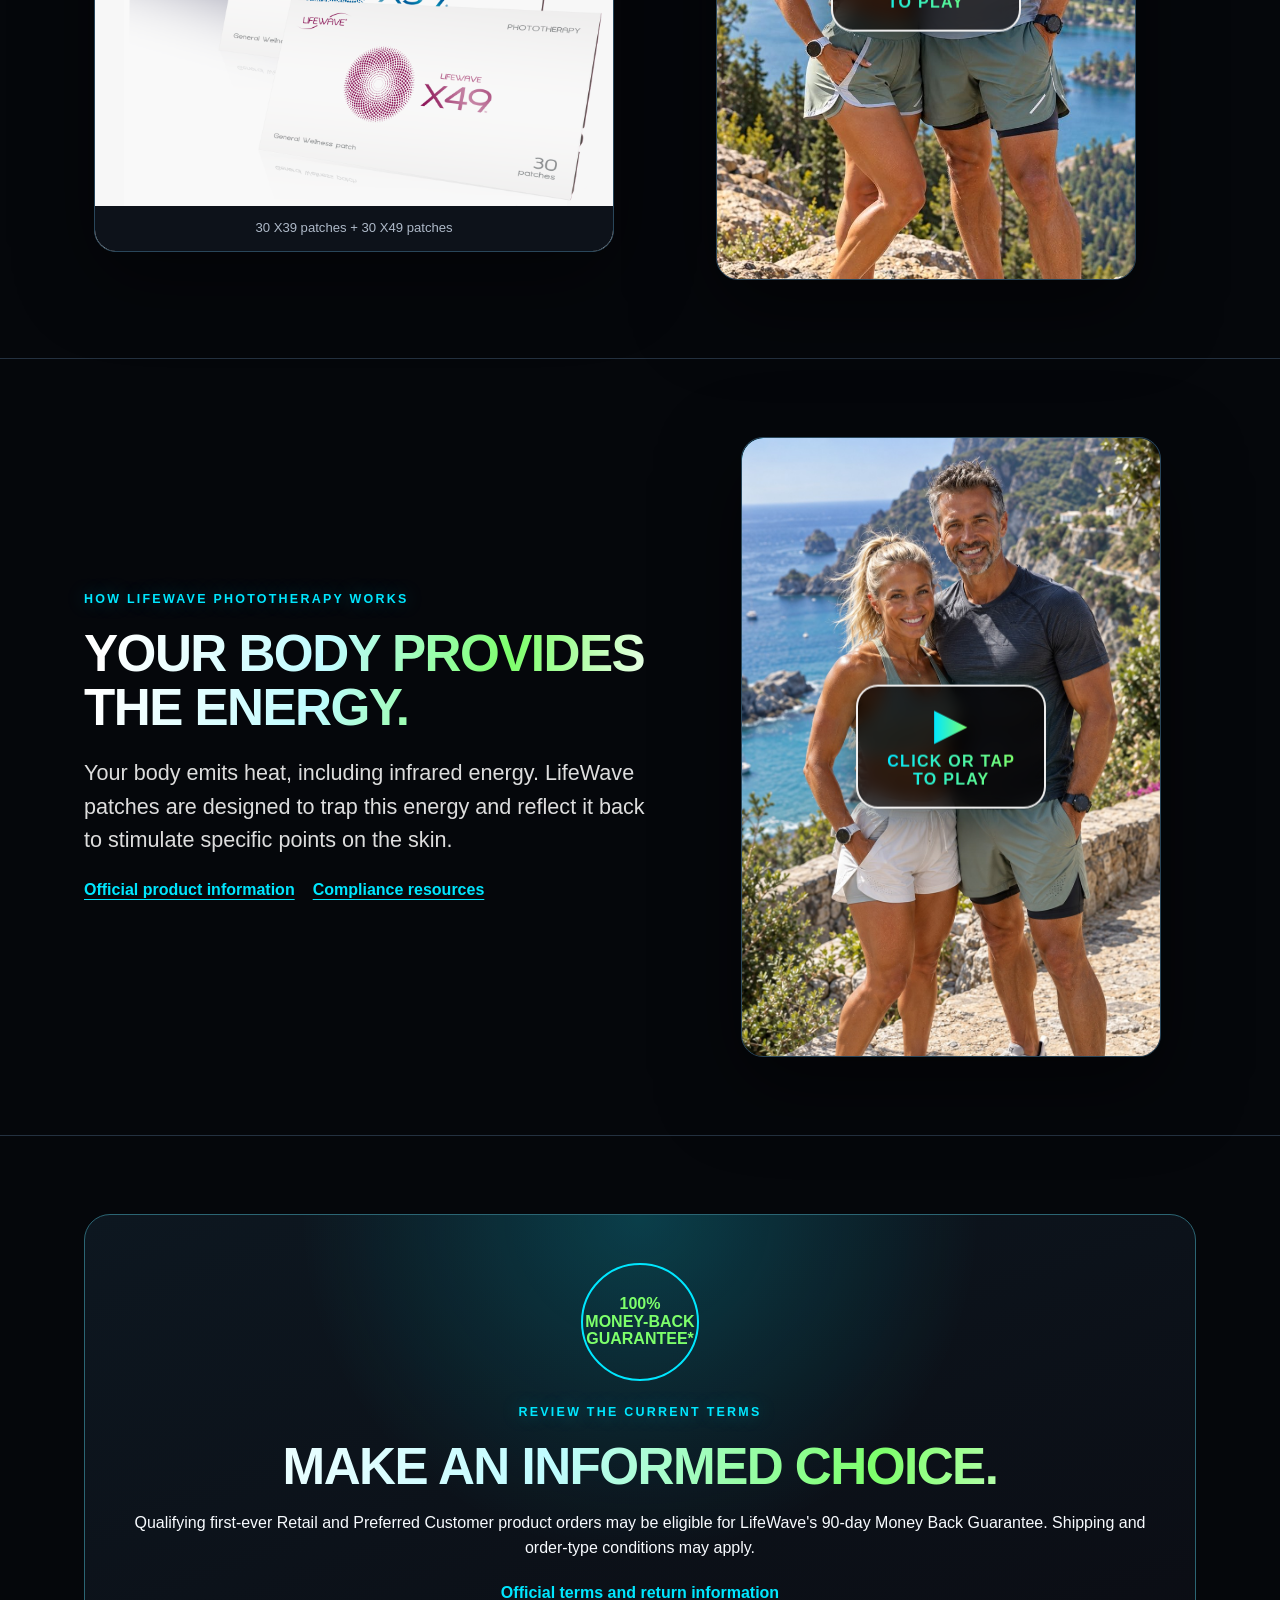
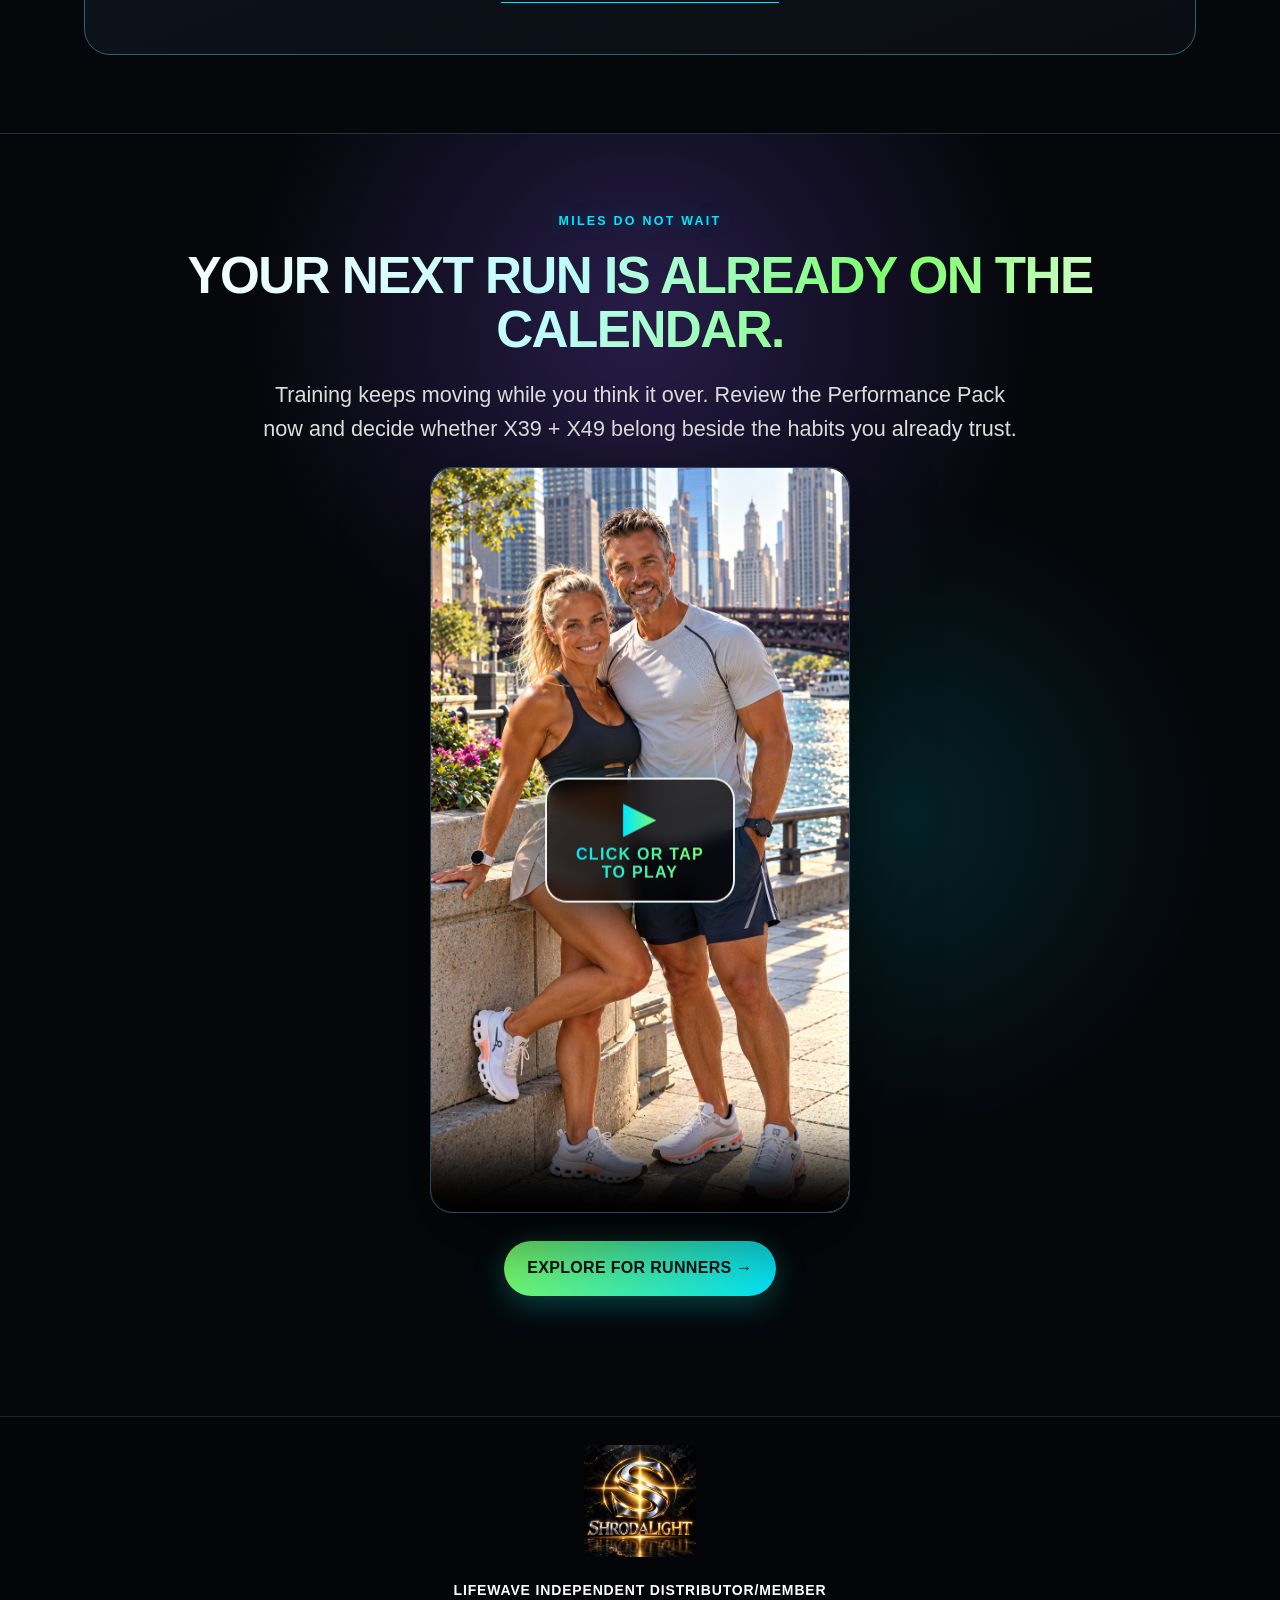
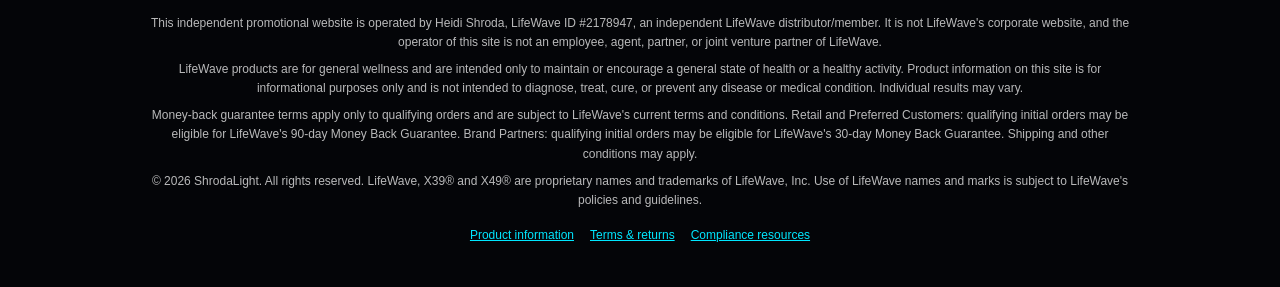
<file: Running.html>
<!DOCTYPE html><html lang="en"><head><meta charset="UTF-8"><meta name="viewport" content="width=device-width,initial-scale=1">
<title>X39 + X49 for Runners | ShrodaLight</title>
<meta name="description" content="Explore LifeWave X39 and X49 for runners focused on exercise performance, strength, stamina and post-exercise recovery.">
<link rel="canonical" href="https://www.shrodalight.com/Running.html">
<link rel="icon" href="Logo1x1.png" type="image/png">
<meta property="og:type" content="website">
<meta property="og:site_name" content="ShrodaLight">
<meta property="og:title" content="X39 + X49 for Runners | ShrodaLight">
<meta property="og:description" content="Explore LifeWave X39 and X49 for runners focused on exercise performance, strength, stamina and post-exercise recovery.">
<meta property="og:url" content="https://www.shrodalight.com/Running.html">
<meta property="og:image" content="https://www.shrodalight.com/Running1.jpg">
<meta name="twitter:card" content="summary_large_image">
<meta name="twitter:title" content="X39 + X49 for Runners | ShrodaLight">
<meta name="twitter:description" content="Explore LifeWave X39 and X49 for runners focused on exercise performance, strength, stamina and post-exercise recovery.">
<meta name="twitter:image" content="https://www.shrodalight.com/Running1.jpg">
<script type="application/ld+json">{"@context":"https://schema.org","@type":"WebPage","name":"X39 + X49 for Runners | ShrodaLight","description":"Explore LifeWave X39 and X49 for runners focused on exercise performance, strength, stamina and post-exercise recovery.","url":"https://www.shrodalight.com/Running.html","isPartOf":{"@type":"WebSite","name":"ShrodaLight","url":"https://www.shrodalight.com/","logo":"https://www.shrodalight.com/Logo1x1.png"}}</script><link rel="stylesheet" href="assets/css/styles.css">
<script src="assets/js/main.js" defer></script></head><body>
<header class="topbar"><div class="wrap nav"><a class="brand" href="index.html" aria-label="ShrodaLight home"><img class="brand-logo" src="LogoWide.png" alt="ShrodaLight" width="1672" height="940"></a><button class="nav-toggle" type="button" aria-label="Open navigation" aria-controls="site-navigation" aria-expanded="false"><span aria-hidden="true"></span><span aria-hidden="true"></span><span aria-hidden="true"></span></button><nav class="navlinks" id="site-navigation" aria-label="Primary navigation">
      <a href="index.html#discover">Fitness</a>
      <a href="index.html#product-videos">Videos</a>
      <a href="Running.html" aria-current="page">Running</a>
      <a href="PersonalTrainer.html">Personal Trainers</a>
      <a href="Golf.html">Golf</a>
      <a href="Pickleball.html">Pickleball</a>
      <a href="Join.html">Join</a>
      <a class="btn" href="https://lifewave.com/2178947/store/product/111121-US-CP?featureProduct=true" target="_blank" rel="noopener">Get the Performance Pack</a>
    </nav></div></header>

<main>
<section class="hero"><div class="wrap hero-grid"><div><div class="eyebrow">Running Performance</div><h1>KEEP MOVING.<br>KEEP CHASING THE NEXT MILE.</h1><p class="lead">The next start line is already getting closer. Explore a routine built for runners who value repeat miles, structured training and consistent recovery habits.</p><div class="actions"><a class="btn" href="https://lifewave.com/2178947/store/product/111121-US-CP?featureProduct=true" target="_blank" rel="noopener">EXPLORE FOR RUNNERS →</a></div></div><div class="video"><video controls playsinline preload="none" poster="Running1.jpg" aria-label="Running 1 video"><source src="Running1.mp4" type="video/mp4"><track src="captions/Running1.vtt" kind="captions" srclang="en" label="English">Your browser does not support the video tag.</video></div></div></section>

<section class="section"><div class="wrap split"><div><div class="eyebrow">X39 in your routine</div><h2>CONSISTENCY STARTS BEFORE THE START LINE.</h2><p class="lead">Running progress is built one session at a time. X39 supports improved exercise performance and improvements in strength and stamina as part of an active lifestyle.</p><p class="muted">Wearable, non-transdermal phototherapy. No drugs or stimulants.</p></div><div class="video"><video controls playsinline preload="none" poster="Running1b.jpg" aria-label="Running 1b video"><source src="Running1b.mp4" type="video/mp4"><track src="captions/Running1b.vtt" kind="captions" srclang="en" label="English">Your browser does not support the video tag.</video></div></div></section>

<section class="section"><div class="wrap split"><div class="video"><video controls playsinline preload="none" poster="Running2.jpg" aria-label="Running 2 video"><source src="Running2.mp4" type="video/mp4"><track src="captions/Running2.vtt" kind="captions" srclang="en" label="English">Your browser does not support the video tag.</video></div><div><div class="eyebrow">X49 in your routine</div><h2>RECOVERY BELONGS IN THE TRAINING PLAN.</h2><p class="lead">Easy days, long runs and the time between workouts all matter. X49 promotes performance, strength and stamina and reduces recovery time following exercise.</p><p class="muted">Product information is for general wellness and healthy activity. Individual experiences vary.</p></div></div></section>

<section class="section"><div class="wrap"><div class="eyebrow">A sport-specific perspective</div><h2>FROM DAILY MILES TO RACE DAY.</h2><div class="cards"><div class="card"><strong>DAILY TRAINING</strong><p class="muted">Keep the routine simple on ordinary mileage days.</p></div><div class="card"><strong>LONG-RUN WEEKS</strong><p class="muted">Consistency matters when training volume builds.</p></div><div class="card"><strong>ACTIVE RECOVERY</strong><p class="muted">Make recovery habits part of the schedule, not an afterthought.</p></div></div><div class="sport-media-row"><figure class="product-visual compact"><img src="X49_X39_USA.png" alt="LifeWave X39 and X49 Performance Bundle packaging" width="3000" height="3000"><figcaption>30 X39 patches + 30 X49 patches</figcaption></figure><div class="video"><video controls playsinline preload="none" poster="Running3.jpg" aria-label="Running 3 video"><source src="Running3.mp4" type="video/mp4"><track src="captions/Running3.vtt" kind="captions" srclang="en" label="English">Your browser does not support the video tag.</video></div></div></div></section>

<section class="section"><div class="wrap split"><div><div class="eyebrow">How LifeWave phototherapy works</div><h2>YOUR BODY PROVIDES THE ENERGY.</h2><p class="lead">Your body emits heat, including infrared energy. LifeWave patches are designed to trap this energy and reflect it back to stimulate specific points on the skin.</p><div class="source-links"><a href="https://lifewave.com/2178947/store/product/111121-US-CP?featureProduct=true" target="_blank" rel="noopener">Official product information</a><a href="https://www.lifewave.com/lifewaveinc/home/compliance" target="_blank" rel="noopener">Compliance resources</a></div></div><div class="video"><video controls playsinline preload="none" poster="Running4.jpg" aria-label="Running 4 video"><source src="Running4.mp4" type="video/mp4"><track src="captions/Running4.vtt" kind="captions" srclang="en" label="English">Your browser does not support the video tag.</video></div></div></section>

<section class="section"><div class="wrap"><div class="guarantee"><div class="seal">100%<br>MONEY-BACK<br>GUARANTEE*</div><div class="eyebrow">Review the current terms</div><h2>MAKE AN INFORMED CHOICE.</h2><p>Qualifying first-ever Retail and Preferred Customer product orders may be eligible for LifeWave's 90-day Money Back Guarantee. Shipping and order-type conditions may apply.</p><div class="source-links centered"><a href="https://www.lifewave.com/lifewaveinc/home/terms-of-use" target="_blank" rel="noopener">Official terms and return information</a></div></div></div></section>

<section class="section final"><div class="wrap"><div class="eyebrow">Miles do not wait</div><h2>YOUR NEXT RUN IS ALREADY ON THE CALENDAR.</h2><p class="lead centered-copy">Training keeps moving while you think it over. Review the Performance Pack now and decide whether X39 + X49 belong beside the habits you already trust.</p><div class="video wide"><video controls playsinline preload="none" poster="Running5.jpg" aria-label="Running 5 video"><source src="Running5.mp4" type="video/mp4"><track src="captions/Running5.vtt" kind="captions" srclang="en" label="English">Your browser does not support the video tag.</video></div><div class="actions centered"><a class="btn" href="https://lifewave.com/2178947/store/product/111121-US-CP?featureProduct=true" target="_blank" rel="noopener">EXPLORE FOR RUNNERS →</a></div></div></section>
</main>
<footer class="compliance-footer">
  <a class="footer-brand" href="index.html" aria-label="ShrodaLight home"><img src="Logo1x1.png" alt="ShrodaLight" width="1254" height="1254" loading="lazy"></a>
  <div class="independent">LifeWave Independent Distributor/Member</div>
  <p>This independent promotional website is operated by Heidi Shroda, LifeWave ID #2178947, an independent LifeWave distributor/member. It is not LifeWave's corporate website, and the operator of this site is not an employee, agent, partner, or joint venture partner of LifeWave.</p>
  <p>LifeWave products are for general wellness and are intended only to maintain or encourage a general state of health or a healthy activity. Product information on this site is for informational purposes only and is not intended to diagnose, treat, cure, or prevent any disease or medical condition. Individual results may vary.</p>
  <p>Money-back guarantee terms apply only to qualifying orders and are subject to LifeWave's current terms and conditions. Retail and Preferred Customers: qualifying initial orders may be eligible for LifeWave's 90-day Money Back Guarantee. Brand Partners: qualifying initial orders may be eligible for LifeWave's 30-day Money Back Guarantee. Shipping and other conditions may apply.</p>
  <p>© 2026 ShrodaLight. All rights reserved. LifeWave, X39® and X49® are proprietary names and trademarks of LifeWave, Inc. Use of LifeWave names and marks is subject to LifeWave's policies and guidelines.</p>
  <p class="resource-links"><a href="https://lifewave.com/2178947/store/product/111121-US-CP?featureProduct=true" target="_blank" rel="noopener">Product information</a><a href="https://www.lifewave.com/lifewaveinc/home/terms-of-use" target="_blank" rel="noopener">Terms &amp; returns</a><a href="https://www.lifewave.com/lifewaveinc/home/compliance" target="_blank" rel="noopener">Compliance resources</a></p>
</footer>

</body></html>
</file>
<file: assets/css/styles.css>
:root{
  --bg:#05070b;--panel:#0d121a;--panel2:#121a25;--text:#f8fbff;--muted:#aeb9c8;
  --gold:#00e7ff;--gold2:#7dff6b;--line:#243140;--max:1160px;
  --electric:#00e7ff;--lime:#7dff6b;--violet:#8b5cff;--hot:#ff3d81
}
*{box-sizing:border-box}html{scroll-behavior:smooth}body{margin:0;background:var(--bg);color:var(--text);font-family:Arial,Helvetica,sans-serif;line-height:1.55}
a{color:inherit}.wrap{max-width:var(--max);margin:auto;padding:0 24px}.section{padding:78px 0;border-top:1px solid var(--line)}
.eyebrow{letter-spacing:.18em;text-transform:uppercase;color:var(--gold2);font-size:.78rem;font-weight:800}
h1,h2,h3{line-height:1.05;margin:.35em 0}.hero h1{font-size:clamp(2.8rem,7vw,6.4rem);letter-spacing:-.04em}.section h2{font-size:clamp(2rem,4vw,4rem);letter-spacing:-.03em}
.lead{font-size:clamp(1.08rem,2vw,1.35rem);color:#ddd;max-width:760px}.muted{color:var(--muted)}
.topbar{position:sticky;top:0;z-index:20;background:rgba(7,7,7,.92);backdrop-filter:blur(12px);border-bottom:1px solid var(--line)}
.nav{height:70px;display:flex;align-items:center;justify-content:space-between;gap:20px}.brand{display:flex;align-items:center;flex:0 0 auto;height:64px}.brand-logo{display:block;width:auto;height:60px;object-fit:contain}
.navlinks{display:flex;gap:18px;align-items:center;font-size:.92rem}.navlinks a{text-decoration:none;color:#ddd}
.btn{display:inline-block;border:0;border-radius:999px;padding:15px 23px;background:linear-gradient(110deg,var(--lime),var(--electric));color:#031014;text-decoration:none;font-weight:900;letter-spacing:.02em;box-shadow:0 10px 34px rgba(0,231,255,.22),0 0 28px rgba(125,255,107,.10)}
.btn.secondary{background:transparent;color:var(--text);border:1px solid #555;box-shadow:none}.hero{min-height:88vh;display:grid;align-items:center;background:radial-gradient(circle at 82% 12%,rgba(139,92,255,.30) 0,transparent 30%),radial-gradient(circle at 20% 30%,rgba(0,231,255,.16) 0,transparent 34%),linear-gradient(180deg,#08101a,#05070b)}
.hero-grid,.split{display:grid;grid-template-columns:1.08fr .92fr;gap:48px;align-items:center}.actions{display:flex;gap:12px;flex-wrap:wrap;margin-top:28px}
.video{aspect-ratio:9/16;max-height:620px;margin:auto;background:linear-gradient(145deg,#101b27,#080c12);border:1px solid #29465a;border-radius:22px;display:grid;place-items:center;overflow:hidden;box-shadow:0 28px 80px rgba(0,0,0,.5)}
.video span{font-size:clamp(1.8rem,5vw,4rem);font-weight:900;color:#777;letter-spacing:.08em}
.video.wide{aspect-ratio:16/9;max-height:none;max-width:760px}.cards{display:grid;grid-template-columns:repeat(3,1fr);gap:18px;margin-top:34px}
.card{background:var(--panel);border:1px solid var(--line);border-radius:18px;padding:26px}.card strong{display:block;font-size:1.1rem;margin-bottom:8px}
.statement{text-align:center;padding:42px 24px;background:linear-gradient(135deg,rgba(0,231,255,.12),rgba(139,92,255,.13),rgba(255,61,129,.08));border:1px solid #2d5365;border-radius:22px}
.statement h3{font-size:clamp(1.8rem,4vw,3.6rem)}.steps{counter-reset:s;display:grid;grid-template-columns:repeat(3,1fr);gap:18px}
.step{background:var(--panel);border:1px solid var(--line);border-radius:18px;padding:28px}.step:before{counter-increment:s;content:"0" counter(s);color:var(--gold);font-weight:900}
.guarantee{background:radial-gradient(circle at 50% 0,rgba(0,231,255,.20) 0,transparent 48%),linear-gradient(160deg,#0d1720,#0b0d14);text-align:center;border:1px solid #2b6573;border-radius:26px;padding:48px 26px}
.guarantee .seal{width:118px;height:118px;border:2px solid var(--electric);border-radius:50%;display:grid;place-items:center;margin:0 auto 22px;color:var(--gold2);font-weight:900;line-height:1.1}
.faq details{background:var(--panel);border:1px solid var(--line);border-radius:14px;padding:18px 20px;margin:10px 0}.faq summary{cursor:pointer;font-weight:800}
.final{text-align:center;background:radial-gradient(circle at 50% 15%,rgba(139,92,255,.25) 0,transparent 32%),radial-gradient(circle at 70% 55%,rgba(0,231,255,.12) 0,transparent 28%)}footer{padding:35px 0 55px;color:#8f8f8f;font-size:.84rem;border-top:1px solid var(--line)}
.disclaimer{font-size:.78rem;color:#8f8f8f;max-width:900px;margin:22px auto 0}.pill{display:inline-block;border:1px solid #2e6b78;color:var(--lime);padding:8px 13px;border-radius:999px;font-size:.8rem;font-weight:800;margin:4px}
@media(max-width:800px){.hero-grid,.split{grid-template-columns:1fr}.cards,.steps{grid-template-columns:1fr}.navlinks a:not(.btn){display:none}.hero{padding:48px 0}.section{padding:58px 0}.video{max-height:560px}}

.hero h1,.section h2{background:linear-gradient(105deg,#ffffff 5%,#bffcff 42%,#7dff6b 72%,#ffffff 100%);-webkit-background-clip:text;background-clip:text;color:transparent}
.eyebrow{color:var(--electric);text-shadow:0 0 18px rgba(0,231,255,.35)}
.card,.step,.video,.guarantee{transition:transform .25s ease,border-color .25s ease,box-shadow .25s ease}
.card:hover,.step:hover{transform:translateY(-4px);border-color:#3d7085;box-shadow:0 14px 45px rgba(0,231,255,.09)}
.video{position:relative}
.video:before{content:"";position:absolute;inset:0;border-radius:inherit;padding:1px;background:linear-gradient(135deg,var(--electric),transparent 38%,var(--violet) 70%,var(--hot));-webkit-mask:linear-gradient(#000 0 0) content-box,linear-gradient(#000 0 0);-webkit-mask-composite:xor;mask-composite:exclude;pointer-events:none}
.video span{background:linear-gradient(90deg,var(--electric),var(--lime));-webkit-background-clip:text;background-clip:text;color:transparent}
.btn{transition:transform .2s ease,filter .2s ease}
.btn:hover{transform:translateY(-2px) scale(1.02);filter:brightness(1.08)}
.topbar{box-shadow:0 8px 30px rgba(0,0,0,.35)}
::selection{background:var(--electric);color:#031014}

.video video{
  width:100%;
  height:100%;
  display:block;
  object-fit:cover;
  border-radius:inherit;
  position:relative;
  z-index:1;
  background:#000;
}


/* Exact 9:16 vertical video treatment */
.video,
.video.wide {
  width: min(100%, 420px);
  aspect-ratio: 9 / 16 !important;
  min-height: 0 !important;
  height: auto !important;
  margin-left: auto;
  margin-right: auto;
  overflow: hidden;
}
.video video,
.video.wide video {
  width: 100% !important;
  height: 100% !important;
  aspect-ratio: 9 / 16;
  object-fit: cover;
  display: block;
  border-radius: inherit;
  background: #000;
}
@media (max-width: 600px) {
  .video,
  .video.wide {
    width: min(100%, 360px);
  }
}



/* Large click/tap-to-play overlay */
.video { position: relative; }
.big-play-button {
  position: absolute;
  z-index: 30;
  left: 50%;
  top: 50%;
  transform: translate(-50%, -50%);
  display: flex;
  flex-direction: column;
  align-items: center;
  justify-content: center;
  gap: 8px;
  min-width: 190px;
  min-height: 116px;
  padding: 18px 26px;
  border: 2px solid rgba(255,255,255,.92);
  border-radius: 22px;
  background: rgba(0,0,0,.72);
  color: #fff;
  font: inherit;
  font-weight: 900;
  letter-spacing: .055em;
  text-align: center;
  cursor: pointer;
  box-shadow: 0 14px 42px rgba(0,0,0,.48), 0 0 26px rgba(40,220,255,.18);
  backdrop-filter: blur(8px);
  -webkit-backdrop-filter: blur(8px);
}
.big-play-button .play-icon {
  font-size: 40px;
  line-height: 1;
}
.big-play-button .play-label {
  font-size: 16px;
  line-height: 1.15;
}
.big-play-button:hover {
  transform: translate(-50%, -50%) scale(1.04);
  background: rgba(0,0,0,.86);
}
.big-play-button:focus-visible {
  outline: 3px solid #fff;
  outline-offset: 4px;
}
@media (max-width:600px) {
  .big-play-button {
    min-width: 170px;
    min-height: 106px;
    padding: 16px 20px;
  }
  .big-play-button .play-icon { font-size: 36px; }
  .big-play-button .play-label { font-size: 14px; }
}


/* LifeWave relationship and compliance disclosure */
.compliance-footer{
  border-top:1px solid rgba(255,255,255,.12);
  margin-top:42px;
  padding:28px 20px 34px;
  background:rgba(0,0,0,.28);
  color:rgba(255,255,255,.72);
  font-size:12px;
  line-height:1.6;
  text-align:center;
}
.compliance-footer .independent{
  color:#fff;
  font-size:14px;
  font-weight:900;
  letter-spacing:.06em;
  text-transform:uppercase;
  margin-bottom:12px;
}
.compliance-footer p{
  max-width:980px;
  margin:8px auto;
}

/* Mobile page navigation */
@media (max-width:800px) {
  .nav { height:auto; flex-direction:column; align-items:stretch; padding:12px 0 10px; }
  .brand { text-align:center; }
  .navlinks { overflow-x:auto; padding:2px 0 7px; scrollbar-width:thin; }
  .navlinks a, .navlinks a:not(.btn) { display:inline-flex; flex:0 0 auto; white-space:nowrap; }
  .navlinks .btn { padding:10px 14px; }
}

/* Accessible responsive navigation */
.brand { text-decoration:none; }
.nav-toggle {
  display:none;
  width:44px;
  height:44px;
  padding:10px;
  border:1px solid #365062;
  border-radius:8px;
  background:#0d121a;
  color:var(--text);
  cursor:pointer;
}
.nav-toggle span {
  display:block;
  width:100%;
  height:2px;
  margin:4px 0;
  background:currentColor;
}
.navlinks a[aria-current="page"] { color:var(--lime); }
.product-cards { grid-template-columns:1fr 1fr; }
@media (max-width:800px) {
  .nav {
    height:auto;
    display:grid;
    grid-template-columns:minmax(0,1fr) auto;
    align-items:center;
    padding:10px 0;
  }
  .brand { text-align:left; }
  .nav-toggle { display:block; justify-self:end; }
  .navlinks {
    display:none;
    grid-column:1 / -1;
    flex-direction:column;
    align-items:stretch;
    gap:2px;
    overflow:visible;
    padding:10px 0 2px;
  }
  .navlinks.is-open { display:flex; }
  .navlinks a,
  .navlinks a:not(.btn) {
    display:flex;
    width:100%;
    padding:11px 12px;
    justify-content:flex-start;
    white-space:normal;
  }
  .navlinks .btn {
    justify-content:center;
    margin-top:6px;
    padding:12px 14px;
  }
  .product-cards { grid-template-columns:1fr; }
}

/* Shared accessibility, product, and source-link enhancements */
.navlinks a.btn { color:#031014; }
.navlinks a.btn:hover,
.navlinks a.btn:focus-visible { color:#031014; }
a:focus-visible,
button:focus-visible,
summary:focus-visible {
  outline:3px solid var(--lime);
  outline-offset:4px;
}
.product-visual {
  margin:0;
  overflow:hidden;
  border:1px solid #29465a;
  border-radius:22px;
  background:#fff;
  box-shadow:0 28px 80px rgba(0,0,0,.42);
}
.product-visual img { width:100%; height:auto; display:block; object-fit:contain; }
.product-visual figcaption {
  padding:12px 16px;
  background:#0d121a;
  color:var(--muted);
  font-size:.82rem;
  text-align:center;
}
.product-visual.compact { width:min(100%,520px); justify-self:center; }
.source-links { display:flex; flex-wrap:wrap; gap:10px 18px; margin-top:20px; }
.source-links a { color:var(--electric); font-weight:800; text-underline-offset:4px; }
.source-links.centered { justify-content:center; }
.centered { justify-content:center; }
.centered-copy { margin-left:auto; margin-right:auto; }
.pack-cards { max-width:850px; margin:32px auto 0; }
.audience-cards { grid-template-columns:repeat(2,1fr); }
.sport-media-row { display:grid; grid-template-columns:1fr 1fr; gap:32px; align-items:center; margin-top:38px; }
.compact-steps { grid-template-columns:1fr; margin-top:24px; }
.product-education { background:#080c12; }
.product-library { display:grid; gap:72px; margin-top:46px; }
.product-resource {
  display:grid;
  grid-template-columns:minmax(0,.82fr) minmax(0,1.18fr);
  gap:48px;
  align-items:center;
  padding-top:48px;
  border-top:1px solid var(--line);
}
.product-resource:first-child { border-top-color:#236d92; }
.product-resource.product-x49 { border-top-color:#8f3158; }
.product-resource.reverse { grid-template-columns:minmax(0,1.18fr) minmax(0,.82fr); }
.product-resource.reverse .product-copy { order:2; }
.product-resource.reverse .product-media { order:1; }
.product-copy h3 { margin:.35em 0 .65em; font-size:2rem; }
.product-points { margin:22px 0 0; padding-left:20px; color:var(--muted); }
.product-points li { margin:8px 0; }
.product-video,
.video.product-video {
  width:100%;
  max-width:none;
  max-height:none;
  aspect-ratio:16 / 9 !important;
  border-radius:8px;
}
.product-video video,
.video.product-video video {
  width:100% !important;
  height:100% !important;
  aspect-ratio:16 / 9 !important;
  object-fit:contain;
}
.media-note { margin:12px 0 0; color:var(--muted); font-size:.88rem; text-align:center; }
.document-link { border-color:#3d7085; }
.product-resource-note { max-width:900px; margin:40px auto 0; text-align:center; }
.compliance-footer .resource-links { margin-top:16px; }
.compliance-footer .resource-links a { color:var(--electric); margin:0 8px; }
.footer-brand { display:block; width:112px; margin:0 auto 22px; }
.footer-brand img { display:block; width:100%; height:auto; border-radius:8px; }
@media (max-width:800px) {
  .audience-cards,
  .sport-media-row,
  .product-resource { grid-template-columns:1fr; }
  .product-resource.reverse { grid-template-columns:1fr; }
  .product-resource { gap:28px; padding-top:38px; }
  .product-resource.reverse .product-copy,
  .product-resource.reverse .product-media { order:initial; }
  .product-copy h3 { font-size:1.7rem; }
  .brand { height:56px; }
  .brand-logo { height:52px; }
  .footer-brand { width:92px; }
}
@media (prefers-reduced-motion:reduce) {
  html { scroll-behavior:auto; }
  *, *::before, *::after { transition-duration:.01ms !important; animation-duration:.01ms !important; }
}
</file>
